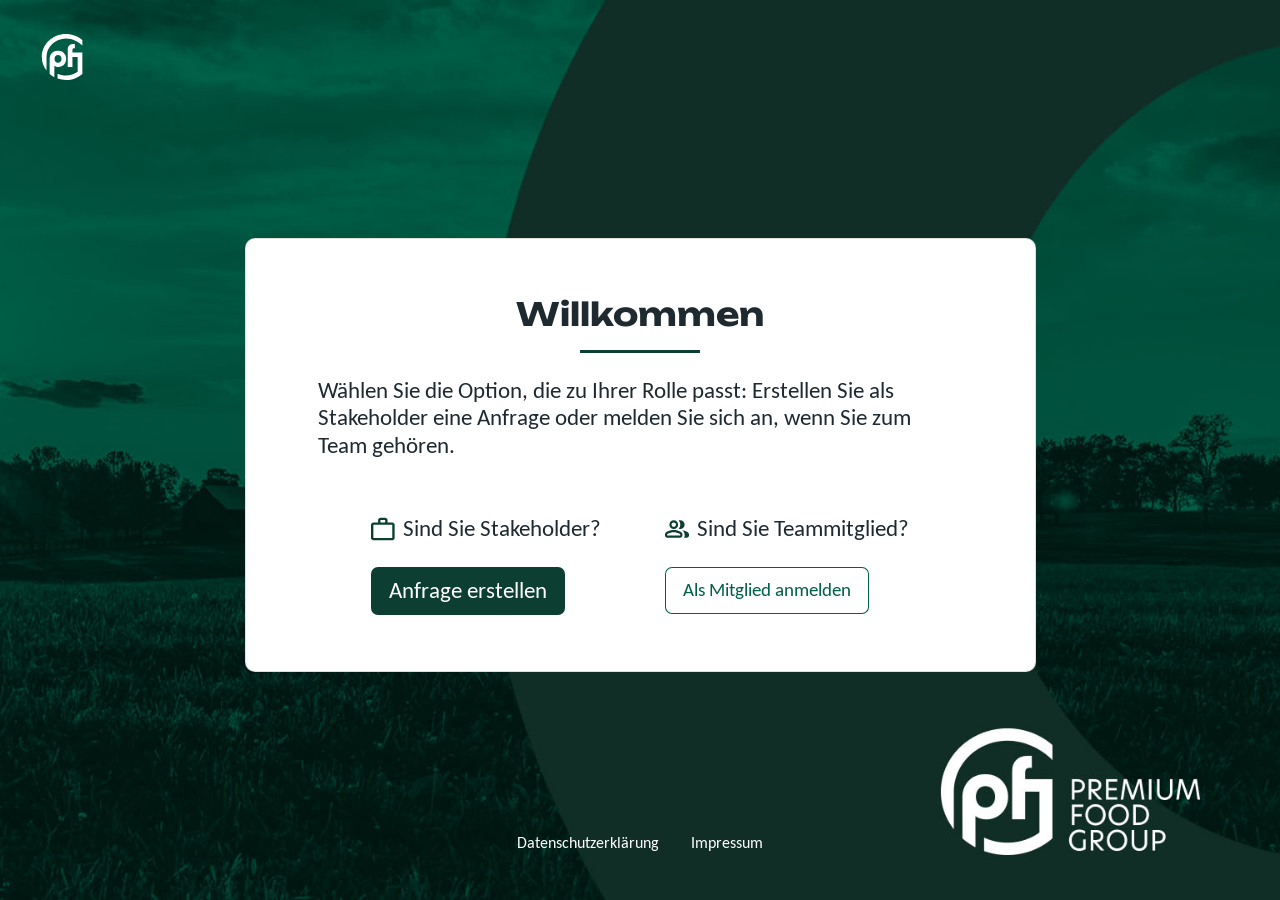
<file: index.html>
<!DOCTYPE html>
<html lang="de">
<head>
  <meta charset="utf-8">
  <meta name="viewport" content="width=device-width, initial-scale=1">
  <title>PFG Issue Collector · Willkommen</title>
  <meta name="description" content="Wählen Sie Ihre Rolle: Stellen Sie als Stakeholder eine Feature-Anfrage oder melden Sie sich als Teammitglied an.">
  <link rel="icon" href="/assets/logos/pfg-favicon.svg" type="image/svg+xml">
  <link rel="stylesheet" href="/assets/fonts/fonts.css">
  <link rel="stylesheet" href="/css/core/tokens.css">
  <link rel="stylesheet" href="/css/landing/base.css">
  <link rel="stylesheet" href="/css/landing/components.css">
  <link rel="stylesheet" href="/css/landing/pages.css">
</head>
<body>
  <main class="welcome-page">
    <div class="welcome-page__splash" aria-hidden="true"></div>
    <img class="welcome-page__logo" src="/assets/logos/join-logo-splash.svg"
         alt="" width="64" height="78">
    <div class="welcome-page__content">
      <p class="welcome-page__signup">
        <span>Noch kein Konto?</span>
        <a href="/html/pages/sign-up.html" class="text-button text-button--on-dark" data-label="Registrieren">Registrieren</a>
      </p>

      <section class="welcome-card" aria-labelledby="welcome-title">
        <div class="welcome-card__intro">
          <h1 class="welcome-card__title" id="welcome-title">
            Willkommen
            <hr class="welcome-card__rule">
          </h1>
          <p class="welcome-card__lead">
            Wählen Sie die Option, die zu Ihrer Rolle passt: Erstellen Sie als Stakeholder
            eine Anfrage oder melden Sie sich an, wenn Sie zum Team gehören.
          </p>
        </div>

        <div class="welcome-card__options">
          <div class="role-option">
            <p class="role-option__prompt">
              <img src="/assets/icons/stakeholder-work.svg" alt="">
              Sind Sie Stakeholder?
            </p>
            <a class="button button--role" href="/html/pages/request.html">Anfrage erstellen</a>
          </div>

          <div class="role-option">
            <p class="role-option__prompt">
              <img src="/assets/icons/team-member.svg" alt="">
              Sind Sie Teammitglied?
            </p>
            <a class="button button--role-secondary" href="/html/pages/login.html">Als Mitglied anmelden</a>
          </div>
        </div>
      </section>
    </div>

    <nav class="welcome-page__footer" aria-label="Rechtliches">
      <a class="text-button text-button--on-dark" href="/html/pages/privacy-policy.html" data-label="Datenschutzerklärung">Datenschutzerklärung</a>
      <a class="text-button text-button--on-dark" href="/html/pages/legal-notice.html" data-label="Impressum">Impressum</a>
    </nav>
  </main>
</body>
</html>
</file>
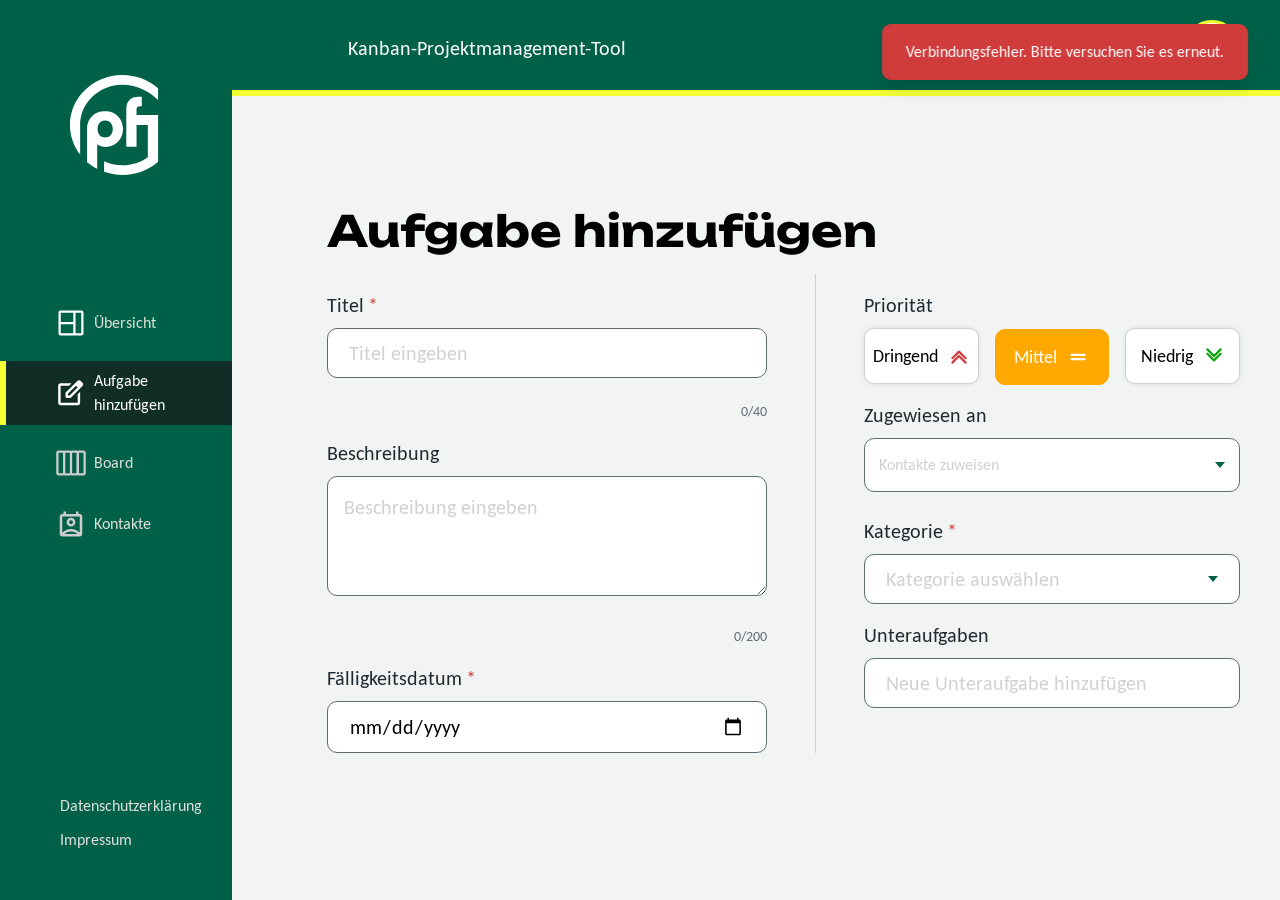
<file: html/pages/add-task.html>
<!DOCTYPE html>
<html lang="de">
  <head>
    <meta charset="UTF-8" />
    <meta name="viewport" content="width=device-width, initial-scale=1.0" />
    <title>PFG Issue Collector · Aufgabe hinzufügen</title>
    <link rel="icon" href="/assets/logos/pfg-favicon.svg" type="image/svg+xml" />
    <link rel="stylesheet" href="/assets/fonts/fonts.css" />
    <link rel="stylesheet" href="/css/core/tokens.css" />
    <link rel="stylesheet" href="/css/core/variables.css" />
    <link rel="stylesheet" href="/css/core/base.css" />
    <link rel="stylesheet" href="/css/components/index.css" />
    <link rel="stylesheet" href="/css/pages/add-task.css" />
  </head>

  <body class="addtask-page">
    <div class="app-shell">
      <aside id="nav-bar-placeholder"></aside>
      <div class="page-column">
        <div id="header-placeholder"></div>
        <!-- content starts here -->
        <main class="content">
        <h1 class="addtask-page-title">Aufgabe hinzufügen</h1>
         <form id="add-task-form" class="addtask-form" novalidate>
  <!-- status preset from board -->
  <input type="hidden" id="task-status-preset" value="triage" />
  <input type="hidden" id="task-category-value" value="" />

  <div class="addtask-grid">
    <div>
      <label>Titel<span class="req">*</span></label>
      <input id="task-title" type="text" placeholder="Titel eingeben" maxlength="40" />
      <div class="field-error" id="task-title-error"></div>
      <div class="field-counter" id="task-title-counter">0/40</div>
      
      <label>Beschreibung</label>
      <textarea id="task-description" placeholder="Beschreibung eingeben" maxlength="200"></textarea>
      <div class="field-error" id="task-description-error"></div>
      <div class="field-counter" id="task-description-counter">0/200</div>

      <label>Fälligkeitsdatum<span class="req">*</span></label>
      <input id="task-due-date" type="date" />
    </div>

    <div>
      <label>Priorität</label>
      <div class="prio-row">
        <button type="button" class="prio-btn" data-prio="urgent">
          <span class="prio-label">Dringend</span>
          <svg class="prio-icon" viewBox="0 0 20 16" aria-hidden="true">
            <path d="M4 10L10 4L16 10" fill="none" stroke="currentColor" stroke-width="2" stroke-linecap="round" stroke-linejoin="round" />
            <path d="M4 14L10 8L16 14" fill="none" stroke="currentColor" stroke-width="2" stroke-linecap="round" stroke-linejoin="round" />
          </svg>
        </button>
        <button type="button" class="prio-btn is-active" data-prio="medium">
          <span class="prio-label">Mittel</span>
          <svg class="prio-icon" viewBox="0 0 20 16" aria-hidden="true">
            <path d="M4 6H16" fill="none" stroke="currentColor" stroke-width="2" stroke-linecap="round" />
            <path d="M4 10H16" fill="none" stroke="currentColor" stroke-width="2" stroke-linecap="round" />
          </svg>
        </button>
        <button type="button" class="prio-btn" data-prio="low">
          <span class="prio-label">Niedrig</span>
          <svg class="prio-icon" viewBox="0 0 20 16" aria-hidden="true">
            <path d="M4 2L10 8L16 2" fill="none" stroke="currentColor" stroke-width="2" stroke-linecap="round" stroke-linejoin="round" />
            <path d="M4 6L10 12L16 6" fill="none" stroke="currentColor" stroke-width="2" stroke-linecap="round" stroke-linejoin="round" />
          </svg>
        </button>
      </div>

      <label>Zugewiesen an</label>
      <div class="dropdown dropdown--select assigned-dropdown" id="assigned-dropdown">
        <div
          class="dropdown-toggle"
          data-assigned-toggle
          role="button"
          tabindex="0"
          aria-haspopup="listbox"
          aria-expanded="false"
        >
          <input
            type="text"
            class="assigned-input"
            data-assigned-input
            placeholder="Kontakte zuweisen"
            aria-label="Kontakte suchen"
            autocomplete="off"
          />
          <span class="dropdown-caret" aria-hidden="true"></span>
        </div>
        <div class="dropdown-menu" data-assigned-menu hidden></div>
      </div>
      <div class="assigned-selected" data-assigned-avatars hidden></div>

      <label>Kategorie<span class="req">*</span></label>
      <div class="dropdown dropdown--select" id="category-dropdown">
        <button
          type="button"
          class="dropdown-toggle"
          data-category-toggle
          aria-haspopup="listbox"
          aria-expanded="false"
        >
          <span class="dropdown-placeholder" data-category-value>Kategorie auswählen</span>
          <span class="dropdown-caret" aria-hidden="true"></span>
        </button>
        <div class="dropdown-menu" data-category-menu hidden>
          <button
            type="button"
            class="dropdown-item"
            data-category-item
            data-value="userstory"
            data-label="User Story"
          >
            User Story
          </button>
          <button
            type="button"
            class="dropdown-item"
            data-category-item
            data-value="technical"
            data-label="Technische Aufgabe"
          >
            Technische Aufgabe
          </button>
        </div>
      </div>

      <label>Unteraufgaben</label>
  <div class="subtask-row">
    <div class="subtask-input-actions">
      <button
        type="button"
        class="subtask-input-action"
        data-subtask-input-action="clear"
        aria-label="Unteraufgabe leeren"
      >
        <img src="/assets/img/icons/delete.svg" alt="" aria-hidden="true" />
      </button>
      <button
        type="button"
        class="subtask-input-action"
        data-subtask-input-action="save"
        aria-label="Unteraufgabe speichern"
      >
        <img src="/assets/img/icons/done.svg" alt="" aria-hidden="true" />
      </button>
    </div>
    <input id="subtask-input" type="text" placeholder="Neue Unteraufgabe hinzufügen" maxlength="30" />
  </div>
      <div class="field-error" id="subtask-error"></div>
      <div id="subtask-list"></div>
    </div>
  </div>

  <div id="add-task-form-msg" class="form-msg" aria-live="polite"></div>

  <div class="addtask-footer">
    <p class="req-note"><span class="req">*</span>Pflichtfeld</p>
    <button type="button" id="clear-btn">
      <span class="btn-label">Zurücksetzen</span>
      <svg class="btn-icon" viewBox="0 0 16 16" aria-hidden="true">
        <path d="M4 4L12 12M12 4L4 12" fill="none" stroke="currentColor" stroke-width="2" stroke-linecap="round" />
      </svg>
    </button>
    <button type="submit" id="create-btn">
      <span class="btn-label">Aufgabe erstellen</span>
      <svg class="btn-icon" viewBox="0 0 16 16" aria-hidden="true">
        <path d="M3 8L6 11L13 4" fill="none" stroke="currentColor" stroke-width="2" stroke-linecap="round" stroke-linejoin="round" />
      </svg>
    </button>
  </div>
</form>



        
                </main>

        <!-- content ends here -->
      </div>
    </div>
    <script src="/js/core/constants.js"></script>
    <script src="/js/core/data-utils.js"></script>
    <script src="/js/core/ui-utils.js"></script>
    <script src="/js/core/confirm-overlay.js"></script>
    <script src="/js/core/toast.js"></script>
    <script src="/js/core/auth-service.js"></script>
    <script src="/js/core/firebase-service.js"></script>
    <script src="/js/templates/components-templates.js"></script>
    <script src="/js/components/components.js"></script>
    <script src="/js/features/board/add-task-form-state.js"></script>
    <script src="/js/features/board/add-task-form-categories.js"></script>
    <script src="/js/features/board/add-task-form-assigned-data.js"></script>
    <script src="/js/features/board/add-task-form-assigned-ui.js"></script>
    <script src="/js/features/board/add-task-form-assigned.js"></script>
    <script src="/js/features/board/add-task-form-subtasks-render.js"></script>
    <script src="/js/features/board/add-task-form-subtasks-edit.js"></script>
    <script src="/js/features/board/add-task-form-subtasks-events.js"></script>
    <script src="/js/features/board/add-task-form-subtasks-normalize.js"></script>
    <script src="/js/features/board/add-task-form-subtasks-main.js"></script>
    <script src="/js/features/board/add-task-form-submit-counters.js"></script>
    <script src="/js/features/board/add-task-form-submit-ui.js"></script>
    <script src="/js/features/board/add-task-form-submit-validation.js"></script>
    <script src="/js/features/board/add-task-form-submit.js"></script>
    <script src="/js/features/add-task/task-utils.js"></script>
    <script src="/js/features/add-task/add-task.js"></script>
  </body>
</html>
</file>
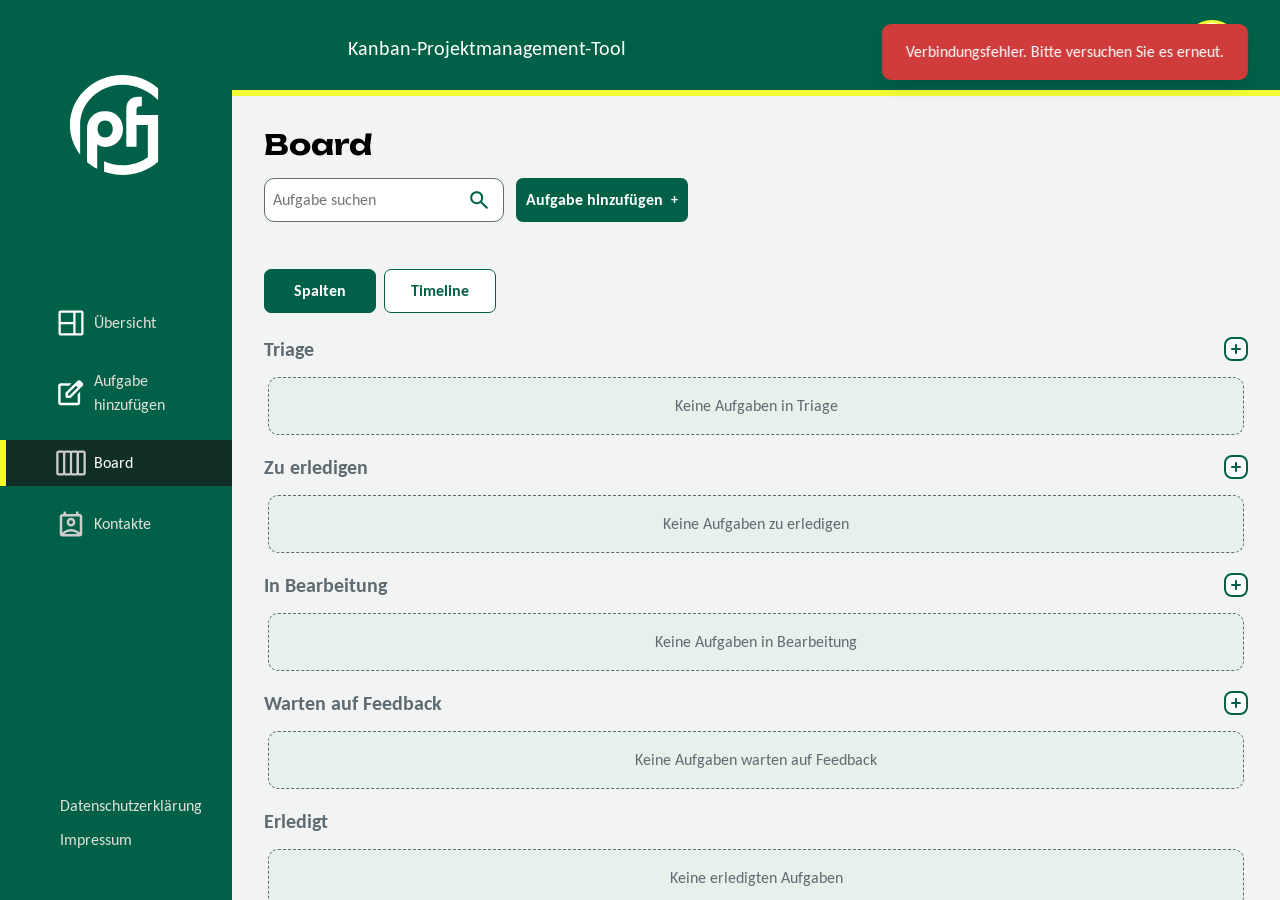
<file: html/pages/board.html>
<!doctype html>
<html lang="de">
  <head>
    <meta charset="UTF-8" />
    <meta name="viewport" content="width=device-width, initial-scale=1.0" />
    <title>PFG Issue Collector · Board</title>
    <link rel="icon" href="/assets/logos/pfg-favicon.svg" type="image/svg+xml" />

    <!-- Global components + page styles -->
    <link rel="stylesheet" href="/assets/fonts/fonts.css" />
    <link rel="stylesheet" href="/css/core/tokens.css" />
    <link rel="stylesheet" href="/css/core/variables.css" />
    <link rel="stylesheet" href="/css/core/base.css" />
    <link rel="stylesheet" href="/css/components/index.css" />
    <link rel="stylesheet" href="/css/pages/board.css" />
    <link rel="stylesheet" href="/css/pages/board-timeline.css" />
    <link rel="stylesheet" href="/css/pages/overlay.css" />
  </head>

  <body>
    <div class="app-shell">
      <aside id="nav-bar-placeholder"></aside>

      <div class="page-column">
        <div id="header-placeholder"></div>

        <main class="content board-content">
          <!-- content starts here -->
          <section class="board-page" data-view="columns">
            <!-- Board header row -->
            <div class="board-head">
              <h1 class="board-title">Board</h1>

              <div class="board-actions">
                <!-- Search -->
                <div class="board-search">
                  <input
                    id="boardSearchInput"
                    class="board-search-input"
                    type="text"
                    placeholder="Aufgabe suchen"
                  />

                  <!-- Search icon button (optional UI-only) -->
                  <button
                    id="boardSearchBtn"
                    class="board-search-btn"
                    type="button"
                    aria-label="Suchen"
                  >
                    <img src="/assets/img/icons/search.svg" alt="" />
                  </button>
                </div>

                <!-- Add Task (opens overlay) -->
                <button
                  id="boardAddTaskBtn"
                  class="board-add-btn"
                  type="button"
                >
                  Aufgabe hinzufügen <span class="board-add-plus">+</span>
                </button>
              </div>
            </div>

            <div class="board-view-bar" role="group" aria-label="Ansicht">
              <button class="board-view-btn" type="button" data-board-view="columns" aria-pressed="true">Spalten</button>
              <button class="board-view-btn" type="button" data-board-view="timeline" aria-pressed="false">Timeline</button>
            </div>

            <!-- No results message (shown only if search has no matches) -->
            <p id="boardNoResults" class="board-no-results" hidden>
              Keine Ergebnisse gefunden
            </p>

            <!-- Board columns -->
            <div class="board-columns">
              <!-- Triage -->
              <section class="board-column" data-status="triage">
                <div class="board-column-head">
                  <h2 class="board-column-title">Triage</h2>
                  <button
                    class="board-column-add"
                    type="button"
                    aria-label="Aufgabe in Spalte Triage hinzufügen"
                  >
                    <img src="/assets/img/icons/plus-button-1.svg" alt="" />
                  </button>
                </div>

                <div class="board-column-body" data-board-body>
                  <div class="board-empty">Keine Aufgaben in Triage</div>
                </div>
              </section>

              <!-- To do -->
              <section class="board-column" data-status="todo">
                <div class="board-column-head">
                  <h2 class="board-column-title">Zu erledigen</h2>
                  <button
                    class="board-column-add"
                    type="button"
                    aria-label="Aufgabe in Spalte Zu erledigen hinzufügen"
                  >
                    <img src="/assets/img/icons/plus-button-1.svg" alt="" />
                  </button>
                </div>

                <!-- IMPORTANT: data-board-body must be on the column body -->
                <div class="board-column-body" data-board-body>
                  <div class="board-empty">Keine Aufgaben zu erledigen</div>
                </div>
              </section>

              <!-- In progress -->
              <section class="board-column" data-status="inprogress">
                <div class="board-column-head">
                  <h2 class="board-column-title">In Bearbeitung</h2>
                  <button
                    class="board-column-add"
                    type="button"
                    aria-label="Aufgabe in Spalte In Bearbeitung hinzufügen"
                  >
                    <img src="/assets/img/icons/plus-button-1.svg" alt="" />
                  </button>
                </div>

                <div class="board-column-body" data-board-body>
                  <div class="board-empty">Keine Aufgaben in Bearbeitung</div>
                </div>
              </section>

              <!-- Await feedback -->
              <section class="board-column" data-status="awaitfeedback">
                <div class="board-column-head">
                  <h2 class="board-column-title">Warten auf Feedback</h2>
                  <button
                    class="board-column-add"
                    type="button"
                    aria-label="Aufgabe in Spalte Warten auf Feedback hinzufügen"
                  >
                    <img src="/assets/img/icons/plus-button-1.svg" alt="" />
                  </button>
                </div>

                <div class="board-column-body" data-board-body>
                  <div class="board-empty">Keine Aufgaben warten auf Feedback</div>
                </div>
              </section>

              <!-- Done (NO plus button allowed here) -->
              <section class="board-column" data-status="done">
                <div class="board-column-head">
                  <h2 class="board-column-title">Erledigt</h2>
                  <!-- no add button in done -->
                </div>

                <div class="board-column-body" data-board-body>
                  <div class="board-empty">Keine erledigten Aufgaben</div>
                </div>
              </section>
            </div>

            <section class="board-timeline" aria-label="Timeline">
              <ul class="board-timeline-legend">
                <li class="board-timeline-key board-timeline-key--urgent">Dringend</li>
                <li class="board-timeline-key board-timeline-key--medium">Mittel</li>
                <li class="board-timeline-key board-timeline-key--low">Niedrig</li>
                <li class="board-timeline-key board-timeline-key--today">Heute</li>
              </ul>
              <div id="boardTimeline" class="board-timeline-scroller"></div>
            </section>
          </section>
          <!-- content ends here -->
        </main>
      </div>
    </div>

    <div id="overlayRoot" class="overlay-root hidden" aria-hidden="true"></div>

    <!-- Scripts (order matters!) -->
    <script src="/js/core/constants.js"></script>
    <script src="/js/core/data-utils.js"></script>
    <script src="/js/core/ui-utils.js"></script>
    <script src="/js/core/confirm-overlay.js"></script>
    <script src="/js/core/toast.js"></script>
    <script src="/js/core/auth-service.js"></script>
    <script src="/js/core/firebase-service.js"></script>
    <script src="/js/templates/board-templates.js"></script>
    <script src="/js/templates/add-task-templates.js"></script>
    <script src="/js/templates/components-templates.js"></script>
    <script src="/js/components/components.js"></script>
    <script src="/js/features/board/add-task-form-state.js"></script>
    <script src="/js/features/board/add-task-form-categories.js"></script>
    <script src="/js/features/board/add-task-form-assigned-data.js"></script>
    <script src="/js/features/board/add-task-form-assigned-ui.js"></script>
    <script src="/js/features/board/add-task-form-assigned.js"></script>
    <script src="/js/features/board/add-task-form-subtasks-render.js"></script>
    <script src="/js/features/board/add-task-form-subtasks-edit.js"></script>
    <script src="/js/features/board/add-task-form-subtasks-events.js"></script>
    <script src="/js/features/board/add-task-form-subtasks-normalize.js"></script>
    <script src="/js/features/board/add-task-form-subtasks-main.js"></script>
    <script src="/js/features/board/add-task-form-submit-ui.js"></script>
    <script src="/js/features/board/add-task-form-submit-validation.js"></script>
    <script src="/js/features/board/add-task-form-submit-counters.js"></script>
    <script src="/js/features/board/add-task-form-submit.js"></script>
    <script src="/js/features/board/add-task-overlay.js"></script>
    <script src="/js/features/board/notify-status.js"></script>
    <script src="/js/features/board/draganddrop.js"></script>
    <script src="/js/features/board/create-task-overlay.js"></script>
    <script src="/js/features/board/create-task-actions.js"></script>
    <script src="/js/features/board/create-task-detail-creator.js"></script>
    <script src="/js/features/board/create-task-detail.js"></script>
    <script src="/js/features/board/create-task.js"></script>
    <script src="/js/features/board/render-cards-meta.js"></script>
    <script src="/js/features/board/render-cards-progress.js"></script>
    <script src="/js/features/board/render-cards-assigned.js"></script>
    <script src="/js/features/board/render-cards-prio.js"></script>
    <script src="/js/features/board/render-cards.js"></script>
    <script src="/js/features/board/board-timeline-scale.js"></script>
    <script src="/js/features/board/board-timeline.js"></script>
    <script src="/js/features/board/board.js"></script>
  </body>
</html>
</file>
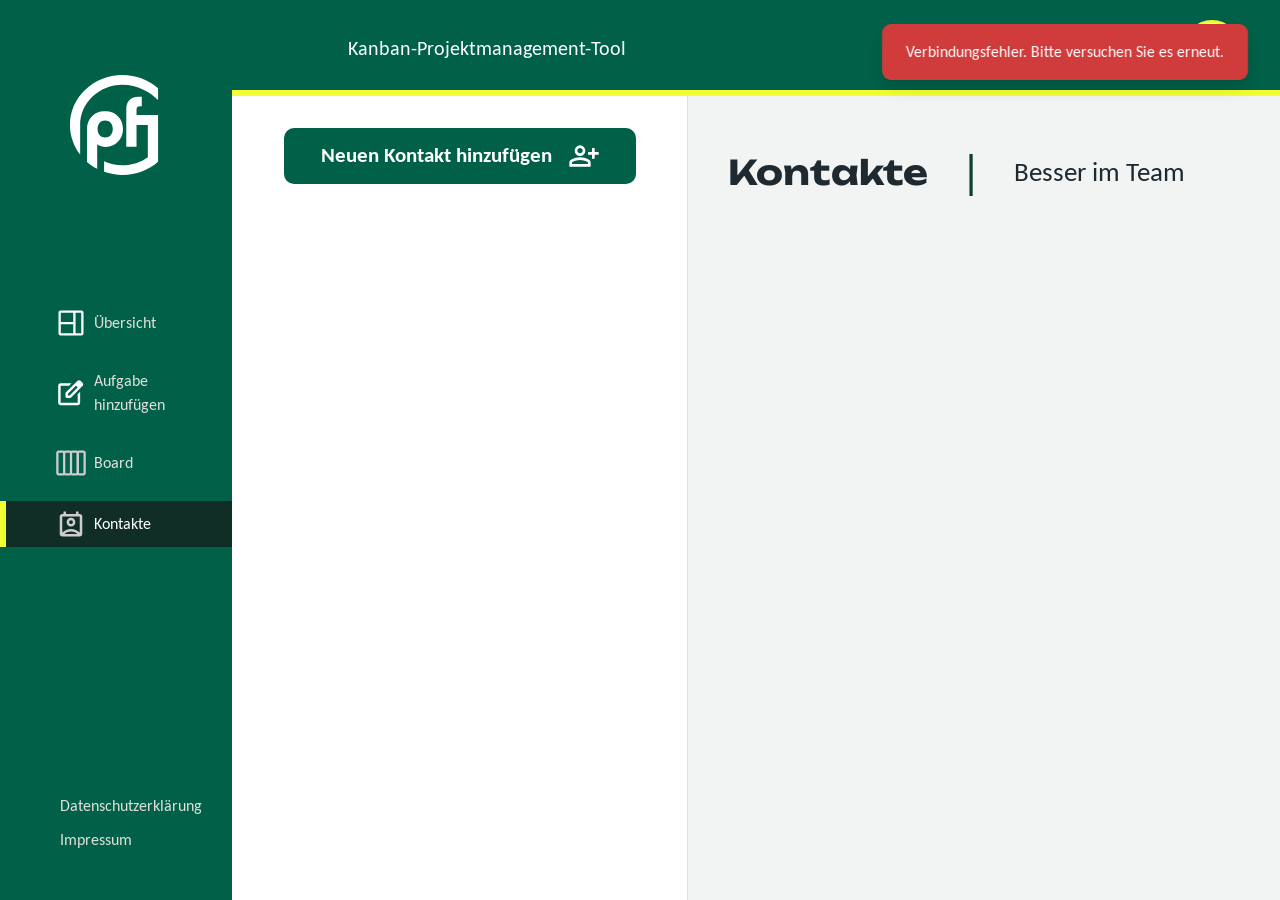
<file: html/pages/contacts.html>
<!doctype html>
<html lang="de">
  <head>
    <meta charset="UTF-8" />
    <meta name="viewport" content="width=device-width, initial-scale=1.0" />
    <title>PFG Issue Collector · Kontakte</title>
    <link rel="icon" href="/assets/logos/pfg-favicon.svg" type="image/svg+xml" />
    <link rel="stylesheet" href="/assets/fonts/fonts.css" />
    <link rel="stylesheet" href="/css/core/tokens.css" />
    <link rel="stylesheet" href="/css/core/variables.css" />
    <link rel="stylesheet" href="/css/core/base.css" />
    <link rel="stylesheet" href="/css/components/index.css" />
    <link rel="stylesheet" href="/css/pages/contacts.css" />
  </head>

  <body>
    <div class="app-shell">
      <aside id="nav-bar-placeholder"></aside>
      <div class="page-column">
        <div id="header-placeholder"></div>

        <!-- content starts here -->
        <main class="content contacts-page">
          <div class="contacts-main">
            <section class="contact-list-panel">
              <button
                class="list-add-button"
                type="button"
                aria-controls="contact-overlay"
              >
                <span>Neuen Kontakt hinzufügen</span>
                <img class="button-icon" src="/assets/icons/material/person-add.svg" alt="">
              </button>
              <div class="contact-list" aria-live="polite"></div>
            </section>

            <section class="contact-detail-panel">
              <section class="contacts-header">
                <div class="contacts-title-row">
                  <h1>Kontakte</h1>
                  <button
                    type="button"
                    class="contact-back-button"
                    aria-label="Zurück zu den Kontakten"
                  >
                    <img
                      src="/assets/img/icons/property-1-default.svg"
                      alt=""
                      aria-hidden="true"
                    />
                  </button>
                </div>
                <p class="content-border">|</p>
                <p class="contacts-tagline">Besser im Team</p>
              </section>

              <section id="contact-detail-injection"></section>
            </section>
          </div>
        </main>

        <!-- Edit Contact Overlay or Add New Contact Overlay -->
        <section
          id="contact-overlay"
          class="contact-overlay"
          aria-hidden="true"
        >
          <div
            class="contact-overlay-dialog"
            role="dialog"
            aria-modal="true"
            aria-labelledby="contact-overlay-title"
          >
            <button
              type="button"
              class="overlay-close-button"
              data-overlay-close
              aria-label="Dialog schließen"
            >
              X
            </button>
            <div class="overlay-panel overlay-panel-top">
              <div class="overlay-brand">
                <div class="overlay-logo">
                  <img src="/assets/img/capa-1.svg" alt="Logo PFG Issue Collector" />
                </div>
                <h2 id="contact-overlay-title">Kontakt hinzufügen</h2>
                <p class="overlay-tagline">Aufgaben gelingen besser im Team.</p>
                <span class="overlay-underline"></span>
              </div>
            </div>

            <div class="overlay-panel overlay-panel-bottom">
              <div class="overlay-form-row">
                <div class="overlay-avatar">
                  <div class="avatar-circle">
                    <img
                      src="/assets/img/icons/group-13.svg"
                      alt="Benutzer-Avatar"
                    />
                  </div>
                </div>
                <form id="contact-form" class="overlay-form" novalidate>
                  <div class="field-group">
                    <label class="sr-only" for="contact-name">Name</label>
                    <div class="input-with-icon">
                      <!-- <span class="input-prefix">ddddd</span> -->
                      <input
                        class="overlay-input"
                        id="contact-name"
                        name="name"
                        type="text"
                        placeholder="Name"
                        autocomplete="name"
                      maxlength="30" />
                      <span class="input-icon" aria-hidden="true">
                        <img src="/assets/img/icons/person.svg" alt="" />
                      </span>
                    </div>
                    <div class="field-error" id="contact-name-error"></div>
                    <div class="field-counter" id="contact-name-counter">
                      0/30
                    </div>
                  </div>

                  <div class="field-group">
                    <label class="sr-only" for="contact-email">E-Mail</label>
                    <div class="input-with-icon">
                      <!-- <span class="input-prefix">email=</span> -->
                      <input
                        class="overlay-input"
                        id="contact-email"
                        name="email"
                        type="email"
                        placeholder="E-Mail"
                        autocomplete="email"
                      maxlength="50" />
                      <span class="input-icon" aria-hidden="true">
                        <img src="/assets/img/icons/mail.svg" alt="" />
                      </span>
                    </div>
                    <div class="field-error" id="contact-email-error"></div>
                    <div class="field-counter" id="contact-email-counter">
                      0/30
                    </div>
                  </div>

                  <div class="field-group">
                    <label class="sr-only" for="contact-phone">Telefon</label>
                    <div class="input-with-icon">
                      <!-- <span class="input-prefix">phone=</span> -->
                      <input
                        class="overlay-input"
                        id="contact-phone"
                        name="phone"
                        type="tel"
                        placeholder="Telefon"
                        autocomplete="tel" />
                      <span class="input-icon" aria-hidden="true">
                        <img src="/assets/img/icons/call.svg" alt="" />
                      </span>
                    </div>
                    <div class="field-error" id="contact-phone-error"></div>
                    <div class="field-counter" id="contact-phone-counter">
                      0/30
                    </div>
                  </div>

                  <!-- Error message -->
                  <div id="contactFormMsg" class="form-msg"></div>

                  <div class="overlay-actions">
                    <button
                      type="button"
                      id="contact-cancel"
                      class="overlay-btn overlay-btn-secondary"
                      data-overlay-close
                    >
                      <span>Abbrechen</span>
                    </button>
                    <button
                      type="button"
                      id="contact-delete"
                      class="overlay-btn overlay-btn-secondary"
                    >
                      <span>Löschen</span>
                    </button>
                    <button
                      type="submit"
                      class="overlay-btn overlay-btn-primary"
                    >
                      <span>Kontakt erstellen</span>
                    </button>
                  </div>
                </form>
              </div>
            </div>
          </div>
        </section>

        <!-- content ends here -->
      </div>
    </div>
    <script src="/js/core/constants.js"></script>
    <script src="/js/core/data-utils.js"></script>
    <script src="/js/core/ui-utils.js"></script>
    <script src="/js/core/confirm-overlay.js"></script>
    <script src="/js/core/toast.js"></script>
    <script src="/js/core/auth-service.js"></script>
    <script src="/js/core/firebase-service.js"></script>
    <script src="/js/templates/contacts-templates.js"></script>
    <script src="/js/templates/components-templates.js"></script>
    <script src="/js/components/components.js"></script>
    <script src="/js/features/contacts/contacts-data.js"></script>
    <script src="/js/features/contacts/contacts-list.js"></script>
    <script src="/js/features/contacts/contacts-detail.js"></script>
    <script src="/js/features/contacts/contacts-overlay-ui.js"></script>
    <script src="/js/features/contacts/contacts-overlay.js"></script>
    <script src="/js/features/contacts/contacts-persistence.js"></script>
    <script src="/js/features/contacts/contacts-init.js"></script>
  </body>
</html>
</file>
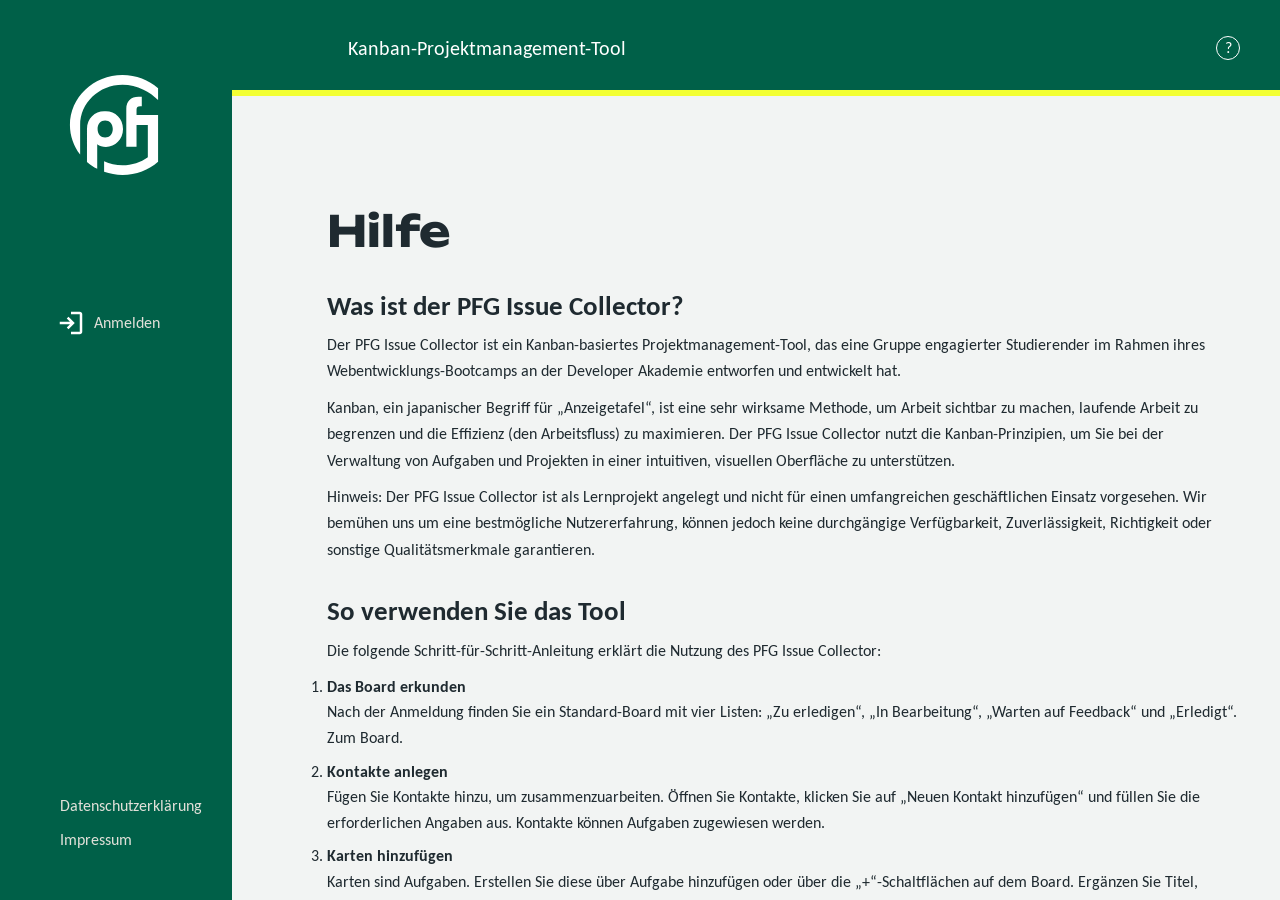
<file: html/pages/help.html>
<!DOCTYPE html>
<html lang="de">
  <head>
    <meta charset="UTF-8" />
    <meta name="viewport" content="width=device-width, initial-scale=1.0" />
    <title>PFG Issue Collector · Hilfe</title>
    <link rel="icon" href="/assets/logos/pfg-favicon.svg" type="image/svg+xml" />
    <link rel="stylesheet" href="/assets/fonts/fonts.css" />
    <link rel="stylesheet" href="/css/core/tokens.css" />
    <link rel="stylesheet" href="/css/core/variables.css" />
    <link rel="stylesheet" href="/css/core/base.css" />
    <link rel="stylesheet" href="/css/components/index.css" />
    <link rel="stylesheet" href="/css/pages/policy.css" />
  </head>

  <body>
    <div class="app-shell">
      <aside id="nav-bar-placeholder"></aside>

      <div class="page-column">
        <div id="header-placeholder"></div>
        <!-- content starts here -->

        <main class="page-body policy-page">
          <article class="policy policy--paper">
            <header class="policy-header">
              <div>
                <h1 class="policy-title">Hilfe</h1>
              </div>

            </header>

            <section id="what-is-join" class="policy-section">
              <h2>Was ist der PFG Issue Collector?</h2>

              <p>
                Der <a href="./summary.html">PFG Issue Collector</a> ist ein
                Kanban-basiertes Projektmanagement-Tool, das eine Gruppe
                engagierter Studierender im Rahmen ihres
                Webentwicklungs-Bootcamps an der
                <a
                  href="https://developerakademie.com/"
                  target="_blank"
                  rel="noopener noreferrer"
                  >Developer Akademie</a
                >
                entworfen und entwickelt hat.
              </p>

              <p>
                Kanban, ein japanischer Begriff für „Anzeigetafel“, ist eine
                sehr wirksame Methode, um Arbeit sichtbar zu machen, laufende
                Arbeit zu begrenzen und die Effizienz (den Arbeitsfluss) zu
                maximieren. Der PFG Issue Collector nutzt die Kanban-Prinzipien,
                um Sie bei der Verwaltung von Aufgaben und Projekten in einer
                intuitiven, visuellen Oberfläche zu unterstützen.
              </p>

              <p>
                Hinweis: Der PFG Issue Collector ist als Lernprojekt angelegt
                und nicht für einen umfangreichen geschäftlichen Einsatz
                vorgesehen. Wir bemühen uns um eine bestmögliche
                Nutzererfahrung, können jedoch keine durchgängige
                Verfügbarkeit, Zuverlässigkeit, Richtigkeit oder sonstige
                Qualitätsmerkmale garantieren.
              </p>
            </section>

            <section id="how-to-use" class="policy-section">
              <h2>So verwenden Sie das Tool</h2>
              <p>Die folgende Schritt-für-Schritt-Anleitung erklärt die Nutzung des PFG Issue Collector:</p>

              <ol>
                <li>
                  <strong>Das Board erkunden</strong><br />
                  Nach der Anmeldung finden Sie ein Standard-Board mit vier
                  Listen: „Zu erledigen“, „In Bearbeitung“, „Warten auf
                  Feedback“ und „Erledigt“. Zum
                  <a href="./board.html">Board</a>.
                </li>

                <li>
                  <strong>Kontakte anlegen</strong><br />
                  Fügen Sie Kontakte hinzu, um zusammenzuarbeiten. Öffnen Sie
                  <a href="./contacts.html">Kontakte</a>, klicken Sie auf
                  „Neuen Kontakt hinzufügen“ und füllen Sie die erforderlichen
                  Angaben aus. Kontakte können Aufgaben zugewiesen werden.
                </li>

                <li>
                  <strong>Karten hinzufügen</strong><br />
                  Karten sind Aufgaben. Erstellen Sie diese über
                  <a href="./add-task.html">Aufgabe hinzufügen</a> oder über
                  die „+“-Schaltflächen auf dem Board. Ergänzen Sie Titel,
                  Beschreibung, Fälligkeitsdatum, Priorität, Kategorie,
                  zugewiesene Personen und Unteraufgaben.
                </li>

                <li>
                  <strong>Karten verschieben</strong><br />
                  Verschieben Sie Aufgaben mit dem Arbeitsfortschritt zwischen
                  den Spalten (z. B. „Zu erledigen“ → „In Bearbeitung“ →
                  „Warten auf Feedback“ → „Erledigt“). So bleibt Ihr
                  Arbeitsablauf transparent.
                </li>

                <li>
                  <strong>Die Übersicht nutzen</strong><br />
                  Die <a href="./summary.html">Übersicht</a> zeigt die
                  wichtigsten Kennzahlen (Aufgaben je Status, dringende
                  Aufgaben, nächste Frist). Nutzen Sie sie als kompaktes
                  Dashboard.
                </li>
              </ol>
            </section>
          </article>
        </main>
      </div>
    </div>
    <script src="/js/core/constants.js"></script>
    <script src="/js/core/data-utils.js"></script>
    <script src="/js/core/ui-utils.js"></script>
    <script src="/js/core/confirm-overlay.js"></script>
    <script src="/js/core/toast.js"></script>
    <script src="/js/core/auth-service.js"></script>
    <script src="/js/core/firebase-service.js"></script>
    <script src="/js/templates/components-templates.js"></script>
    <script src="/js/components/components.js"></script>
  </body>
</html>
</file>
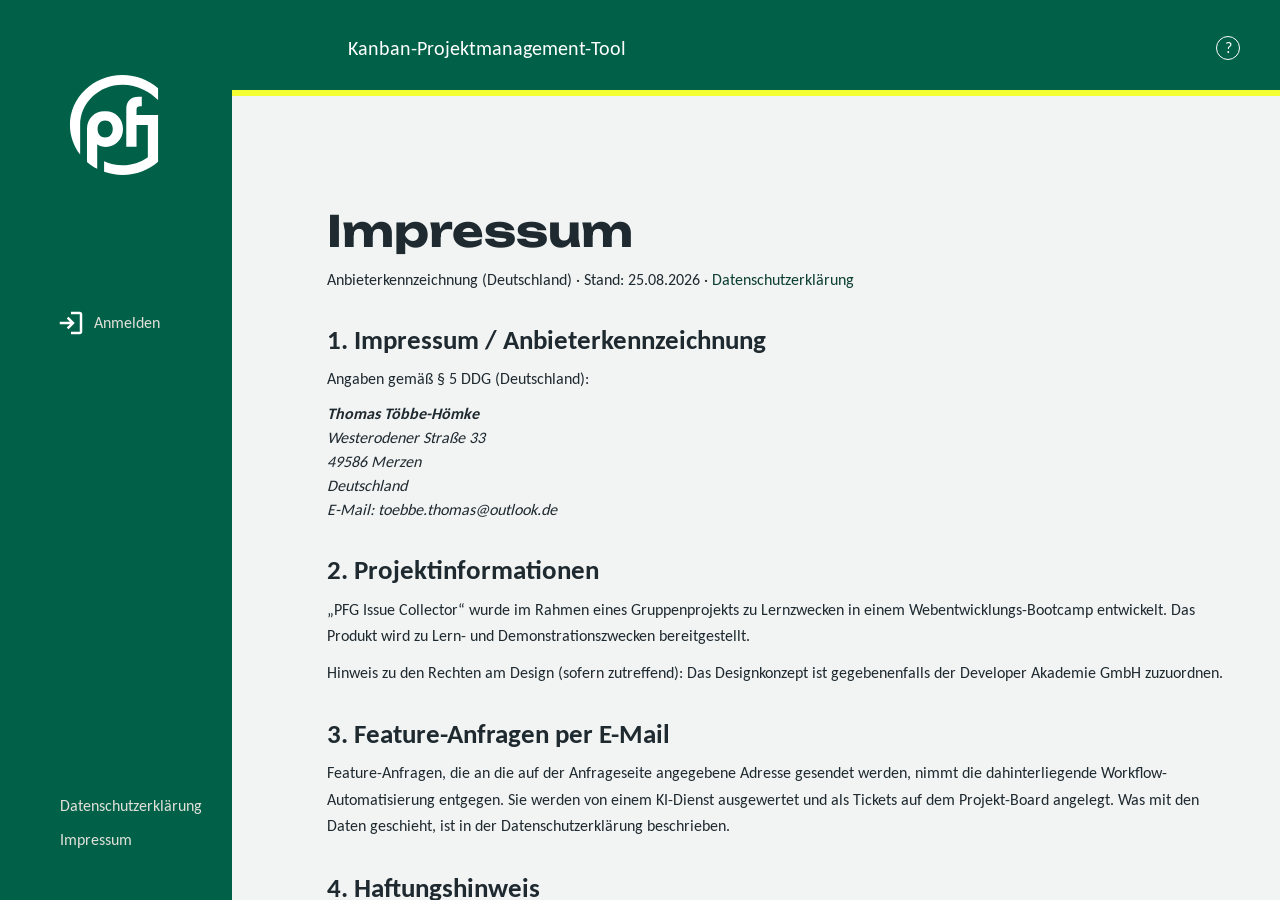
<file: html/pages/legal-notice.html>
<!DOCTYPE html>
<html lang="de">
  <head>
    <meta charset="UTF-8" />
    <meta name="viewport" content="width=device-width, initial-scale=1.0" />
    <title>PFG Issue Collector · Impressum</title>

    <link rel="icon" href="/assets/logos/pfg-favicon.svg" type="image/svg+xml" />
    <link rel="stylesheet" href="/assets/fonts/fonts.css" />
    <link rel="stylesheet" href="/css/core/tokens.css" />
    <link rel="stylesheet" href="/css/core/variables.css" />
    <link rel="stylesheet" href="/css/core/base.css" />
    <link rel="stylesheet" href="/css/components/index.css" />
    <link rel="stylesheet" href="/css/pages/policy.css" />
  </head>

  <body>
    <div class="app-shell">
      <aside id="nav-bar-placeholder"></aside>

      <div class="page-column">
        <div id="header-placeholder"></div>

        <main class="page-body policy-page">
          <article class="policy policy--paper">
            <header class="policy-header">
              <div>
                <h1 class="policy-title">Impressum</h1>
                <p class="policy-meta">
                  Anbieterkennzeichnung (Deutschland) · Stand:
                  <time datetime="2026-08-25">25.08.2026</time>
                  <span aria-hidden="true"> · </span>
                  <a href="./privacy-policy.html">Datenschutzerklärung</a>
                </p>
              </div>

            </header>

            <nav class="policy-toc" aria-label="Inhaltsverzeichnis">
              <h2>Inhaltsverzeichnis</h2>
              <ul>
                <li><a href="#imprint">1. Impressum / Anbieterkennzeichnung</a></li>
                <li><a href="#project">2. Projektinformationen</a></li>
                <li><a href="#requests">3. Feature-Anfragen per E-Mail</a></li>
                <li><a href="#liability">4. Haftungshinweis</a></li>
                <li><a href="#copyright">5. Urheberrecht</a></li>
                <li><a href="#disputes">6. Streitbeilegung</a></li>
              </ul>
            </nav>

            <section id="imprint" class="policy-section">
              <h2>1. Impressum / Anbieterkennzeichnung</h2>
              <p>Angaben gemäß § 5 DDG (Deutschland):</p>

              <address class="policy-address">
                <strong>Thomas Többe-Hömke</strong><br />

                Westerodener Straße 33<br />
                49586 Merzen<br />
                Deutschland<br />

                E-Mail: <a href="mailto:toebbe.thomas@outlook.de">toebbe.thomas@outlook.de</a><br />
              </address>
            </section>

            <section id="project" class="policy-section">
              <h2>2. Projektinformationen</h2>
              <p>
                „PFG Issue Collector“ wurde im Rahmen eines Gruppenprojekts zu Lernzwecken in einem Webentwicklungs-Bootcamp entwickelt.
                Das Produkt wird zu Lern- und Demonstrationszwecken bereitgestellt.
              </p>
              <p>
                Hinweis zu den Rechten am Design (sofern zutreffend): Das Designkonzept ist gegebenenfalls der
                <a href="https://developerakademie.com/" target="_blank" rel="noopener noreferrer">Developer Akademie GmbH</a> zuzuordnen.
              </p>
            </section>

            <section id="requests" class="policy-section">
              <h2>3. Feature-Anfragen per E-Mail</h2>
              <p>
                Feature-Anfragen, die an die auf der Anfrageseite angegebene Adresse gesendet werden, nimmt die
                dahinterliegende Workflow-Automatisierung entgegen. Sie werden von einem KI-Dienst ausgewertet und
                als Tickets auf dem Projekt-Board angelegt. Was mit den Daten geschieht, ist in der
                <a href="./privacy-policy.html#requests">Datenschutzerklärung</a> beschrieben.
              </p>
            </section>

            <section id="liability" class="policy-section">
              <h2>4. Haftungshinweis</h2>
              <p>
                Ich bemühe mich in angemessenem Umfang, die Informationen auf dieser Website richtig und aktuell zu halten.
                Ich übernehme jedoch keine Gewähr für Vollständigkeit, Richtigkeit oder jederzeitige Verfügbarkeit.
              </p>
              <p>
                Für die Inhalte externer Websites, die von dieser Website aus verlinkt sind, bin ich nicht verantwortlich.
                Für deren Inhalte sind die jeweiligen Anbieter verantwortlich.
              </p>
            </section>

            <section id="copyright" class="policy-section">
              <h2>5. Urheberrecht</h2>
              <p>
                Sofern nicht anders angegeben, sind alle Inhalte dieser Website (Texte, Bilder, Code und Gestaltungselemente) urheberrechtlich geschützt.
                Jede Nutzung über das gesetzlich Zulässige hinaus bedarf der vorherigen Zustimmung.
              </p>
            </section>

            <section id="disputes" class="policy-section">
              <h2>6. Streitbeilegung</h2>
              <p>
                Ich bin nicht verpflichtet und grundsätzlich nicht bereit, an Streitbeilegungsverfahren vor einer Verbraucherschlichtungsstelle teilzunehmen.
              </p>
              <p>
                Hinweis: Die Plattform der EU zur Online-Streitbeilegung (OS-Plattform) wurde zum 20. Juli 2025 eingestellt.
                Ich stelle daher keinen Link zur OS-Plattform bereit.
              </p>
            </section>
          </article>
        </main>
      </div>
    </div>

    <script src="/js/core/constants.js"></script>
    <script src="/js/core/data-utils.js"></script>
    <script src="/js/core/ui-utils.js"></script>
    <script src="/js/core/confirm-overlay.js"></script>
    <script src="/js/core/toast.js"></script>
    <script src="/js/core/auth-service.js"></script>
    <script src="/js/core/firebase-service.js"></script>
    <script src="/js/templates/components-templates.js"></script>
    <script src="/js/components/components.js"></script>
  </body>
</html>
</file>
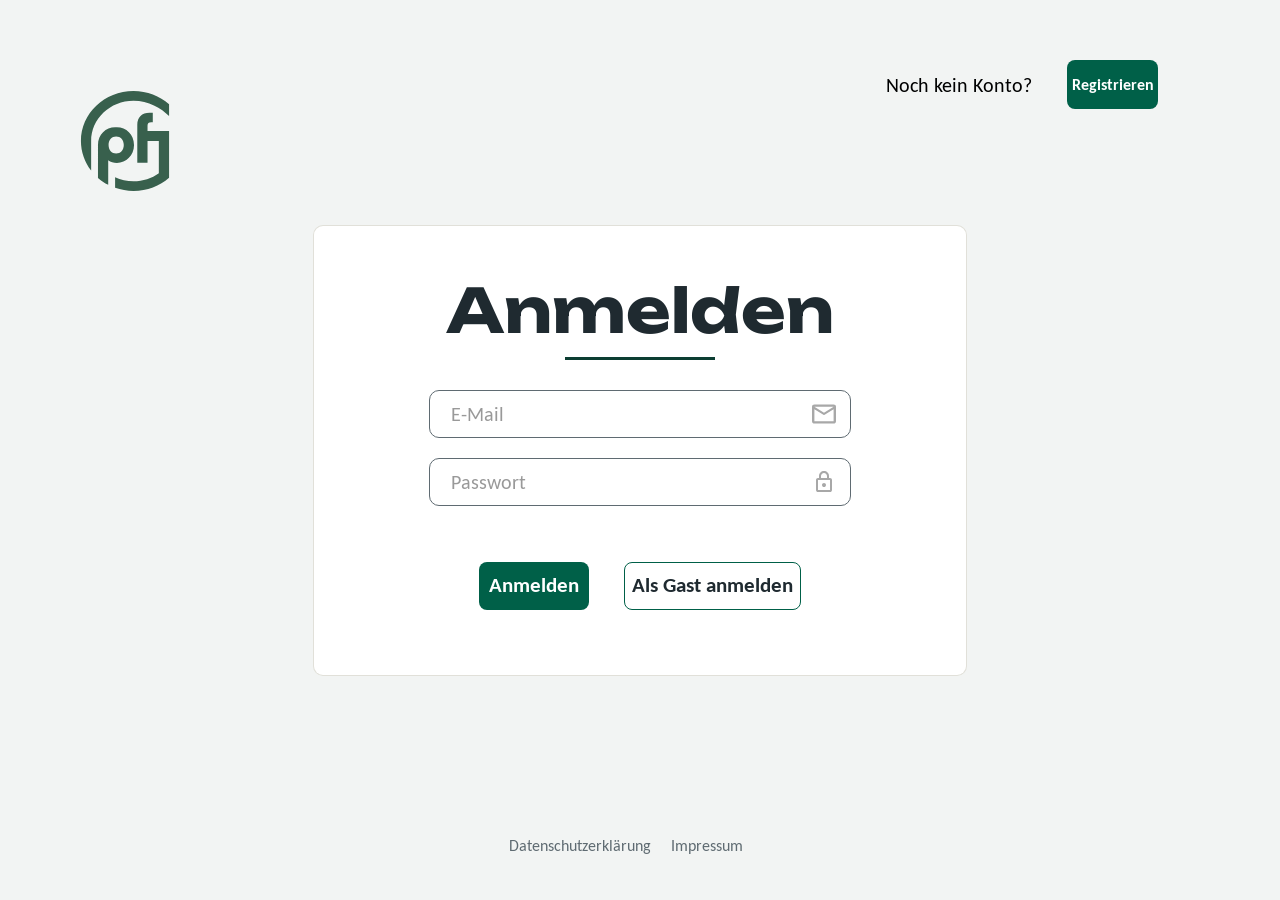
<file: html/pages/login.html>
<!DOCTYPE html>
<html lang="de">

<head>
    <meta charset="UTF-8">
    <meta name="viewport" content="width=device-width, initial-scale=1.0">
    <title>PFG Issue Collector · Anmelden</title>

    <link rel="icon" href="/assets/logos/pfg-favicon.svg" type="image/svg+xml">
    <link rel="stylesheet" href="/assets/fonts/fonts.css">
    <link rel="stylesheet" href="/css/core/tokens.css">
    <link rel="stylesheet" href="/css/core/variables.css">
    <link rel="stylesheet" href="/css/core/base.css">
    <link rel="stylesheet" href="/css/pages/login.css">
    <link rel="stylesheet" href="/css/pages/auth-common.css">
    <script src="/js/core/constants.js"></script>
    <script src="/js/core/data-utils.js"></script>
    <script src="/js/core/ui-utils.js"></script>
    <script src="/js/core/confirm-overlay.js"></script>
    <script src="/js/core/toast.js"></script>
    <script src="/js/core/auth-service.js"></script>
    <script src="/js/core/firebase-service.js"></script>
    <script src="/js/templates/auth-templates.js"></script>
    <script src="/js/features/auth/auth-validation.js"></script>
    <script src="/js/features/auth/auth-users.js"></script>
    <script src="/js/features/auth/auth-password.js"></script>
    <script src="/js/features/auth/auth-login.js"></script>
    <script src="/js/features/auth/auth-signup.js"></script>
    <script src="/js/features/auth/auth.js"></script>
</head>

<body class="login-page auth-page">
    <div class="wrapper max-width-1440">
        <div class="background-overlay" id="bg"></div>
        <a href="/html/pages/login.html"><img src="/assets/img/homepage-join.svg" alt="" class="homepage-image" id="img-animation">
        </a>
        <header>
            <p>Noch kein Konto? </p>
            <a href="/html/pages/sign-up.html" class="btn-signup">Registrieren</a>
        </header>

        <main>
            <section>
                <div class="form-header">
                    <h1>Anmelden</h1>
                    <div class="underline-div"></div>
                </div>
                <form id="login-form" novalidate>
                    <div class="input-fields">
                        <div class="input-field-wrapper">
                            <div class="input-control">
                                <input type="email" id="email" name="email" placeholder="E-Mail" autocomplete="email">
                                <img src="/assets/img/icons/mail.svg" class="input-icon-email" alt="">
                            </div>
                            <div class="field-error" id="email-error"></div>
                        </div>

                        <div class="input-field-wrapper">
                            <div class="input-control">
                                <input type="password" id="password" name="password" placeholder="Passwort" autocomplete="current-password">
                                <!-- Lock icon, always visible -->
                                <img src="/assets/img/icons/lock.svg" class="input-icon-password" id="password-lock-icon" alt="">
                                <!-- Eye icon toggles visibility -->
                                <img src="/assets/img/icons/visibility_off.svg" class="input-icon-password d-none"
                                    id="password-visibility-toggle" alt="Passwort anzeigen oder verbergen">
                            </div>
                            <div class="field-error" id="password-error"></div>
                        </div>
                    </div>

                    <div class="form-buttons">
                        <button type="submit" class="btn-left" id="login-button">Anmelden</button>
                        <button class="btn-right" id="guest-login-button">Als Gast anmelden</button>
                    </div>
                </form>
            </section>
        </main>
        <footer>
            <a href="/html/pages/privacy-policy.html" class="footer-left">Datenschutzerklärung</a>
            <a href="/html/pages/legal-notice.html" class="footer-right">Impressum</a>
        </footer>
    </div>
</body>

</html>
</file>
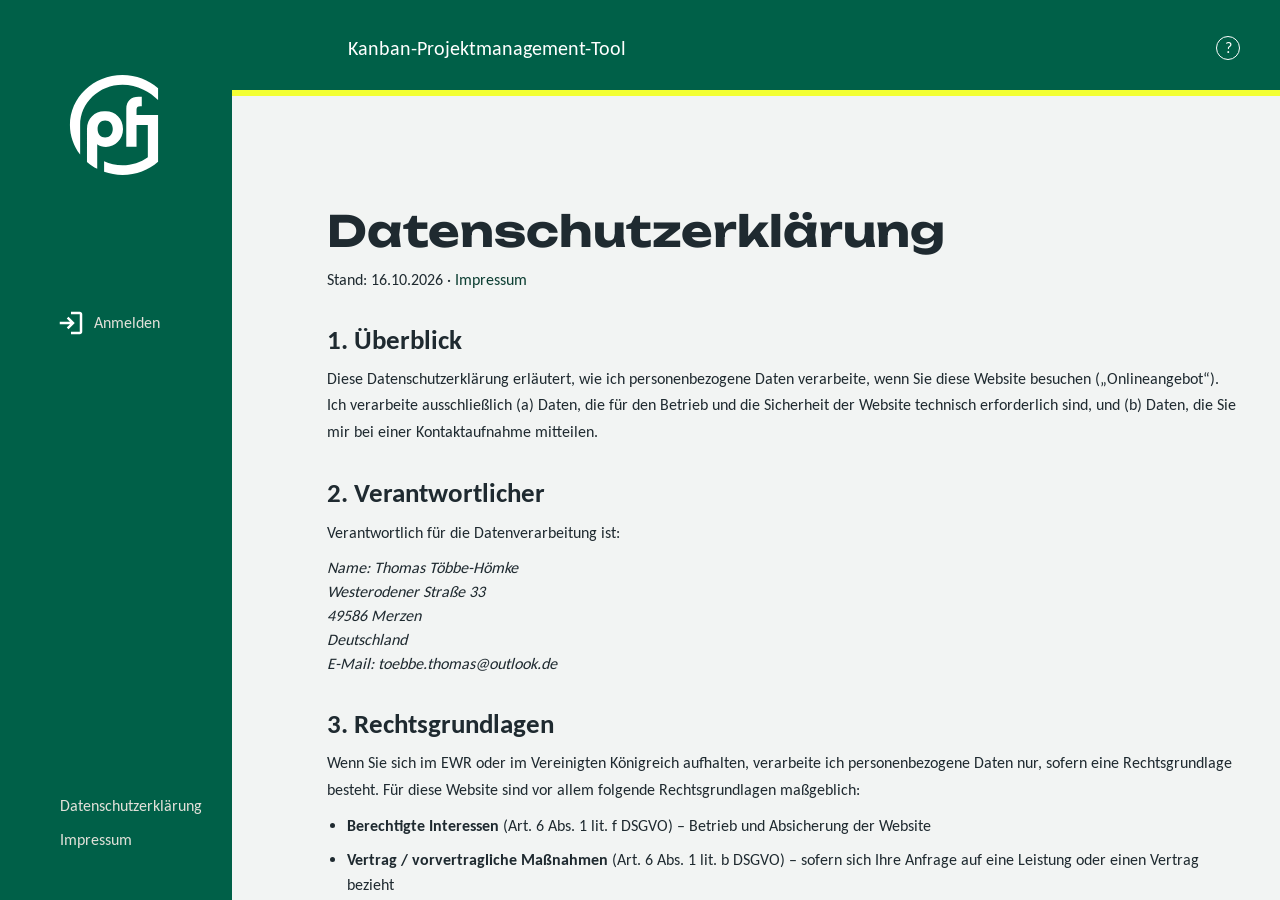
<file: html/pages/privacy-policy.html>
<!DOCTYPE html>
<html lang="de">
  <head>
    <meta charset="UTF-8" />
    <meta name="viewport" content="width=device-width, initial-scale=1.0" />
    <title>PFG Issue Collector · Datenschutzerklärung</title>

    <link rel="icon" href="/assets/logos/pfg-favicon.svg" type="image/svg+xml" />
    <link rel="stylesheet" href="/assets/fonts/fonts.css" />
    <link rel="stylesheet" href="/css/core/tokens.css" />
    <link rel="stylesheet" href="/css/core/variables.css" />
    <link rel="stylesheet" href="/css/core/base.css" />
    <link rel="stylesheet" href="/css/components/index.css" />
    <link rel="stylesheet" href="/css/pages/policy.css" />
  </head>

  <body>
    <div class="app-shell">
      <aside id="nav-bar-placeholder"></aside>

      <div class="page-column">
        <div id="header-placeholder"></div>

        <main class="page-body policy-page">
          <article class="policy policy--paper">
            <header class="policy-header">
              <div>
                <h1 class="policy-title">Datenschutzerklärung</h1>

                <p class="policy-meta">
                  Stand:
                  <time datetime="2026-10-16">16.10.2026</time>
                  <span aria-hidden="true"> · </span>
                  <a href="./legal-notice.html">Impressum</a>
                </p>
              </div>

            </header>

            <section id="preamble" class="policy-section">
              <h2>1. Überblick</h2>
              <p>
                Diese Datenschutzerklärung erläutert, wie ich personenbezogene Daten verarbeite, wenn Sie diese Website besuchen („Onlineangebot“).
                Ich verarbeite ausschließlich (a) Daten, die für den Betrieb und die Sicherheit der Website technisch erforderlich sind, und
                (b) Daten, die Sie mir bei einer Kontaktaufnahme mitteilen.
              </p>
            </section>

            <nav class="policy-toc" aria-label="Inhaltsverzeichnis">
              <h2>Inhaltsverzeichnis</h2>
              <ul>
                <li><a href="#preamble">1. Überblick</a></li>
                <li><a href="#controller">2. Verantwortlicher</a></li>
                <li><a href="#legal-bases">3. Rechtsgrundlagen</a></li>
                <li><a href="#hosting">4. Hosting &amp; Server-Logdateien</a></li>
                <li><a href="#cookies">5. Cookies &amp; lokaler Speicher</a></li>
                <li><a href="#contact">6. Kontaktaufnahme</a></li>
                <li><a href="#requests">7. Feature-Anfragen per E-Mail</a></li>
                <li><a href="#ai-processing">8. Übermittlung an einen KI-Dienst</a></li>
                <li><a href="#rights">9. Ihre Rechte</a></li>
                <li><a href="#complaints">10. Aufsichtsbehörde</a></li>
                <li><a href="#changes">11. Änderungen dieser Datenschutzerklärung</a></li>
              </ul>
            </nav>

            <section id="controller" class="policy-section">
              <h2>2. Verantwortlicher</h2>
              <p>Verantwortlich für die Datenverarbeitung ist:</p>

              <address class="policy-address">
                Name: Thomas Többe-Hömke<br />

                Westerodener Straße 33<br />
                49586 Merzen<br />
                Deutschland<br />

                E-Mail: <a href="mailto:toebbe.thomas@outlook.de">toebbe.thomas@outlook.de</a><br />
              </address>
            </section>

            <section id="legal-bases" class="policy-section">
              <h2>3. Rechtsgrundlagen</h2>
              <p>
                Wenn Sie sich im EWR oder im Vereinigten Königreich aufhalten, verarbeite ich personenbezogene Daten nur, sofern eine Rechtsgrundlage besteht. Für diese Website sind vor allem folgende Rechtsgrundlagen maßgeblich:
              </p>
              <ul>
                <li><strong>Berechtigte Interessen</strong> (Art. 6 Abs. 1 lit. f DSGVO) – Betrieb und Absicherung der Website</li>
                <li><strong>Vertrag / vorvertragliche Maßnahmen</strong> (Art. 6 Abs. 1 lit. b DSGVO) – sofern sich Ihre Anfrage auf eine Leistung oder einen Vertrag bezieht</li>
                <li><strong>Einwilligung</strong> (Art. 6 Abs. 1 lit. a DSGVO) – nur, wenn ich ausdrücklich darum bitte</li>
              </ul>
            </section>

            <section id="hosting" class="policy-section">
              <h2>4. Hosting &amp; Server-Logdateien</h2>
              <p>
                Wenn Sie diese Website aufrufen, verarbeitet der Hosting-Anbieter technische Daten, um die Inhalte auszuliefern und die Sicherheit zu gewährleisten.
                Dazu können IP-Adresse, Datum und Uhrzeit des Zugriffs, aufgerufene Seite bzw. Datei, Referrer-URL, Angaben zu Browser und Betriebssystem sowie Statuscodes gehören.
              </p>

              <h3>Zweck</h3>
              <ul>
                <li>Auslieferung der Inhalte</li>
                <li>Stabilität und Fehlerbehebung</li>
                <li>Sicherheit und Missbrauchsabwehr</li>
              </ul>

              <h3>Rechtsgrundlage</h3>
              <p>Berechtigte Interessen (Art. 6 Abs. 1 lit. f DSGVO).</p>

              <h3>Speicherdauer</h3>
              <p>Server-Logdateien werden höchstens <strong>30 Tage</strong> aufbewahrt und anschließend gelöscht oder anonymisiert.</p>

              <h3>Hosting-Anbieter</h3>
              <p>
                Gehostet bei: <strong>Hetzner Online GmbH</strong><br />
                Land: Deutschland
              </p>
            </section>

            <section id="cookies" class="policy-section">
              <h2>5. Cookies &amp; lokaler Speicher</h2>
              <p>
                Ich setze keine Cookies zu Werbe- oder Trackingzwecken ein.
                Die Website kann unbedingt erforderlichen Browserspeicher (z. B. localStorage/sessionStorage) nutzen, um grundlegende Einstellungen der Oberfläche zu speichern.
                Diese Daten verbleiben auf Ihrem Gerät und können in den Einstellungen Ihres Browsers gelöscht werden.
              </p>
              <p>
                Sollte ich künftig nicht erforderliche Cookies einsetzen, werde ich vorher Ihre Einwilligung einholen.
              </p>
            </section>

            <section id="contact" class="policy-section">
              <h2>6. Kontaktaufnahme</h2>
              <p>
                Wenn Sie mich kontaktieren (z. B. per E-Mail), verarbeite ich die von Ihnen mitgeteilten Angaben (etwa Ihre E-Mail-Adresse und den Inhalt Ihrer Nachricht),
                um Ihre Anfrage zu beantworten.
              </p>

              <h3>Verarbeitete Daten</h3>
              <ul>
                <li>Kontaktdaten (z. B. E-Mail-Adresse, Name, sofern angegeben)</li>
                <li>Inhalt der Nachricht</li>
                <li>Metadaten (z. B. Zeitpunkt der Kontaktaufnahme)</li>
              </ul>

              <h3>Rechtsgrundlage</h3>
              <p>
                Art. 6 Abs. 1 lit. b DSGVO (vertragsbezogen) oder Art. 6 Abs. 1 lit. f DSGVO (allgemeine Kommunikation).
              </p>

              <h3>Speicherdauer</h3>
              <p>
                Bis zur Erledigung der Anfrage zuzüglich eines angemessenen Zeitraums für Rückfragen; länger, sofern gesetzlich vorgeschrieben.
              </p>
            </section>

            <section id="requests" class="policy-section">
              <h2>7. Feature-Anfragen per E-Mail</h2>
              <p>
                Sie können eine Feature-Anfrage einreichen, indem Sie eine E-Mail an die auf der Anfrageseite
                angegebene Adresse senden. Die E-Mail wird von der Workflow-Automatisierung (n8n) abgerufen
                und als Ticket auf dem Projekt-Board angelegt.
              </p>

              <h3>Verarbeitete Daten</h3>
              <ul>
                <li>E-Mail-Adresse des Absenders</li>
                <li>Betreffzeile</li>
                <li>Inhalt der Nachricht</li>
                <li>Metadaten (z. B. Zeitpunkt des Eingangs)</li>
              </ul>

              <h3>Zweck</h3>
              <ul>
                <li>Anlegen eines Tickets aus Ihrer Anfrage</li>
                <li>Versand einer Bestätigungs-E-Mail, sobald das Ticket angelegt wurde</li>
                <li>Benachrichtigung per E-Mail, wenn das Ticket in eine andere Spalte des Boards verschoben wird</li>
                <li>Durchsetzung des täglichen Anfragelimits</li>
              </ul>

              <h3>Wer Ihre Anfrage sehen kann</h3>
              <p>
                Das Ticket ist einschließlich Ihrer E-Mail-Adresse als Ersteller für alle Personen sichtbar,
                die Zugriff auf das Projekt-Board haben.
              </p>

              <h3>Rechtsgrundlage</h3>
              <p>
                Art. 6 Abs. 1 lit. b DSGVO (vertragsbezogen) oder Art. 6 Abs. 1 lit. f DSGVO (allgemeine Kommunikation).
              </p>

              <h3>Verarbeitung in meinem Auftrag</h3>
              <p>
                Das Postfach hinter der Anfrageadresse wird von der Hetzner Online GmbH
                (Deutschland) gehostet und per IMAP abgerufen. Anschließend werden die E-Mails von einer
                n8n-Instanz verarbeitet, die ich selbst auf meinem eigenen Server in Deutschland betreibe.
                Die daraus entstehenden Tickets werden in der Google Firebase Realtime Database in der
                Region europe-west1 (Belgien) gespeichert.
              </p>

              <h3>Speicherdauer</h3>
              <p>
                Tickets auf dem Projekt-Board sowie die E-Mails, aus denen sie erstellt wurden und die bis dahin
                im Anfragepostfach verbleiben, werden spätestens <strong>30 Tage</strong> nach Abschluss der
                Projektbewertung gelöscht.
              </p>
            </section>

            <section id="ai-processing" class="policy-section">
              <h2>8. Übermittlung an einen KI-Dienst</h2>
              <p>
                Um aus Ihrer Anfrage ein Ticket zu erstellen, werden die Betreffzeile und der Inhalt der Nachricht an
                Google Gemini übermittelt. Der Dienst erzeugt aus diesem Text einen Titel, eine Kategorie, eine
                Prioritätsstufe und eine Zusammenfassung.
              </p>

              <h3>Übermittelte Daten</h3>
              <ul>
                <li>Betreffzeile</li>
                <li>Inhalt der Nachricht</li>
              </ul>
              <p>
                Ihre E-Mail-Adresse wird nicht gesondert übermittelt. Alles, was Sie in die Nachricht selbst
                schreiben, ist Teil der Übermittlung.
              </p>

              <h3>Anbieter</h3>
              <p>
                Der Dienst ist Google Gemini, bereitgestellt von Google. Angesprochen wird das Modell
                <strong>gemini-3.5-flash</strong> über den allgemeinen API-Endpunkt von Google; ein regionaler
                Endpunkt ist nicht konfiguriert. Eine Verarbeitung außerhalb der EU kann daher nicht
                ausgeschlossen werden. Die Übermittlung stützt sich auf die EU-Standardvertragsklauseln.
              </p>

              <h3>Keine automatisierte Entscheidungsfindung</h3>
              <p>
                Das Ergebnis ist ein Ticketentwurf, den ich prüfe und gegebenenfalls ändere.
                Es findet keine automatisierte Entscheidung statt, die Ihnen gegenüber rechtliche Wirkung entfaltet oder
                Sie in ähnlicher Weise erheblich beeinträchtigt (Art. 22 DSGVO).
              </p>

              <h3>Rechtsgrundlage</h3>
              <p>Berechtigte Interessen (Art. 6 Abs. 1 lit. f DSGVO) &ndash; effiziente Bearbeitung von Anfragen.</p>
            </section>

            <section id="rights" class="policy-section">
              <h2>9. Ihre Rechte</h2>
              <p>
                Wenn Sie sich im EWR oder im Vereinigten Königreich aufhalten, stehen Ihnen (je nach anwendbarem Recht) gegebenenfalls folgende Rechte zu:
              </p>
              <ul>
                <li>Recht auf Auskunft (Art. 15 DSGVO)</li>
                <li>Recht auf Berichtigung (Art. 16 DSGVO)</li>
                <li>Recht auf Löschung (Art. 17 DSGVO)</li>
                <li>Recht auf Einschränkung der Verarbeitung (Art. 18 DSGVO)</li>
                <li>Recht auf Datenübertragbarkeit (Art. 20 DSGVO)</li>
                <li>Widerspruchsrecht (Art. 21 DSGVO)</li>
                <li>Recht, eine Einwilligung jederzeit zu widerrufen (Art. 7 Abs. 3 DSGVO), sofern die Verarbeitung auf einer Einwilligung beruht</li>
              </ul>

              <p>
                Zur Ausübung Ihrer Rechte wenden Sie sich bitte an die im Abschnitt „Verantwortlicher“ genannten Kontaktdaten.
              </p>
            </section>

            <section id="complaints" class="policy-section">
              <h2>10. Aufsichtsbehörde</h2>
              <p>
                Sie haben das Recht, sich bei einer Datenschutz-Aufsichtsbehörde zu beschweren, insbesondere in dem EU-Mitgliedstaat
                Ihres gewöhnlichen Aufenthalts, Ihres Arbeitsplatzes oder des Orts des mutmaßlichen Verstoßes.
              </p>
            </section>

            <section id="changes" class="policy-section">
              <h2>11. Änderungen dieser Datenschutzerklärung</h2>
              <p>
                Ich kann diese Datenschutzerklärung von Zeit zu Zeit aktualisieren. Das Datum „Stand“ oben gibt die aktuelle Fassung an.
              </p>
            </section>

            <p class="policy-footnote">
              Erstellt mit dem kostenlosen
              <a href="https://datenschutz-generator.de/" target="_blank" rel="noopener noreferrer">Datenschutz-Generator.de von Dr. Thomas Schwenke</a>.
            </p>
          </article>
        </main>
      </div>
    </div>

    <script src="/js/core/constants.js"></script>
    <script src="/js/core/data-utils.js"></script>
    <script src="/js/core/ui-utils.js"></script>
    <script src="/js/core/confirm-overlay.js"></script>
    <script src="/js/core/toast.js"></script>
    <script src="/js/core/auth-service.js"></script>
    <script src="/js/core/firebase-service.js"></script>
    <script src="/js/templates/components-templates.js"></script>
    <script src="/js/components/components.js"></script>
  </body>
</html>
</file>
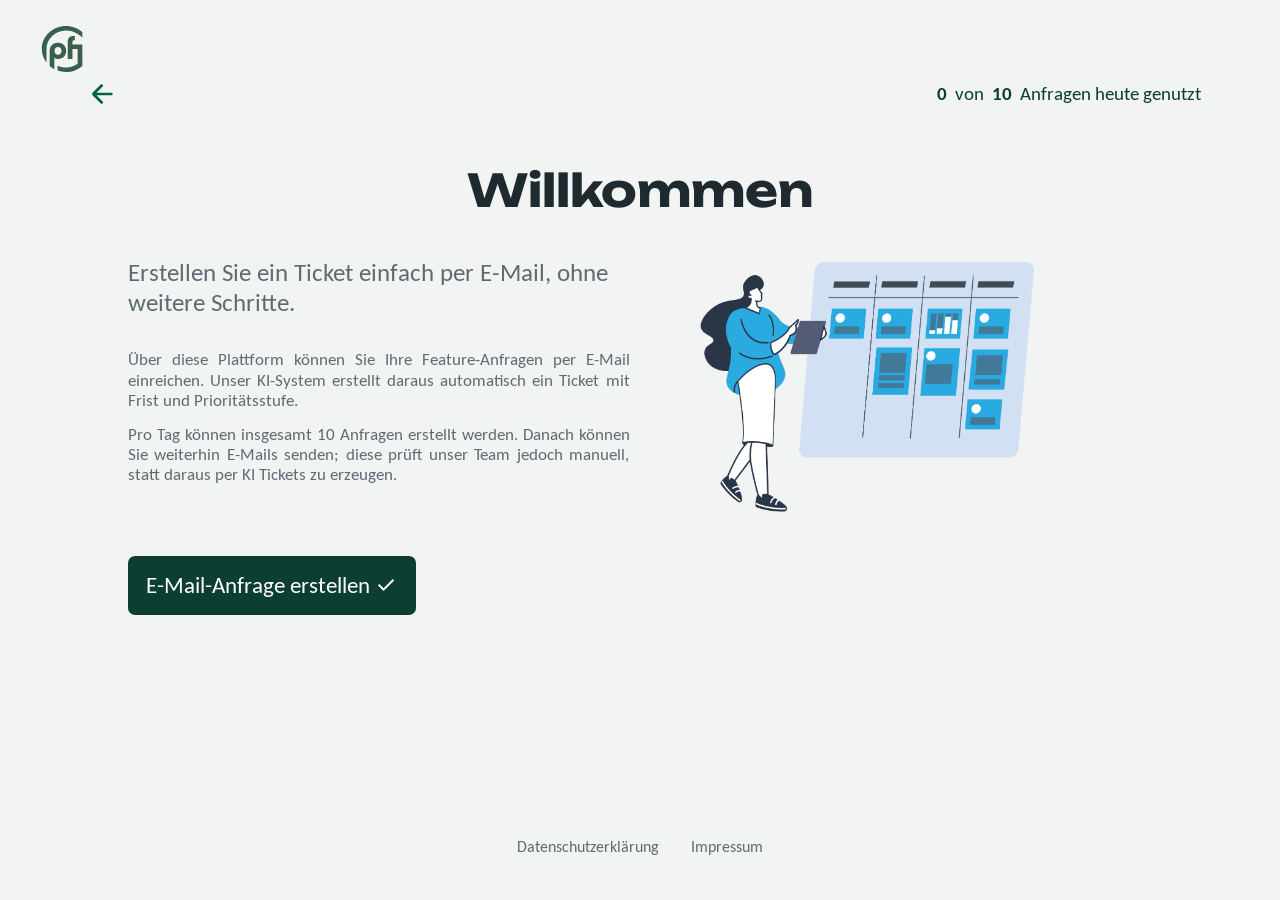
<file: html/pages/request.html>
<!DOCTYPE html>
<html lang="de">
<head>
  <meta charset="utf-8">
  <meta name="viewport" content="width=device-width, initial-scale=1">
  <title>PFG Issue Collector · Anfrage erstellen</title>
  <meta name="description" content="Senden Sie eine Feature-Anfrage per E-Mail. Unser KI-System erstellt daraus ein Ticket mit Frist und Prioritätsstufe.">
  <link rel="icon" href="/assets/logos/pfg-favicon.svg" type="image/svg+xml">
  <link rel="stylesheet" href="/assets/fonts/fonts.css">
  <link rel="stylesheet" href="/css/core/tokens.css">
  <link rel="stylesheet" href="/css/landing/base.css">
  <link rel="stylesheet" href="/css/landing/components.css">
  <link rel="stylesheet" href="/css/landing/pages.css">
</head>
<body>
  <div class="request-page" data-limit-reached="false" data-request-limit="10">
    <a href="/index.html" class="request-page__brand" aria-label="Zurück zur Startseite">
      <img src="/assets/logos/join-logo-dark.svg" alt="PFG Issue Collector">
    </a>

    <main class="request-page__main">
      <div class="request-page__heading">
        <a href="/index.html" class="icon-button request-page__back" aria-label="Zurück zur Startseite">
          <span class="icon-button__glyph icon-button__glyph--arrow-left"></span>
        </a>
        <h1 class="request-page__title">Willkommen</h1>
        <p class="request-counter" data-request-counter>
          <span class="request-counter__value" data-counter-used>0</span>
          <span class="request-counter__separator">von</span>
          <span class="request-counter__value" data-counter-limit>10</span>
          <span class="request-counter__label">Anfragen<span class="request-counter__today"> heute</span> genutzt</span>
        </p>
      </div>

      <div class="request-page__body">
        <div class="request-page__text">
          <p class="request-page__lead" data-state="available">
            Erstellen Sie ein Ticket einfach per E-Mail, ohne weitere Schritte.
          </p>

          <p class="alert" data-state="limit-reached" role="status">
            Das Tageslimit von 10 Anfragen ist erreicht.
          </p>

          <div class="request-page__prose" data-state="available">
            <p>
              Über diese Plattform können Sie Ihre Feature-Anfragen per E-Mail einreichen. Unser
              KI-System erstellt daraus automatisch ein Ticket mit Frist und Prioritätsstufe.
            </p>
            <p>
              Pro Tag können insgesamt 10 Anfragen erstellt werden. Danach können Sie weiterhin
              E-Mails senden; diese prüft unser Team jedoch manuell, statt daraus per KI
              Tickets zu erzeugen.
            </p>
          </div>

          <div class="request-page__prose" data-state="limit-reached">
            <p>
              Sie benötigen weitere Anfragen? Sie können weiterhin E-Mails senden. Unser Team
              prüft diese dann manuell, statt daraus per KI Tickets zu erstellen.
            </p>
          </div>
        </div>

        <figure class="request-page__figure" data-state="available">
          <img src="/assets/images/stakeholder-intro.png" width="1111" height="836"
               alt="Eine Person fügt Karten zu einem Kanban-Board mit mehreren Spalten hinzu.">
        </figure>

        <figure class="request-page__figure" data-state="limit-reached">
          <img src="/assets/images/stakeholder-limit-reached.png" width="1090" height="845"
               alt="Eine Person wartet vor einem Kanban-Board, auf dem keine weitere Karte Platz findet.">
        </figure>
      </div>

      <p class="request-page__action">
        <a class="button button--request" data-state="available" data-request-mail
           href="#">
          <span class="button__label button__label--desktop">E-Mail-Anfrage erstellen</span>
          <span class="button__label button__label--mobile">Anfrage erstellen</span>
          <span class="button__icon button__icon--check"></span>
        </a>
        <a class="button button--request" data-state="limit-reached" data-request-mail
           href="#">
          <span class="button__label button__label--desktop">E-Mail senden</span>
          <span class="button__label button__label--mobile">Anfrage erstellen</span>
          <span class="button__icon button__icon--check"></span>
        </a>
      </p>

      <noscript>
        <p class="request-page__noscript">
          JavaScript ist deaktiviert. Senden Sie Ihre Anfrage an
          <strong>issues [at] thomas-toebbe.de</strong> und beginnen Sie den Betreff mit
          <strong>[JOIN]</strong>.
        </p>
      </noscript>
    </main>

    <nav class="request-page__footer" aria-label="Rechtliches">
      <a class="text-button" href="/html/pages/privacy-policy.html" data-label="Datenschutzerklärung">Datenschutzerklärung</a>
      <a class="text-button" href="/html/pages/legal-notice.html" data-label="Impressum">Impressum</a>
    </nav>
  </div>

  <script type="module" src="/js/features/landing/request-limit.js"></script>
</body>
</html>
</file>
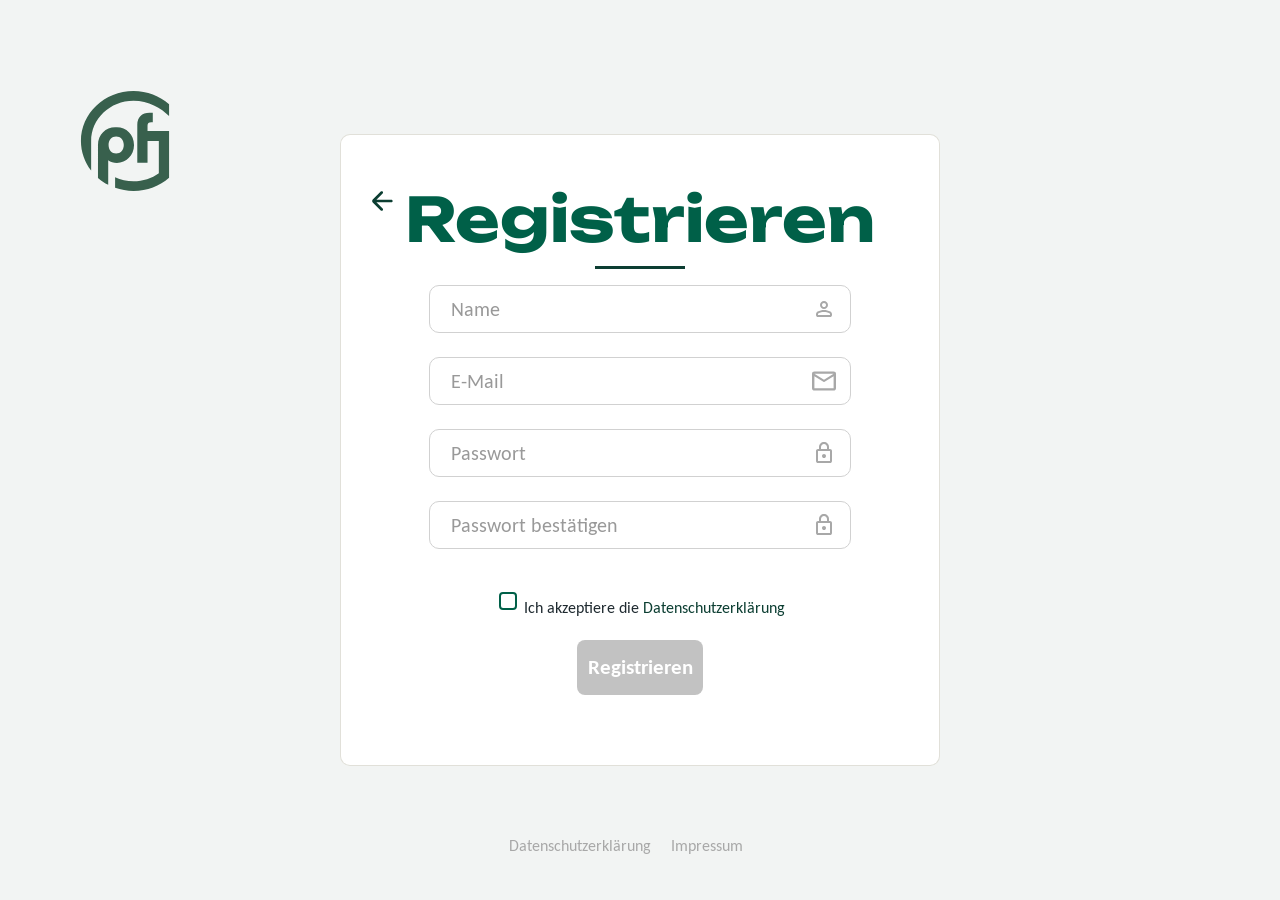
<file: html/pages/sign-up.html>
<!doctype html>
<html lang="de">
  <head>
    <meta charset="UTF-8" />
    <meta name="viewport" content="width=device-width, initial-scale=1.0" />
    <title>PFG Issue Collector · Registrieren</title>
    <link rel="icon" href="/assets/logos/pfg-favicon.svg" type="image/svg+xml" />
    <link rel="stylesheet" href="/assets/fonts/fonts.css" />
    <link rel="stylesheet" href="/css/core/tokens.css" />
    <link rel="stylesheet" href="/css/core/variables.css" />
    <link rel="stylesheet" href="/css/core/base.css" />
    <link rel="stylesheet" href="/css/pages/sign.css" />
    <link rel="stylesheet" href="/css/pages/auth-common.css" />
    <script src="/js/core/constants.js"></script>
    <script src="/js/core/data-utils.js"></script>
    <script src="/js/core/ui-utils.js"></script>
    <script src="/js/core/confirm-overlay.js"></script>
    <script src="/js/core/toast.js"></script>
    <script src="/js/core/auth-service.js"></script>
    <script src="/js/core/firebase-service.js"></script>
    <script src="/js/templates/auth-templates.js"></script>
    <script src="/js/features/auth/auth-validation.js"></script>
    <script src="/js/features/auth/auth-users.js"></script>
    <script src="/js/features/auth/auth-password.js"></script>
    <script src="/js/features/auth/auth-login.js"></script>
    <script src="/js/features/auth/auth-signup.js"></script>
    <script src="/js/features/auth/auth.js"></script>
  </head>

  <body class="auth-page">
    <div class="wrapper max-width-1440">
      <img
        src="/assets/img/homepage-join.svg"
        alt=""
        class="homepage-image"
        id="img-animation"
      />
      <main>
        <section>
          <a href="/html/pages/login.html">
            <img
              src="/assets/icons/arrow-left.svg"
              alt=""
              class="form-decoration-top-left"
            />
          </a>
          <div class="form-header">
            <h1>Registrieren</h1>
            <div class="underline-div"></div>
          </div>
          <form id="sign-up-form" novalidate>
            <div class="input-fields" id="sign-up-fields"></div>
            <label>
              <input type="checkbox" id="sign-up-policy" name="terms" />
              Ich akzeptiere die
              <a href="privacy-policy.html" class="footer-left label-link"
                >Datenschutzerklärung</a
              >
            </label>
            <div class="field-error" id="sign-up-policy-error"></div>
            <div class="form-buttons">
              <button disabled type="submit" class="btn-left" id="sign-up-button">
                Registrieren
              </button>
            </div>
          </form>
        </section>
      </main>
      <footer>
        <a href="privacy-policy.html" class="footer-left">Datenschutzerklärung</a>
        <a href="legal-notice.html" class="footer-right">Impressum</a>
      </footer>
    </div>
    <div id="success-overlay" class="overlay">
      <div class="overlay-content">
        <h2>Ihre Registrierung war erfolgreich.</h2>
      </div>
    </div>
  </body>
</html>
</file>
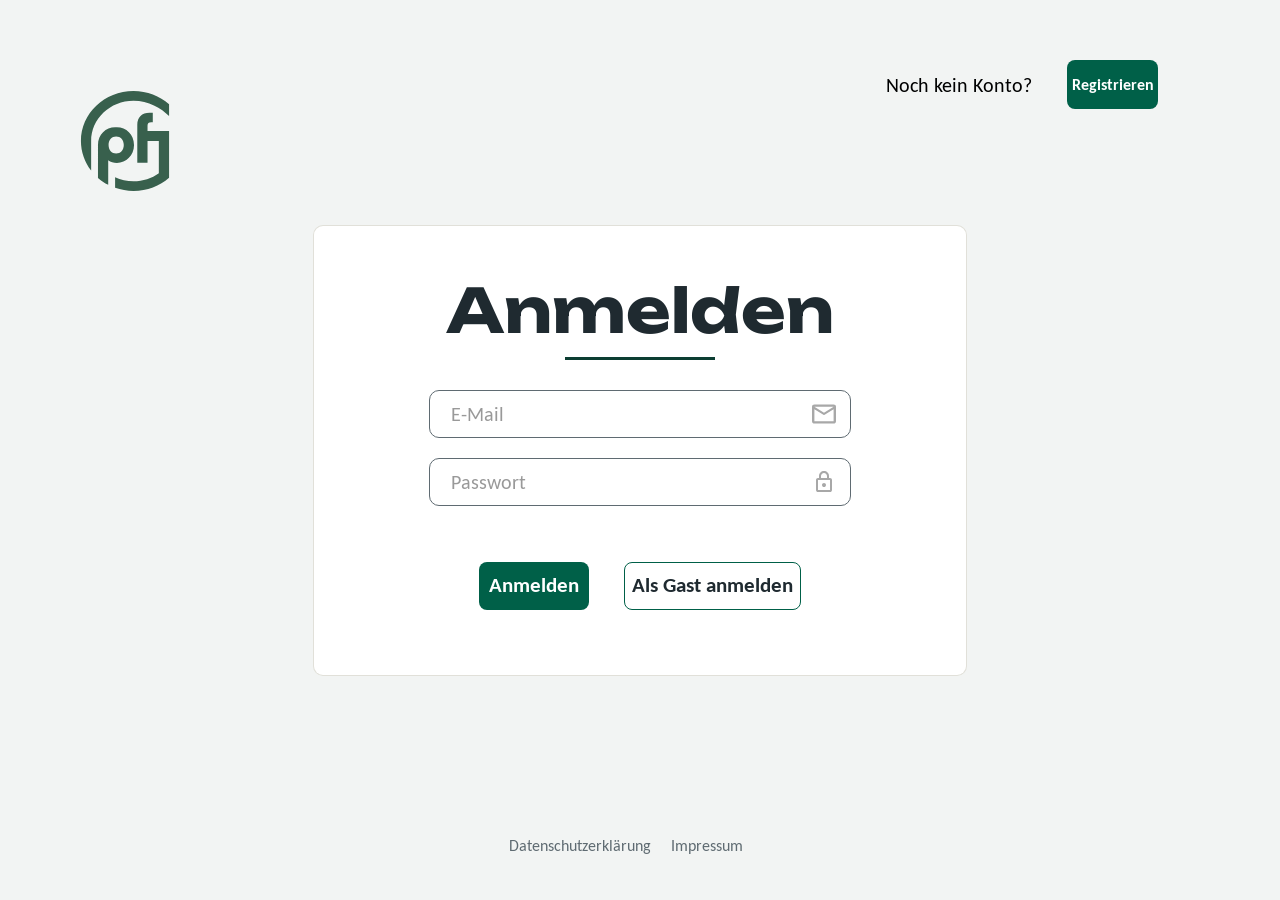
<file: html/pages/summary.html>
<!DOCTYPE html>
<html lang="de">
  <head>
    <meta charset="UTF-8" />
    <meta name="viewport" content="width=device-width, initial-scale=1.0" />
    <title>PFG Issue Collector · Übersicht</title>

    <link rel="stylesheet" href="/assets/fonts/fonts.css" />
    <link rel="stylesheet" href="/css/core/tokens.css" />
    <link rel="stylesheet" href="/css/core/variables.css" />
    <link rel="stylesheet" href="/css/core/base.css" />
    <link rel="stylesheet" href="/css/components/index.css" />
    <link rel="icon" href="/assets/logos/pfg-favicon.svg" type="image/svg+xml" />
        <link rel="stylesheet" href="/css/pages/summary.css" />
  </head>

  <body>
    <div class="app-shell">
      <aside id="nav-bar-placeholder"></aside>

      <div class="page-column">
        <div id="header-placeholder"></div>

        <main class="content">
          <div class="summary-body">
            <div class="summary-left">
              <div class="summary-headline">
                <h1 class="summary-h1">PFG Issue Collector</h1>
                <div class="summary-line"></div>
                <p class="summary-sub">Kennzahlen auf einen Blick</p>
              </div>

              <section class="summary-kpis" id="summary-kpis"></section>
            </div>

            <section class="greeting">
              <p id="greeting-text">Guten Morgen,</p>
              <h2 id="user-name">Gast</h2>
            </section>
          </div>
        </main>
      </div>
    </div>

    <script src="/js/core/constants.js"></script>
    <script src="/js/core/data-utils.js"></script>
    <script src="/js/core/ui-utils.js"></script>
    <script src="/js/core/confirm-overlay.js"></script>
    <script src="/js/core/toast.js"></script>
    <script src="/js/core/auth-service.js"></script>
    <script src="/js/core/firebase-service.js"></script>
    <script src="/js/templates/components-templates.js"></script>
    <script src="/js/templates/summary-templates.js"></script>
    <script src="/js/components/components.js"></script>
    <script src="/js/features/summary/summary.js"></script>
  </body>
</html>
</file>
<file: assets/fonts/fonts.css>
/* Self-hosted web fonts for the PFG Issue Collector.
   PFG design system: Unbounded for titles, Calibri for text with Carlito
   as its metric-compatible web substitute. Sources: Fontsource (Google Fonts),
   SIL Open Font License 1.1. latin + latin-ext subsets only. */

@font-face {
  font-family: 'Unbounded';
  font-style: normal;
  font-weight: 400 500;
  font-display: swap;
  src: url('/assets/fonts/unbounded-latin-ext-400-normal.woff2') format('woff2');
  unicode-range: U+0100-02BA, U+02BD-02C5, U+02C7-02CC, U+02CE-02D7, U+02DD-02FF, U+0304, U+0308, U+0329, U+1D00-1DBF, U+1E00-1E9F, U+1EF2-1EFF, U+2020, U+20A0-20AB, U+20AD-20C0, U+2113, U+2C60-2C7F, U+A720-A7FF;
}

@font-face {
  font-family: 'Unbounded';
  font-style: normal;
  font-weight: 400 500;
  font-display: swap;
  src: url('/assets/fonts/unbounded-latin-400-normal.woff2') format('woff2');
  unicode-range: U+0000-00FF, U+0131, U+0152-0153, U+02BB-02BC, U+02C6, U+02DA, U+02DC, U+0304, U+0308, U+0329, U+2000-206F, U+20AC, U+2122, U+2191, U+2193, U+2212, U+2215, U+FEFF, U+FFFD;
}

@font-face {
  font-family: 'Unbounded';
  font-style: normal;
  font-weight: 600 800;
  font-display: swap;
  src: url('/assets/fonts/unbounded-latin-ext-700-normal.woff2') format('woff2');
  unicode-range: U+0100-02BA, U+02BD-02C5, U+02C7-02CC, U+02CE-02D7, U+02DD-02FF, U+0304, U+0308, U+0329, U+1D00-1DBF, U+1E00-1E9F, U+1EF2-1EFF, U+2020, U+20A0-20AB, U+20AD-20C0, U+2113, U+2C60-2C7F, U+A720-A7FF;
}

@font-face {
  font-family: 'Unbounded';
  font-style: normal;
  font-weight: 600 800;
  font-display: swap;
  src: url('/assets/fonts/unbounded-latin-700-normal.woff2') format('woff2');
  unicode-range: U+0000-00FF, U+0131, U+0152-0153, U+02BB-02BC, U+02C6, U+02DA, U+02DC, U+0304, U+0308, U+0329, U+2000-206F, U+20AC, U+2122, U+2191, U+2193, U+2212, U+2215, U+FEFF, U+FFFD;
}

@font-face {
  font-family: 'Carlito';
  font-style: normal;
  font-weight: 400 500;
  font-display: swap;
  src: url('/assets/fonts/carlito-latin-ext-400-normal.woff2') format('woff2');
  unicode-range: U+0100-02BA, U+02BD-02C5, U+02C7-02CC, U+02CE-02D7, U+02DD-02FF, U+0304, U+0308, U+0329, U+1D00-1DBF, U+1E00-1E9F, U+1EF2-1EFF, U+2020, U+20A0-20AB, U+20AD-20C0, U+2113, U+2C60-2C7F, U+A720-A7FF;
}

@font-face {
  font-family: 'Carlito';
  font-style: normal;
  font-weight: 400 500;
  font-display: swap;
  src: url('/assets/fonts/carlito-latin-400-normal.woff2') format('woff2');
  unicode-range: U+0000-00FF, U+0131, U+0152-0153, U+02BB-02BC, U+02C6, U+02DA, U+02DC, U+0304, U+0308, U+0329, U+2000-206F, U+20AC, U+2122, U+2191, U+2193, U+2212, U+2215, U+FEFF, U+FFFD;
}

@font-face {
  font-family: 'Carlito';
  font-style: normal;
  font-weight: 600 800;
  font-display: swap;
  src: url('/assets/fonts/carlito-latin-ext-700-normal.woff2') format('woff2');
  unicode-range: U+0100-02BA, U+02BD-02C5, U+02C7-02CC, U+02CE-02D7, U+02DD-02FF, U+0304, U+0308, U+0329, U+1D00-1DBF, U+1E00-1E9F, U+1EF2-1EFF, U+2020, U+20A0-20AB, U+20AD-20C0, U+2113, U+2C60-2C7F, U+A720-A7FF;
}

@font-face {
  font-family: 'Carlito';
  font-style: normal;
  font-weight: 600 800;
  font-display: swap;
  src: url('/assets/fonts/carlito-latin-700-normal.woff2') format('woff2');
  unicode-range: U+0000-00FF, U+0131, U+0152-0153, U+02BB-02BC, U+02C6, U+02DA, U+02DC, U+0304, U+0308, U+0329, U+2000-206F, U+20AC, U+2122, U+2191, U+2193, U+2212, U+2215, U+FEFF, U+FFFD;
}
</file>
<file: css/core/tokens.css>
:root {
  /* ---------- Brand and surface colours ---------- */
  --color-primary: #006048;
  --color-primary-hover: #0c3e32;
  --color-primary-active: #102e26;
  --color-accent: #0c3e32;
  --color-accent-on-dark: #f3ff33;
  --color-surface: #ffffff;
  --color-background: #f2f4f3;
  --color-background-inverse: #102e26;

  /* ---------- Text colours ---------- */
  --color-text: #1f2a30;
  --color-text-strong: #1f2a30;
  --color-text-muted: #5f6b72;
  --color-text-subtle: #5f6b72;
  --color-text-on-dark: #ffffff;

  /* ---------- Status colours ---------- */
  --color-urgent: #d03b3b;
  --color-medium: #ffa800;
  --color-low: #0ca30c;
  --color-limit-desktop: #d03b3b;
  --color-limit-mobile: #d03b3b;
  --color-alert-surface: #fbe9e9;

  /* ---------- Issue Collector specifics ---------- */
  --color-creator-member: #e6f1ec;
  --color-creator-extern: #f3ff33;
  --color-creator-text: #006048;
  --color-ai-gradient-from: #006048;
  --color-ai-gradient-to: #2e8b57;
  --gradient-ai: linear-gradient(90deg, var(--color-ai-gradient-from), var(--color-ai-gradient-to));
  --color-label-user-story: #006048;
  --color-label-technical: #0c3e32;

  /* ---------- Borders ---------- */
  --color-border-field: #d1d1d1;
  --color-border-field-hover: #5f6b72;
  --color-border-field-focus: #006048;
  --color-link-email: #006048;
  --color-divider: #e1e0d9;

  /* ---------- Overlay and interaction tints ---------- */
  --color-scrim: rgba(0, 0, 0, 0.35);
  --color-primary-hover-tint: rgba(0, 96, 72, 0.12);
  --color-hover-on-dark: rgba(255, 255, 255, 0.1);
  --color-active-on-dark: rgba(255, 255, 255, 0.14);

  /* ---------- Type families ---------- */
  --font-ui: Calibri, 'Carlito', 'Segoe UI', system-ui, sans-serif;
  --font-prose: Calibri, 'Carlito', 'Segoe UI', system-ui, sans-serif;
  --font-display: 'Unbounded', 'Segoe UI', system-ui, sans-serif;

  /* ---------- Type scale ---------- */
  --font-size-t1: 61px;
  --font-size-t2: 47px;
  --font-size-t4: 28px;
  --font-size-t5: 27px;
  --font-size-t6: 20px;
  --font-size-body: 16px;

  --font-size-display-desktop: 45px;
  --font-size-display-mobile: 28px;
  --font-size-card-title: 32px;
  --font-size-lead-desktop: 28px;
  --font-size-lead-mobile: 22px;
  --font-size-23: 23px;
  --font-size-19: 19px;
  --font-size-18: 18px;

  --line-height-ratio: 1.2;

  --font-weight-regular: 400;
  --font-weight-medium: 500;
  --font-weight-semibold: 600;
  --font-weight-bold: 700;

  /* ---------- Radii ---------- */
  --radius-checkbox: 3px;
  --radius-badge: 4px;
  --radius-button: 7px;
  --radius-image: 7px;
  --radius-field: 7px;
  --radius-panel: 9px;
  --radius-card: 9px;
  --radius-dialog: 9px;
  --radius-round: 50%;

  /* ---------- Shadows ---------- */
  --shadow-card: 0 0 0 1px #e1e0d9;
  --shadow-panel: 0 0 0 1px #e1e0d9;
  --shadow-button: none;
  --shadow-header: none;
  --shadow-dropdown: 0 12px 28px rgba(0, 0, 0, 0.18);
  --shadow-overlay: 0 24px 80px rgba(0, 0, 0, 0.16);

  /* ---------- Spacing ---------- */
  --space-4: 4px;
  --space-8: 8px;
  --space-16: 16px;
  --space-24: 24px;
  --space-32: 32px;
  --space-40: 40px;
  --space-48: 48px;
  --space-56: 56px;
  --space-64: 64px;
  --space-70: 70px;

  /* ---------- Layout ---------- */
  --layout-sidebar-width: 232px;
  --layout-header-height: 96px;
  --layout-desktop-content: 1121px;
  --layout-desktop-gutter: 160px;
  --layout-mobile-content: 390px;
  --layout-card-max: 789px;

  /* ---------- Focus ---------- */
  --focus-ring: 0 0 0 3px rgba(0, 96, 72, 0.45);
}
</file>
<file: css/landing/base.css>
*,
*::before,
*::after {
  box-sizing: border-box;
}

html {
  -webkit-text-size-adjust: 100%;
}

body {
  margin: 0;
  min-height: 100vh;
  font-family: var(--font-ui);
  font-size: var(--font-size-body);
  line-height: var(--line-height-ratio);
  color: var(--color-text-strong);
  background-color: var(--color-background);
  -webkit-font-smoothing: antialiased;
}

h1,
h2,
h3,
p,
figure {
  margin: 0;
}

h1 {
  font-family: var(--font-display);
}

ul {
  margin: 0;
  padding: 0;
  list-style: none;
}

img,
svg {
  display: block;
  max-width: 100%;
}

a {
  color: inherit;
}

button {
  font: inherit;
  cursor: pointer;
}

:focus-visible {
  outline: none;
  box-shadow: var(--focus-ring);
  border-radius: var(--radius-badge);
}

.visually-hidden {
  position: absolute;
  width: 1px;
  height: 1px;
  margin: -1px;
  padding: 0;
  overflow: hidden;
  clip-path: inset(50%);
  white-space: nowrap;
}

.form-error {
  font-family: var(--font-prose);
  font-size: var(--font-size-body);
  color: var(--color-urgent);
}

@media (prefers-reduced-motion: reduce) {
  *,
  *::before,
  *::after {
    animation-duration: 0.01ms !important;
    animation-iteration-count: 1 !important;
    animation-delay: -1ms !important;
    transition-duration: 0.01ms !important;
    transition-delay: 0ms !important;
    scroll-behavior: auto !important;
  }
}
</file>
<file: css/landing/components.css>
.button {
  display: inline-flex;
  align-items: center;
  justify-content: center;
  gap: var(--space-8);
  padding: 15px 24px;
  border: 0;
  border-radius: var(--radius-button);
  font-family: var(--font-ui);
  font-size: var(--font-size-body);
  font-weight: var(--font-weight-regular);
  line-height: var(--line-height-ratio);
  text-decoration: none;
  min-height: 44px;
  transition: background-color 120ms ease, box-shadow 120ms ease, color 120ms ease;
}

.button--primary {
  background-color: var(--color-primary);
  color: var(--color-text-on-dark);
}

.button--primary:hover {
  background-color: var(--color-primary-hover);
  box-shadow: var(--shadow-button);
}

.button--primary:active {
  background-color: var(--color-primary-active);
  box-shadow: var(--shadow-button);
}

.button--secondary {
  background-color: transparent;
  color: var(--color-primary);
  box-shadow: inset 0 0 0 1px var(--color-primary);
}

.button--secondary:hover {
  color: var(--color-primary-hover);
  box-shadow: inset 0 0 0 2px var(--color-primary-hover), var(--shadow-button);
}

.button--secondary:active {
  color: var(--color-primary-active);
  box-shadow: inset 0 0 0 1px var(--color-primary-active), var(--shadow-button);
}

.button--accent {
  background-color: var(--color-primary-hover);
  color: var(--color-text-on-dark);
}

.button--accent:hover {
  background-color: var(--color-primary);
  box-shadow: var(--shadow-button);
}

.button--accent:active {
  background-color: var(--color-primary-active);
  box-shadow: var(--shadow-button);
}

.button--lg {
  padding: 16px 18px;
  border-radius: var(--radius-field);
  font-family: var(--font-prose);
  font-size: var(--font-size-23);
}

.button--md {
  padding: 10px 18px;
  font-family: var(--font-prose);
  font-size: var(--font-size-23);
}

.button--request {
  padding: 15px 24px;
  background-color: var(--color-primary);
  color: var(--color-text-on-dark);
}

.button--request:hover {
  background-color: var(--color-primary-hover);
  box-shadow: var(--shadow-button);
}

.button--request:active {
  background-color: var(--color-primary-active);
  box-shadow: var(--shadow-button);
}

.button__label--desktop,
.button--request .button__icon {
  display: none;
}

@media (min-width: 768px) {
  .button--request {
    padding: 16px 18px;
    border-radius: var(--radius-field);
    background-color: var(--color-primary-hover);
    font-family: var(--font-prose);
    font-size: var(--font-size-23);
    gap: var(--space-4);
  }

  .button--request:hover {
    background-color: var(--color-primary);
  }

  .button__label--mobile {
    display: none;
  }

  .button__label--desktop,
  .button--request .button__icon {
    display: block;
  }
}

.button--role {
  padding: 15px 24px;
  background-color: var(--color-primary);
  color: var(--color-text-on-dark);
}

.button--role:hover {
  background-color: var(--color-primary-hover);
  box-shadow: var(--shadow-button);
}

.button--role:active {
  background-color: var(--color-primary-active);
  box-shadow: var(--shadow-button);
}

.button--role-secondary {
  padding: 15px 24px;
  background-color: var(--color-surface);
  color: var(--color-primary);
  box-shadow: inset 0 0 0 1px var(--color-primary);
}

.button--role-secondary:hover {
  color: var(--color-primary-hover);
  box-shadow: inset 0 0 0 2px var(--color-primary-hover), var(--shadow-button);
}

.button--role-secondary:active {
  color: var(--color-primary-active);
  box-shadow: inset 0 0 0 1px var(--color-primary-active), var(--shadow-button);
}

@media (min-width: 768px) {
  .button--role {
    padding: 10px 18px;
    background-color: var(--color-primary-hover);
    font-family: var(--font-prose);
    font-size: var(--font-size-23);
  }

  .button--role:hover {
    background-color: var(--color-primary);
  }

  .button--role-secondary {
    padding: 12px 18px;
    font-family: var(--font-prose);
    font-size: var(--font-size-19);
  }
}

.button__icon {
  display: block;
  width: 24px;
  height: 24px;
  background-color: currentColor;
  mask: var(--icon) center / contain no-repeat;
  -webkit-mask: var(--icon) center / contain no-repeat;
}

.button__icon--check {
  --icon: url('/assets/icons/material/check.svg');
}

.text-button {
  display: inline-flex;
  align-items: center;
  gap: var(--space-8);
  padding: 8px;
  color: var(--color-text-subtle);
  font-family: var(--font-ui);
  font-size: var(--font-size-body);
  text-decoration: none;
}

.text-button:hover,
.text-button:focus-visible {
  text-shadow: 0.03em 0 0 currentColor, -0.03em 0 0 currentColor;
}

.text-button--on-dark {
  color: var(--color-text-on-dark);
}

.icon-button {
  display: inline-flex;
  align-items: center;
  justify-content: center;
  width: 44px;
  height: 44px;
  padding: 0;
  border: 0;
  border-radius: var(--radius-round);
  background-color: transparent;
  color: var(--color-primary);
  transition: background-color 120ms ease;
}

.icon-button:hover {
  background-color: var(--color-primary-hover-tint);
}

.icon-button__glyph {
  display: block;
  width: 32px;
  height: 32px;
  background-color: currentColor;
  mask: var(--icon) center / contain no-repeat;
  -webkit-mask: var(--icon) center / contain no-repeat;
}

.icon-button__glyph--arrow-left {
  --icon: url('/assets/icons/arrow-left.svg');
}

.alert {
  display: flex;
  align-items: center;
  gap: var(--space-16);
  padding: 16px 24px;
  border-radius: var(--radius-button);
  background-color: var(--color-alert-surface);
  color: var(--color-text-strong);
  font-family: var(--font-ui);
  font-size: var(--font-size-t6);
  font-weight: var(--font-weight-medium);
}

@media (max-width: 767px) {
  .alert {
    padding: 16px;
    font-family: var(--font-prose);
    font-size: var(--font-size-body);
    font-weight: var(--font-weight-semibold);
  }
}

.request-counter {
  display: flex;
  align-items: baseline;
  gap: var(--space-8);
  font-family: var(--font-prose);
  font-size: var(--font-size-19);
  color: var(--color-primary-hover);
}

.request-counter__value {
  font-weight: var(--font-weight-bold);
}

.request-counter__separator {
  font-weight: var(--font-weight-regular);
}

.request-counter__label {
  font-size: var(--font-size-19);
}

.request-counter--exhausted {
  color: var(--color-limit-desktop);
}

@media (max-width: 767px) {
  .request-counter__label {
    font-size: var(--font-size-body);
  }

  .request-counter__today {
    display: none;
  }

  .request-counter--exhausted {
    color: var(--color-limit-mobile);
  }
}

.role-option {
  display: flex;
  flex-direction: column;
  gap: var(--space-24);
  align-items: flex-start;
}

.role-option__prompt {
  display: flex;
  align-items: center;
  gap: var(--space-8);
  font-family: var(--font-prose);
  font-size: var(--font-size-23);
  color: var(--color-text-strong);
}

.role-option__prompt img {
  width: 24px;
  height: 24px;
}

@media (max-width: 767px) {
  .role-option {
    align-items: center;
    gap: var(--space-16);
  }

  .role-option__prompt {
    font-size: var(--font-size-18);
  }

  .role-option__prompt img {
    width: 18px;
    height: 18px;
  }
}
</file>
<file: css/landing/pages.css>
.welcome-page {
  --welcome-logo-top: clamp(24px, 4.86vh, 45px);
  --welcome-logo-left: 41px;
  --welcome-logo-width: clamp(48px, 6.91vh, 64px);
  --welcome-logo-height: calc(var(--welcome-logo-width) * 78 / 64);
  --welcome-page-inline: var(--space-16);

  position: relative;
  display: flex;
  flex-direction: column;
  min-height: 100vh;
  padding: var(--welcome-logo-top) var(--welcome-page-inline) var(--space-40);
  background: var(--color-background-inverse) url('/assets/images/pfg-title-background.jpg') right bottom / cover no-repeat;
}

.welcome-page__logo {
  position: relative;
  z-index: 2;
  align-self: flex-start;
  width: var(--welcome-logo-width);
  height: var(--welcome-logo-height);
  margin-left: calc(var(--welcome-logo-left) - var(--welcome-page-inline));
  animation: welcome-logo-in 900ms ease-in-out 400ms backwards;
}

.welcome-page__splash {
  position: fixed;
  inset: 0;
  z-index: 1;
  background-color: var(--color-background-inverse);
  pointer-events: none;
  animation: welcome-splash-out 500ms ease-in-out 800ms forwards;
}

@keyframes welcome-logo-in {
  from {
    transform: translate(
        calc(50vw - var(--welcome-logo-left) - var(--welcome-logo-width) / 2),
        calc(50vh - var(--welcome-logo-top) - var(--welcome-logo-height) / 2)
      )
      scale(1.5625);
  }
}

@keyframes welcome-splash-out {
  to {
    opacity: 0;
    visibility: hidden;
  }
}

.welcome-page__content {
  display: flex;
  flex: 1;
  flex-direction: column;
  align-items: center;
  justify-content: center;
  gap: var(--space-16);
}

.welcome-page__signup {
  display: flex;
  align-items: baseline;
  gap: var(--space-16);
  font-family: var(--font-prose);
  color: var(--color-text-on-dark);
}

.welcome-page__signup a {
  font-size: var(--font-size-19);
}

.welcome-card {
  display: flex;
  flex-direction: column;
  gap: clamp(var(--space-24), calc(12.36vh - 58.4px), var(--space-56));
  width: 100%;
  max-width: var(--layout-card-max);
  padding: clamp(var(--space-24), calc(15.44vh - 79px), var(--space-64)) 28px;
  border-radius: var(--radius-dialog);
  background-color: var(--color-surface);
  box-shadow: var(--shadow-panel);
  text-align: center;
}

.welcome-card__intro {
  display: flex;
  flex-direction: column;
  gap: clamp(var(--space-16), calc(3.09vh - 4.6px), var(--space-24));
  align-items: center;
}

.welcome-card__title {
  display: flex;
  flex-direction: column;
  gap: var(--space-16);
  align-items: center;
  font-family: var(--font-display);
  font-size: var(--font-size-display-mobile);
  font-weight: var(--font-weight-bold);
  color: var(--color-text-strong);
}

.welcome-card__rule {
  width: 120px;
  height: 3px;
  border: 0;
  margin: 0;
  background-color: var(--color-primary-hover);
}

.welcome-card__lead {
  font-family: var(--font-prose);
  font-size: var(--font-size-body);
  color: var(--color-text-muted);
  text-align: left;
}

.welcome-card__options {
  display: flex;
  flex-direction: column;
  gap: clamp(var(--space-32), calc(14.67vh - 65.9px), var(--space-70));
  align-items: center;
}

.welcome-page__footer {
  display: flex;
  flex-shrink: 0;
  gap: var(--space-16);
  justify-content: center;
}

@media (min-width: 768px) {
  .welcome-page {
    --welcome-logo-top: 29px;
    --welcome-logo-left: 40px;
    --welcome-logo-width: 46px;
    --welcome-page-inline: var(--space-56);
  }

  .welcome-page__signup {
    display: none;
  }

  .welcome-card {
    gap: var(--space-56);
    padding: var(--space-56) 72px;
  }

  .welcome-card__intro {
    gap: var(--space-24);
  }

  .welcome-card__title {
    font-size: var(--font-size-card-title);
  }

  .welcome-card__lead {
    font-size: var(--font-size-23);
    color: var(--color-text-strong);
  }

  .welcome-card__options {
    flex-direction: row;
    gap: 64px;
    justify-content: center;
    align-items: flex-start;
  }
}

.request-page {
  display: flex;
  flex-direction: column;
  gap: var(--space-64);
  min-height: 100vh;
  padding: 37px 19px;
  background-color: var(--color-background);
}

.request-page__brand {
  width: 64px;
}

.request-page__main {
  display: flex;
  flex-direction: column;
  flex: 1;
  width: 100%;
  max-width: var(--layout-mobile-content);
  margin: 0 auto;
}

.request-page__heading {
  display: grid;
  grid-template-columns: auto 1fr;
  grid-template-areas:
    'back counter'
    'title title';
  align-items: center;
  column-gap: var(--space-32);
  row-gap: var(--space-8);
}

.request-page__back {
  grid-area: back;
}

.request-page__title {
  grid-area: title;
  text-align: center;
  font-family: var(--font-display);
  font-size: var(--font-size-display-mobile);
  font-weight: var(--font-weight-bold);
  color: var(--color-text-strong);
}

.request-page__heading .request-counter {
  grid-area: counter;
}

.request-page__body {
  display: flex;
  flex-direction: column;
  gap: var(--space-24);
  margin-top: var(--space-24);
}

.request-page__text {
  display: contents;
}

.request-page__lead,
.request-page__body > .request-page__text > .alert {
  order: 1;
}

.request-page__figure {
  order: 2;
}

.request-page__prose {
  order: 3;
}

.request-page__lead {
  font-family: var(--font-ui);
  font-size: var(--font-size-lead-mobile);
  font-weight: var(--font-weight-medium);
  color: var(--color-text-muted);
}

.request-page__figure {
  align-self: center;
  width: 292px;
  max-width: 100%;
  height: auto;
  min-height: 0;
}

.request-page__figure[data-state='available'] {
  aspect-ratio: 292 / 201;
}

.request-page__figure[data-state='limit-reached'] {
  aspect-ratio: 292 / 215;
}

.request-page__figure img {
  width: 100%;
  height: 100%;
  object-fit: contain;
  border-radius: var(--radius-image);
}

.request-page__prose {
  display: flex;
  flex-direction: column;
  gap: var(--space-8);
  font-family: var(--font-prose);
  font-size: var(--font-size-body);
  color: var(--color-text-muted);
  text-align: justify;
}

.request-page__action {
  align-self: center;
  margin-top: var(--space-48);
}

.request-page__noscript {
  margin-top: var(--space-16);
  font-family: var(--font-prose);
  font-size: var(--font-size-body);
  color: var(--color-text-muted);
}

.request-page__footer {
  display: flex;
  gap: var(--space-16);
  justify-content: center;
}

@media (min-width: 768px) {
  .request-page {
    --request-figure-height: clamp(200px, calc(18.87vh + 86.8px), 280px);
    --request-row-gap: clamp(var(--space-24), calc(7.55vh - 21.3px), var(--space-56));
    --request-block-gap: clamp(var(--space-24), calc(5.66vh - 10px), var(--space-48));

    gap: 0;
    padding: clamp(20px, calc(2.12vh + 7.3px), 29px) var(--space-40)
      clamp(var(--space-24), calc(3.77vh + 1.4px), var(--space-40));
  }

  .request-page__brand {
    width: 46px;
  }

  .request-page__main {
    max-width: var(--layout-desktop-content);
  }

  .request-page__heading {
    grid-template-columns: auto 1fr;
    grid-template-areas:
      'back counter'
      'title title';
    row-gap: var(--request-row-gap);
  }

  .request-page__heading .request-counter {
    justify-self: end;
  }

  .request-page__title {
    font-size: clamp(
      var(--font-size-display-mobile),
      4.44vw,
      var(--font-size-display-desktop)
    );
  }

  .request-page__title,
  .request-page__body,
  .request-page__action {
    padding-inline: clamp(0px, calc((100vw - 1024px) * 0.1875), 78px);
  }

  .request-page__body {
    flex-direction: row;
    align-items: flex-start;
    gap: var(--space-48);
    margin-top: var(--request-block-gap);
  }

  .request-page__text {
    display: flex;
    flex-direction: column;
    gap: clamp(var(--space-16), calc(5.66vh - 18px), var(--space-40));
    flex: 1 1 502px;
    max-width: 502px;
    min-width: 0;
  }

  .request-page__lead {
    font-family: var(--font-prose);
    font-size: clamp(
      var(--font-size-lead-mobile),
      1.94vw,
      var(--font-size-lead-desktop)
    );
    font-weight: var(--font-weight-regular);
  }

  .request-page__prose {
    gap: clamp(var(--space-8), calc(1.89vh - 3.3px), var(--space-16));
    font-size: clamp(var(--font-size-body), 1.32vw, var(--font-size-19));
  }

  .request-page__figure {
    align-self: flex-start;
    flex: 0 2 416px;
    width: auto;
    min-width: 0;
  }

  .request-page__figure[data-state='available'] {
    aspect-ratio: 416 / 280;
    max-width: calc(var(--request-figure-height) * 416 / 280);
  }

  .request-page__figure[data-state='limit-reached'] {
    aspect-ratio: 416 / 283;
    max-width: calc(var(--request-figure-height) * 416 / 283);
  }

  .request-page__action {
    align-self: flex-start;
    margin-top: var(--request-block-gap);
  }
}

@media (min-width: 1440px) {
  .request-page {
    max-width: 1440px;
    margin-inline: auto;
  }

  .welcome-page {
    --welcome-logo-left: calc((100vw - 1440px) / 2 + 40px);
  }
}

.request-page[data-limit-reached='false'] [data-state='limit-reached'],
.request-page[data-limit-reached='true'] [data-state='available'] {
  display: none;
}
</file>
<file: css/core/variables.css>
:root {
  /* === TYPOGRAPHY === */
  --font-family-primary: var(--font-ui);
  --font-size-xs: 12px;
  --font-size-sm: 14px;
  --font-size-md: 16px;
  --font-size-lg: 18px;
  --font-size-xl: 24px;
  --font-size-2xl: 32px;
  --font-weight-normal: var(--font-weight-regular);

  /* === COLORS === */
  /* Primary Colors — defined in tokens.css */
  /* Accent Colors */
  --color-accent-deep: #006048;
  --color-accent-secondary: #006048;
  --color-accent-tertiary: #F3971F;
  --color-accent-warning: #FFC107;

  /* Status Colors */
  --color-success: #0ca30c;
  --color-warning: #FFC107;
  --color-danger: #d03b3b;
  --color-info: #006048;

  /* Text Colors */
  --color-text-primary: #1f2a30;
  --color-text-secondary: #5f6b72;
  --color-text-white: #FFFFFF;

  /* Background Colors */
  --color-bg-primary: #f2f4f3;
  --color-bg-secondary: #f2f4f3;
  --color-bg-surface: #FFFFFF;
  --color-bg-surface-muted: #f2f4f3;
  --color-bg-overlay: rgba(0, 0, 0, 0.5);

  /* Border Colors */
  --color-border-light: #D1D1D1;
  --color-border-medium: #e1e0d9;
  --color-border-dark: #5f6b72;
  --color-border-contacts: #e1e0d9;
  --color-border-dark-alt: #1f2a30;

  /* === ADDITIONAL COLORS === */
  /* Focus & Interactive */
  --color-focus: #006048;
  --color-overlay-dark: #000000;
  --color-gray-light: #999;
  --color-gray-disabled: #66666666;

  /* Avatar Colors */
  --color-avatar-orange: #2e8b57;
  --color-avatar-purple: #0c3e32;
  --color-avatar-blue: #006048;

  /* Priority Colors */
  --color-priority-urgent: var(--color-urgent);
  --color-priority-medium: var(--color-medium);
  --color-priority-low: var(--color-low);

  /* Label Colors */
  --color-label-userstory: var(--color-label-user-story);

  /* Additional Backgrounds */
  --color-bg-hover: #e6f1ec;
  --color-bg-selected: #e6f1ec;
  --color-bg-contacts: #f2f4f3;
  --color-bg-contacts-light: #e6f1ec;
  --color-bg-contacts-alt: #f2f4f3;
  --color-bg-contacts-modal: #f2f4f3;

  /* Additional Text Colors */
  --color-text-blue: #5f6b72;
  --color-text-gray: #5f6b72;
  --color-text-gray-dark: #5f6b72;
  --color-text-gray-medium: #5f6b72;
  --color-text-gray-light: #8a959b;
  --color-text-gray-lighter: #8a959b;
  --color-text-blue-alt: #006048;

  /* === LEGACY COMPATIBILITY === */

  --bg: var(--color-bg-primary);
  --card: var(--color-bg-surface);
  --text: var(--color-text-primary);
  --accent: var(--color-accent);
  --line: var(--color-border-light);
  --muted: var(--color-text-muted);
  --nav: var(--color-primary);
  --nav-hover: var(--color-primary-hover);
  --nav-active: var(--color-primary-active);

  /* Contacts page specific variables */
  --contacts-accent: var(--color-primary);
  --contacts-primary: var(--color-accent-secondary);
  --contacts-text: var(--color-text-primary);
  --contacts-bg: var(--color-bg-secondary);
  --contact-list-panel-color: var(--color-bg-surface);
  --contacts-detail-panel: var(--color-bg-primary);

  /* === SPACING === */
  --spacing-xs: 4px;
  --spacing-sm: 8px;
  --spacing-md: 16px;
  --spacing-lg: 24px;
  --spacing-xl: 32px;
  --spacing-2xl: 48px;
  --spacing-3xl: 64px;

  /* === SIZING === */
  --size-xs: 16px;
  --size-sm: 24px;
  --size-md: 32px;
  --size-lg: 48px;
  --size-xl: 64px;
  --size-2xl: 96px;
  --size-3xl: 128px;

  /* === BORDERS === */
  --border-radius-sm: 7px;
  --border-radius-md: 9px;
  --border-radius-lg: 9px;
  --border-radius-xl: 9px;
  --border-radius-full: 50%;
  --border-width-thin: 1px;
  --border-width-medium: 2px;
  --border-width-thick: 4px;

  /* === SHADOWS === */
  --shadow-xs: 0 1px 2px rgba(0, 0, 0, 0.05);
  --shadow-sm: 0 2px 4px rgba(0, 0, 0, 0.1);
  --shadow-md: 0 4px 6px rgba(0, 0, 0, 0.1);
  --shadow-lg: 0 10px 15px rgba(0, 0, 0, 0.1);
  --shadow-xl: 0 20px 25px rgba(0, 0, 0, 0.1);

  /* === TRANSITIONS === */
  --transition-fast: 75ms ease-in-out;
  --transition-normal: 100ms ease-in-out;
  --transition-slow: 125ms ease-in-out;

  /* === LAYOUT === */
  --container-max-width: 1440px;
  --sidebar-width: 280px;
  --header-height: 72px;
  --nav-width: 232px;

  /* === Z-INDEX === */
  --z-dropdown: 1000;
  --z-sticky: 1010;
  --z-fixed: 1020;
  --z-modal-backdrop: 1030;
  --z-modal: 1040;
  --z-popover: 1050;
  --z-tooltip: 1060;
}
</file>
<file: css/core/base.css>
@import './variables.css';

* {
  box-sizing: border-box;
  margin: 0;
  padding: 0;
  scroll-behavior: smooth;
}

body {
  min-height: 100vh;
  display: flex;
  flex-direction: column;
  margin: 0;
  font-family: var(--font-family-primary);
  font-size: var(--font-size-md);
  line-height: 1.5;
  color: var(--color-text-primary);
  background-color: var(--color-bg-primary);
}

h1, h2, h3, h4, h5, h6 {
  color: var(--color-primary);
  font-weight: var(--font-weight-semibold);
  line-height: 1.2;
  margin-bottom: var(--spacing-md);
}

h1,
.overlay-panel h2,
.overlay-brand h2 {
  font-family: var(--font-display);
  font-weight: var(--font-weight-bold);
}

h1 { font-size: var(--font-size-2xl); }
h2 { font-size: var(--font-size-xl); }
h3 { font-size: var(--font-size-lg); }

p {
  margin-bottom: var(--spacing-md);
}

a {
  color: var(--color-accent);
  text-decoration: none;
  transition: var(--transition-fast);
}

a:hover {
  color: var(--color-accent-secondary);
}

input,
button,
textarea,
select {
  border: unset;
  font: inherit;
}

input[type="checkbox"] {
  appearance: none;
  position: relative;
  flex-shrink: 0;
  width: 24px;
  height: 24px;
  margin: 0;
  background: url("/assets/icons/checkbox-default.svg") center / 24px 24px no-repeat;
  cursor: pointer;
}

input[type="checkbox"]:hover {
  background-image: url("/assets/icons/checkbox-hover.svg");
}

input[type="checkbox"]:checked {
  background-image: url("/assets/icons/checkbox-checked.svg");
}

input[type="checkbox"]:checked:hover {
  background-image: url("/assets/icons/checkbox-checked-hover.svg");
}

input[type="checkbox"]::after {
  content: "";
  position: absolute;
  inset: -10px;
}

input[type="checkbox"]:focus-visible {
  outline: none;
  border-radius: var(--radius-checkbox);
  box-shadow: var(--focus-ring);
}

button.page-busy,
[role="button"].page-busy {
  opacity: 0.6;
  cursor: not-allowed;
}

:focus {
  outline: 2px solid var(--color-accent);
  outline-offset: 2px;
}

.sr-only {
  position: absolute;
  width: 1px;
  height: 1px;
  padding: 0;
  margin: -1px;
  overflow: hidden;
  clip: rect(0, 0, 0, 0);
  white-space: nowrap;
  border: 0;
}

.text-center {
  text-align: center;
}

.text-muted {
  color: var(--color-text-muted);
}

.d-none {
  display: none !important;
}

.d-block {
  display: block !important;
}

.d-flex {
  display: flex !important;
}

.spinner {
  width: 40px;
  height: 40px;
  border: 4px solid var(--color-border-light);
  border-top: 4px solid var(--color-accent);
  border-radius: var(--border-radius-full);
  animation: spin 1s linear infinite;
  margin: 0 auto;
}

@keyframes spin {
  0% { transform: rotate(0deg); }
  100% { transform: rotate(360deg); }
}

.loading-spinner {
  display: flex;
  flex-direction: column;
  align-items: center;
  justify-content: center;
  gap: var(--spacing-md);
  padding: var(--spacing-2xl);
}

.error-message {
  color: var(--color-danger);
  background-color: rgba(220, 53, 69, 0.1);
  border: 1px solid rgba(220, 53, 69, 0.3);
  border-radius: var(--border-radius-md);
  padding: var(--spacing-md);
  text-align: center;
}

.toast-container {
  position: fixed;
  top: var(--spacing-lg);
  left: 50%;
  right: auto;
  z-index: var(--z-tooltip);
  pointer-events: none;
  width: calc(100% - 64px);
  max-width: 1440px;
  transform: translateX(-50%);
}

.toast {
  position: absolute;
  top: 0;
  right: 0;
  background-color: var(--color-primary);
  color: var(--color-text-white);
  padding: var(--spacing-md) var(--spacing-lg);
  border-radius: var(--border-radius-md);
  box-shadow: var(--shadow-lg);
  transform: translateX(120%) translateY(var(--toast-offset, 0px));
  transition: transform var(--transition-normal);
  will-change: transform;
  min-width: 250px;
  max-width: 400px;
  white-space: nowrap;
}

.toast-container--image {
  top: 72px;
  left: 50%;
  right: auto;
  width: calc(100% - 64px);
  max-width: 1440px;
  transform: translateX(-50%);
}

.toast.toast-image {
  padding: 0;
  background: transparent;
  box-shadow: none;
  min-width: 0;
  max-width: none;
  transform: translateY(20px);
}

.toast.toast-image img {
  display: block;
  width: 240px;
  max-width: 80vw;
  height: auto;
}

.toast.toast-image.show {
  transform: translateY(0);
}

.toast.toast-error {
  background-color: var(--color-danger);
}

.toast.show {
  transform: translateX(0) translateY(var(--toast-offset, 0px));
}

@media (max-width: 800px) {
  .toast-container--image {
    top: auto;
    right: auto;
    bottom: 140px;
    left: calc(50% + 24px);
    transform: translateX(-50%);
  }

  .toast.toast-image img {
    width: 200px;
    max-width: 90vw;
  }
}

.container {
  max-width: var(--container-max-width);
  padding: 0 var(--spacing-lg);
}

@media (prefers-reduced-motion: reduce) {
  *,
  *::before,
  *::after {
    animation-duration: 0.01ms !important;
    animation-iteration-count: 1 !important;
    animation-delay: -1ms !important;
    transition-duration: 0.01ms !important;
    transition-delay: 0ms !important;
    scroll-behavior: auto !important;
  }
}
</file>
<file: css/components/index.css>
@import './layout.css';
@import './confirm-overlay.css';
@import './topbar.css';
@import './nav.css';
@import './user-dropdown.css';
@import './responsive.css';
</file>
<file: css/pages/add-task.css>
.addtask-form {
  display: block;
}

.addtask-page .page-column {
  background: var(--color-bg-primary);
}

.addtask-page .content {
  padding: 110px 40px 32px 95px;
}

.addtask-page-title {
  font-size: 43px;
  font-weight: 700;
  color: var(--color-overlay-dark);
}

.addtask-page .addtask-form {
  max-width: 976px;
  margin: 0;
  background: transparent;
  border-radius: 0;
  box-shadow: none;
  padding: 0;
}

.addtask-form h2 {
  margin: 0 0 24px;
}

.addtask-form label {
  display: block;
  font-size: 20px;
  font-weight: 400;
  color: var(--color-text-primary);
  margin: 16px 0 8px;
}

.addtask-grid {
  display: grid;
  grid-template-columns: 440px 1fr;
  column-gap: 48px;
}

.addtask-grid > div:last-child {
  border-left: 1px solid var(--color-border-light);
  padding-left: 48px;
}

.addtask-grid input,
.addtask-grid textarea,
.dropdown-toggle,
.subtask-row input {
  width: 100%;
  border: 1px solid var(--color-border-field-hover);
  border-radius: 10px;
  padding: 12px 21px;
  font-size: 20px;
  line-height: 24px;
  font-weight: 400;
  background: var(--color-bg-surface);
  box-sizing: border-box;
}

.subtask-row {
  position: relative;
}

.subtask-input-actions {
  position: absolute;
  right: 12px;
  top: 50%;
  transform: translateY(-50%);
  display: flex;
  gap: 8px;
  opacity: 0;
  pointer-events: none;
}

.subtask-row.has-actions .subtask-input-actions {
  opacity: 1;
  pointer-events: auto;
}

.subtask-input-action {
  border: none;
  background: transparent;
  cursor: pointer;
  padding: 0;
  width: 24px;
  height: 24px;
  display: grid;
  place-items: center;
}

.subtask-input-action img {
  width: 18px;
  height: 18px;
  display: block;
}

.subtask-row input {
  padding-right: 64px;
}

.addtask-grid textarea {
  min-height: 120px;
  padding: 18px 16px;
  resize: vertical;
}

.addtask-grid input::placeholder,
.addtask-grid textarea::placeholder {
  color: #d1d1d1;
  font-weight: 400;
}

.req {
  color: var(--color-priority-urgent);
  margin-left: 4px;
}

.prio-row {
  display: grid;
  grid-template-columns: repeat(3, minmax(0, 1fr));
  gap: 16px;
  margin-top: 8px;
}

.prio-btn {
  border: 1px solid #d1d1d1;
  border-radius: 10px;
  padding: 16px 10px;
  min-height: 56px;
  background: #fff;
  font-weight: 500;
  font-size: 18px;
  line-height: 1;
  cursor: pointer;
  display: inline-flex;
  align-items: center;
  justify-content: center;
  gap: 10px;
  box-shadow: 0 0 4px rgba(0, 0, 0, 0.1);
  transition: transform 0.08s ease, box-shadow 0.12s ease;
}

.prio-btn .prio-label {
  font-size: 18px;
  font-weight: 500;
}

.prio-btn.is-active {
  color: var(--color-text-white);
  box-shadow: none;
  transform: translateY(1px);
}

.prio-btn .prio-icon {
  width: 22px;
  height: 22px;
  display: block;
  flex-shrink: 0;
}

.prio-btn[data-prio="urgent"] .prio-icon {
  color: var(--color-priority-urgent);
}

.prio-btn[data-prio="medium"] .prio-icon {
  color: var(--color-priority-medium);
}

.prio-btn[data-prio="low"] .prio-icon {
  color: var(--color-priority-low);
}

.prio-btn.is-active .prio-icon {
  color: var(--color-text-white);
}

.prio-btn.is-active[data-prio="urgent"] {
  background: var(--color-priority-urgent);
  border-color: var(--color-priority-urgent);
}

.prio-btn.is-active[data-prio="medium"] {
  background: var(--color-priority-medium);
  border-color: var(--color-priority-medium);
}

.prio-btn.is-active[data-prio="low"] {
  background: var(--color-priority-low);
  border-color: var(--color-priority-low);
}

.dropdown--select {
  position: relative;
  border: none;
  padding: 0;
}

.dropdown-toggle {
  display: flex;
  align-items: center;
  justify-content: space-between;
  cursor: pointer;
  background: #fff;
}

.assigned-dropdown .dropdown-toggle {
  gap: 8px;
  padding: 12px 14px;
}

.assigned-dropdown .assigned-input {
  border: none;
  outline: none;
  background: transparent;
  width: 100%;
  flex: 1;
  min-width: 0;
  padding: 0;
  box-shadow: none;
  appearance: none;
  -webkit-appearance: none;
  font-size: 16px;
  line-height: 28px;
  height: 28px;
  display: block;
  caret-color: var(--color-primary);
  color: var(--color-text-primary);
}

.assigned-dropdown .assigned-input::placeholder {
  color: #d1d1d1;
}

.assigned-dropdown .dropdown-caret {
  transition: transform 0.12s ease;
}

.assigned-dropdown.is-open .dropdown-caret {
  transform: rotate(180deg);
}

.dropdown-toggle:focus {
  outline: 2px solid var(--color-accent);
  outline-offset: 2px;
}

.dropdown-placeholder {
  color: #d1d1d1;
}

.dropdown--select.has-value .dropdown-placeholder {
  color: var(--color-text-primary);
}

.dropdown-caret {
  width: 0;
  height: 0;
  border-left: 5px solid transparent;
  border-right: 5px solid transparent;
  border-top: 6px solid var(--color-primary);
  margin-left: 8px;
  flex-shrink: 0;
}

.field-error {
  color: var(--color-urgent);
  font-size: 14px;
  margin-top: 4px;
  min-height: 17px;
  visibility: hidden;
}

.field-error.is-visible {
  visibility: visible;
}

.field-counter {
  color: #5f6b72;
  font-size: 14px;
  margin-top: 2px;
  text-align: right;
}

.dropdown-menu {
  position: absolute;
  top: calc(100% + 6px);
  left: 0;
  right: 0;
  background: #fff;
  border: 1px solid #d1d1d1;
  border-radius: 10px;
  box-shadow: 0 4px 14px rgba(0, 0, 0, 0.08);
  padding: 10px 6px;
  z-index: 2;
  max-height: 240px;
  overflow-y: auto;
  box-sizing: border-box;
  scroll-padding-top: 10px;
}

.dropdown-item {
  width: 100%;
  border: none;
  background: #fff;
  padding: 10px 12px;
  text-align: left;
  border-radius: 8px;
  cursor: pointer;
  font-size: 16px;
}

.dropdown-item:focus {
  outline: none;
  box-shadow: none;
}

.dropdown-item:focus-visible {
  outline: none;
  box-shadow: none;
}

.dropdown-item:hover {
  background: var(--color-background);
}

.dropdown-item--assigned {
  display: flex;
  align-items: center;
  justify-content: space-between;
  gap: 12px;
}

.assigned-label {
  display: inline-flex;
  align-items: center;
  gap: 12px;
}

.assigned-avatar {
  width: 32px;
  height: 32px;
  border-radius: 50%;
  color: #fff;
  font-size: 14px;
  font-weight: 700;
  display: flex;
  align-items: center;
  justify-content: center;
  line-height: 1;
  flex-shrink: 0;
}

.assigned-selected {
  display: flex;
  gap: 8px;
  flex-wrap: wrap;
  margin: 8px 0 4px;
}

.assigned-avatar--more {
  background: var(--color-text-muted);
  color: #fff;
}

.assigned-check {
  width: 18px;
  height: 18px;
  border: 2px solid #d1d1d1;
  border-radius: 4px;
  display: grid;
  place-items: center;
  font-size: 16px;
  color: #fff;
  position: relative;
  background: transparent;
}

.dropdown-item.is-selected {
  background: var(--color-primary);
  color: #fff;
}

.dropdown-item.is-selected .assigned-check {
  border: none;
  background-color: #fff;
  -webkit-mask: url("/assets/img/icons/check-button.svg") center / contain no-repeat;
  mask: url("/assets/img/icons/check-button.svg") center / contain no-repeat;
}

.subtask-row {
  display: flex;
  gap: 8px;
}

.subtask-row input {
  flex: 1;
}

#subtask-list {
  display: grid;
  gap: 6px;
  margin-top: 8px;
  max-height: 132px;
  overflow-y: auto;
  padding-right: 4px;
}

.subtask-item {
  display: flex;
  align-items: center;
  justify-content: space-between;
  padding: 4px 6px;
  border: 1px solid transparent;
  border-radius: 8px;
  background: transparent;
  font-size: 16px;
  color: var(--color-text-primary);
  gap: 8px;
  width: 100%;
  box-sizing: border-box;
}

.subtask-item:hover {
  background: #f2f4f3;
  border-color: #f2f4f3;
}

.subtask-bullet {
  width: 16px;
  display: inline-flex;
  justify-content: center;
  font-size: 18px;
  line-height: 1;
  color: var(--color-text-primary);
  flex-shrink: 0;
}

.subtask-text {
  outline: none;
  flex: 1;
  margin-right: 4px;
}

.subtask-actions {
  display: flex;
  gap: 8px;
  opacity: 0;
  pointer-events: none;
}

.subtask-item:hover .subtask-actions {
  opacity: 1;
  pointer-events: auto;
}

.subtask-item.is-editing .subtask-actions {
  opacity: 1;
  pointer-events: auto;
}

.subtask-action {
  border: none;
  background: transparent;
  cursor: pointer;
  padding: 0;
  width: 24px;
  height: 24px;
  display: grid;
  place-items: center;
}

.subtask-action img {
  width: 18px;
  height: 18px;
  display: block;
}

.subtask-edit-input {
  flex: 1;
  border: 1px solid #d1d1d1;
  border-radius: 8px;
  padding: 6px 8px;
  font-size: 16px;
  color: var(--color-text-primary);
}

.subtask-item.is-editing .subtask-bullet {
  visibility: hidden;
  width: 0;
  margin-right: -6px;
}

.form-msg {
  min-height: 20px;
  margin-top: 8px;
  margin-bottom: 8px;
  color: var(--color-urgent);
  font-size: 16px;
}

.addtask-form .input-error {
  border: 1px solid var(--color-urgent) !important;
}

.req-note {
  margin: 0 auto 0 0;
  color: var(--color-text);
  font-size: 20px;
}

.addtask-footer {
  display: flex;
  flex-wrap: wrap;
  align-items: center;
  justify-content: flex-end;
  gap: 16px;
  margin-top: 138px;
}

.addtask-footer button {
  display: inline-flex;
  align-items: center;
  justify-content: center;
  gap: 8px;
}

.addtask-footer .btn-icon {
  width: 16px;
  height: 16px;
  display: block;
  flex-shrink: 0;
}

#clear-btn {
  border: 1px solid var(--color-primary);
  background: #fff;
  border-radius: 10px;
  padding: 12px 18px;
  font-weight: 700;
  color: var(--color-text-primary);
  cursor: pointer;
}

#create-btn {
  border: none;
  background: #d1d1d1;
  color: #fff;
  border-radius: 10px;
  padding: 12px 18px;
  font-weight: 700;
  cursor: pointer;
}

#create-btn:disabled {
  cursor: not-allowed;
}

#create-btn.is-active {
  background: var(--color-primary);
}

.overlay-panel h2 {
  font-size: 34px;
  font-weight: 700;
  margin: 0 0 8px;
}

@media (max-width: 1150px) {
  .addtask-page .content {
    padding: 32px 24px;
  }

  .addtask-page-title {
    font-size: 28px;
  }

  .addtask-grid {
    grid-template-columns: 1fr;
    row-gap: 24px;
  }

  .addtask-grid > div:last-child {
    border-left: none;
    padding-left: 0;
  }

  .overlay-panel {
    padding: 24px;
  }
}

@media (max-width: 800px) {
  .addtask-page .content {
    padding: 24px 16px;
  }

  .addtask-grid {
    grid-template-columns: 1fr;
  }
}

@media (max-width: 480px) {
  .prio-row {
    grid-template-columns: 1fr;
  }

  .prio-btn {
    width: 100%;
  }
}
</file>
<file: css/pages/board.css>
.page-column {
  flex: 1;
  min-width: 0;
}

.board-page {
  width: 100%;
  padding: 0;
  padding-top: 80px;
  padding-left: 24px;
  padding-right: 32px;
  background: var(--color-bg-primary);
  height: calc(100vh - 96px);
  box-sizing: border-box;
  display: flex;
  flex-direction: column;
  overflow: auto;
}

.board-content {
  overflow: auto;
}

@media (max-width: 1340px) {
  .board-page {
    height: auto;
    overflow: visible;
  }

  .board-content {
    overflow: auto;
  }
}

.board-head {
  padding-left: 40px;
  display: flex;
  align-items: center;
  justify-content: space-between;
  gap: 24px;
  margin-bottom: 47px;
  width: 100%;
  max-width: calc(var(--container-max-width) - var(--nav-width) - 80px);
}

.board-title {
  margin: 0;
  font-size: 43px;
  font-weight: 700;
  color: var(--color-overlay-dark);
}

.board-actions {
  display: flex;
  align-items: center;
  gap: 16px;
}

.board-search {
  display: flex;
  align-items: center;
  gap: 8px;
  flex-wrap: nowrap;
  padding: 8px 16px;
  height: 48px;
  width: 312px;
  border: 1px solid var(--color-border-field-hover);
  background: var(--color-bg-surface);
  border-radius: 10px;
  max-width: 420px;
}

.board-search-input {
  border: none;
  outline: none;
  width: 240px;
  flex: 1 1 auto;
  min-width: 0;
  font-size: 16px;
  background: transparent;
}

.board-search-btn {
   transition: 100ms ease-in-out;
  position: relative;
  display: flex;
  border: none;
  background: transparent;
  cursor: pointer;
  padding: 0;
}

.board-search-btn::after {
  content: "";
  position: absolute;
  inset: -6px;
}

.board-add-btn {
   transition: 100ms ease-in-out;
  border: none;
  border-radius: var(--radius-button);
  padding: 12px 16px;
  width: auto;
  white-space: nowrap;
  justify-content: center;
  font-size: 21px;
  font-weight: 700;
  cursor: pointer;
  display: inline-flex;
  align-items: center;
  gap: 8px;
  background: var(--color-primary);
  color: var(--color-text-white);
  height: 48px;
}

.board-add-btn:hover {
  background: var(--color-border-dark-alt);
}

.board-add-plus {
  font-weight: 900;
}

.board-no-results{
  margin: 0 0 16px 0;
  color: var(--color-text-muted);
  font-size: 16px;
}

.board-columns {
  display: flex;
  gap: 16px;
  align-items: flex-start;
  overflow-x: auto;
  padding-bottom: 12px;
  flex: 1;
  min-height: 0;
}

.board-column {
  flex: 1 1 0;
  min-width: 208px;
  max-width: 252px;
  display: flex;
  flex-direction: column;
  height: 100%;
}

.board-column-head {
  display: flex;
  align-items: center;
  justify-content: space-between;
  margin-bottom: 12px;
}

.board-column-title {
  margin: 0;
  font-size: 20px;
  font-weight: 700;
  color: var(--color-text-blue);
}

.board-column-add {
   transition: 100ms ease-in-out;
  width: 24px;
  height: 24px;
  border-radius: 6px;
  border: 2px solid var(--color-primary);
  background: var(--color-bg-surface);
  cursor: pointer;
  display: grid;
  place-items: center;
}

.board-column-body {
  display: flex;
  flex-direction: column;
  gap: 16px;
  overflow-y: auto;
  max-height: calc(100vh - 188px);
  min-height: 0;
  padding: 4px;
  scrollbar-gutter: stable;
  scrollbar-width: thin;
  scrollbar-color: var(--color-divider) transparent;
}

.board-column-body::-webkit-scrollbar {
  width: 8px;
}

.board-column-body::-webkit-scrollbar-track {
  background: transparent;
}

.board-column-body::-webkit-scrollbar-thumb {
  border-radius: 4px;
  background: var(--color-divider);
}

.board-empty {
  border: 1px dashed var(--color-text-muted);
  border-radius: 10px;
  padding: 16px;
  color: var(--color-text-muted);
  background: var(--color-bg-hover);
  text-align: center;
}

.board-card {
   transition: 100ms ease-in-out;
  background: var(--color-bg-surface);
  border-radius: var(--radius-card);
  padding: 16px;
  box-shadow: 0 0 10px 3px rgba(0,0,0,0.08);
  cursor: pointer;
  position: relative;
  display: flex;
  flex-direction: column;
}

.board-card-meta {
  display: flex;
  align-items: center;
  justify-content: space-between;
  gap: 12px;
  margin-bottom: 10px;
}

.board-card-label {
  display: inline-flex;
  padding: 4px 16px;
  border-radius: 8px;
  font-size: 16px;
  line-height: 1.2;
  color: var(--color-text-white);
}

.board-move {
  position: relative;
  display: none;
}

.board-move-btn {
  border: none;
  background: var(--color-bg-surface);
  border-radius: 8px;
  width: 32px;
  height: 32px;
  display: grid;
  place-items: center;
  cursor: pointer;
  padding: 0;
  position: relative;
}

.board-move-btn img {
  width: 18px;
  height: 18px;
}

.board-move-btn::after {
  content: "";
  position: absolute;
  top: 50%;
  left: 50%;
  width: 44px;
  height: 44px;
  transform: translate(-50%, -50%);
}

.board-move-menu {
  position: absolute;
  right: 0;
  top: 38px;
  min-width: 140px;
  background: var(--color-primary);
  border-radius: var(--radius-card);
  padding: 10px;
  display: none;
  gap: 8px;
  flex-direction: column;
  box-shadow: 0 6px 18px rgba(0,0,0,0.2);
  z-index: 2;
}

.board-move-menu.is-open {
  display: flex;
}

.board-move-menu::before {
  content: "";
  position: absolute;
  top: -6px;
  right: 12px;
  width: 12px;
  height: 12px;
  background: var(--color-primary);
  transform: rotate(45deg);
}

.board-move-item {
  border: none;
  background: transparent;
  color: var(--color-text-white);
  text-align: left;
  font-size: 16px;
  padding: 6px 8px;
  border-radius: 10px;
  display: flex;
  align-items: center;
  min-height: 44px;
  cursor: pointer;
}

.board-move-item:hover {
  background: rgba(255,255,255,0.12);
}

.board-card-label--userstory { background: var(--color-label-userstory); }
.board-card-label--technical { background: var(--color-label-technical); }

.board-card-title {
  margin: 0 0 8px;
  font-size: 16px;
  font-weight: 700;
  color: var(--color-overlay-dark);
  display: -webkit-box;
  line-clamp: 2;
  -webkit-line-clamp: 2;
  -webkit-box-orient: vertical;
  overflow: hidden;
  word-break: break-word;
}

.board-card-desc {
  display: -webkit-box;
  -webkit-box-orient: vertical;
  -webkit-line-clamp: 3;
  line-clamp: 3;
  overflow: hidden;
  margin: 0 0 12px;
  color: var(--color-text-muted);
  font-size: 16px;
  overflow-wrap: break-word;
  word-break: break-word;
}

.board-progress {
  display: flex;
  align-items: center;
  gap: 10px;
  margin: 8px 0 14px;
}

.board-progress-text {
  font-size: 16px;
  color: var(--color-text-primary);
  line-height: 1.2;
  white-space: nowrap;
}

.board-progress-bar {
  flex: 1;
  height: 8px;
  background: var(--color-bg-selected);
  border-radius: 8px;
  overflow: hidden;
}

.board-progress-fill {
  height: 100%;
  background: var(--color-accent);
}

.board-card-footer {
  display: flex;
  align-items: center;
  justify-content: space-between;
  margin-top: auto;
}

.board-prio {
  margin-left: auto;
  display: flex;
  align-items: center;
}

.board-prio img {
  display: block;
}

.board-prio img[data-prio="urgent"],
.board-prio img[data-prio="low"],
.board-prio img[data-prio="medium"] {
  width: auto;
  height: auto;
}

.board-avatars {
  display: flex;
  align-items: center;
}

.board-avatar {
  width: 32px;
  height: 32px;
  border-radius: 50%;
  color: var(--color-text-white);
  font-weight: 700;
  font-size: 16px;
  display: grid;
  place-items: center;
  border: 2px solid var(--color-bg-surface);
  margin-left: -8px;
}
.board-column.is-drop-target .board-column-body {
  border: 2px dashed var(--color-accent);
  outline-offset: 4px;
  padding: 8px;
}

.board-card.is-dragging {
  transform: rotate(1.5deg);
  opacity: 0.9;
}

.board-column-head {
  display: flex;
  align-items: center;
  justify-content: space-between;
}

.board-column-add {
  position: relative;
  width: 24px;
  height: 24px;
  padding: 0;
  margin: 0;
  border: none;
  border-radius: 6px;
  background: var(--color-bg-surface);
  cursor: pointer;

  display: flex;
  align-items: center;
  justify-content: center;

  line-height: 0;
  box-sizing: border-box;
}

.board-column-add::after {
  content: "";
  position: absolute;
  inset: -10px;
}

.board-column-add-icon {
  width: 14px;
  height: 14px;
  display: block;
}

.board-card.is-selected,
.board-card:hover {
  outline: 2px solid var(--color-accent);
}

.board-column-add img { pointer-events: none; }

.board-avatar:first-child { margin-left: 0; }
.board-avatar--orange { background: var(--color-avatar-orange); }
.board-avatar--purple { background: var(--color-avatar-purple); }
.board-avatar--blue { background: var(--color-avatar-blue); }

@media (max-width: 1340px) {
  .board-page {
    padding: 0;
    padding-top: 32px;
    padding-left: 32px;
    padding-right: 32px;
  }

  .board-title {
    font-size: 28px;
  }

  .board-head {
    padding-left: 0;
    align-items: flex-start;
    gap: 16px;
  }

  .board-actions {
    width: 100%;
    flex-direction: row;
    align-items: stretch;
    gap: 12px;
  }

  .board-search {
    flex: 1 1 0;
    min-width: 0;
    max-width: 340px;
    height: 44px;
    box-sizing: border-box;
  }

  .board-search-input {
    flex: 1 1 auto;
    font-size: 16px;
  }

  .board-add-btn {
    height: 44px;
    white-space: nowrap;
  }

  .board-move {
    display: block;
  }
}

@media (max-width: 1340px) {
  .board-columns {
    flex-direction: column;
    overflow-x: visible;
    flex: initial;
  }

  .board-column {
    width: 100%;
    max-width: none;
    flex: 0 0 auto;
    height: auto;
  }

  .board-head {
    flex-direction: column;
  }

  .board-actions {
    width: 100%;
    flex-direction: row;
    align-items: stretch;
    gap: 12px;
  }

  .board-search {
    flex: 1 1 0;
    min-width: 0;
    max-width: 240px;
    padding: 4px 8px;
    height: 44px;
    box-sizing: border-box;
  }

  .board-search-input {
    font-size: 16px;
  }

  .board-add-btn {
    flex: 0 0 auto;
    padding: 8px 10px;
    font-size: 16px;
    justify-content: center;
    background: var(--color-primary);
    white-space: nowrap;
    height: 44px;
  }

  .board-add-plus {
    font-size: 14px;
  }

  .board-page {
    min-height: auto;
  }

  .board-column-body {
    flex-direction: column;
    overflow-x: visible;
    overflow-y: visible;
    max-height: none;
    padding: 4px;
  }

  .board-card {
    flex: initial;
    width: 100%;
  }
}

@media (max-width: 520px) {
  .board-head {
    display: grid;
    grid-template-columns: 1fr auto;
    grid-template-rows: auto auto;
    align-items: center;
    gap: 12px;
  }

  .board-actions {
    display: contents;
  }

  .board-title {
    grid-column: 1 / 2;
    grid-row: 1 / 2;
  }

  .board-add-btn {
    grid-column: 2 / 3;
    grid-row: 1 / 2;
    width: 40px;
    height: 40px;
    padding: 0;
    border-radius: 10px;
    font-size: 0;
    justify-content: center;
  }

  .board-add-plus {
    display: flex;
    align-items: center;
    justify-content: center;
    width: 100%;
    height: 100%;
    font-size: 24px;
    line-height: 1;
    transform: translateX(-4px);
  }

  .board-search {
    grid-column: 1 / -1;
    grid-row: 2 / 3;
    width: 100%;
    max-width: none;
  }
}

.addtask-form {
  display: block;
  margin-left: 14px !important;
}

.addtask-page .page-column {
  background: var(--color-bg-primary);
}

.addtask-page .content {
  padding: 56px 64px;
}

.addtask-page-title {
  margin-left: 14px;
  font-size: 34px;
  font-weight: 700;
  color: var(--color-overlay-dark);
}

.addtask-page .addtask-form {
  max-width: 980px;
  margin: 0;
  background: transparent;
  border-radius: 0;
  box-shadow: none;
  padding: 0 12px 0 0;
}

.addtask-form h2 {
  margin: 0 0 24px;
}

.addtask-form label {
  display: block;
  font-weight: 400;
  color: var(--color-text-primary);
  margin: 16px 0 6px;
}

.addtask-grid {
  display: grid;
  grid-template-columns: 1fr 1fr;
  column-gap: 48px;
}

.addtask-grid > div:last-child {
  border-left: 1px solid var(--color-border-light);
  padding-left: 48px;
}

.addtask-grid input,
.addtask-grid textarea,
.dropdown-toggle,
.subtask-row input {
  width: 100%;
  border: 1px solid var(--color-border-light);
  border-radius: 10px;
  padding: 12px 14px;
  font-size: 16px;
  font-weight: 400;
  background: var(--color-bg-surface);
  box-sizing: border-box;
}

.subtask-row {
  position: relative;
}

.subtask-input-actions {
  position: absolute;
  right: 12px;
  top: 50%;
  transform: translateY(-50%);
  display: flex;
  gap: 8px;
  opacity: 0;
  pointer-events: none;
}

.subtask-row.has-actions .subtask-input-actions {
  opacity: 1;
  pointer-events: auto;
}

.subtask-input-action {
  border: none;
  background: transparent;
  cursor: pointer;
  padding: 0;
  width: 24px;
  height: 24px;
  display: grid;
  place-items: center;
}

.subtask-input-action img {
  width: 18px;
  height: 18px;
  display: block;
}

.subtask-row input {
  padding-right: 64px;
}

.addtask-grid textarea {
  min-height: 110px;
  resize: vertical;
}

.addtask-grid input::placeholder,
.addtask-grid textarea::placeholder {
  color: #d1d1d1;
  font-weight: 400;
}

.req {
  color: var(--color-priority-urgent);
  margin-left: 4px;
}

.prio-row {
  display: grid;
  grid-template-columns: repeat(3, minmax(0, 1fr));
  gap: 10px;
  margin-top: 8px;
}

.prio-btn {
  border: 1px solid #d1d1d1;
  border-radius: 10px;
  padding: 12px 18px;
  min-height: 44px;
  background: #fff;
  font-weight: 700;
  font-size: 17px;
  line-height: 1;
  cursor: pointer;
  display: inline-flex;
  align-items: center;
  justify-content: center;
  gap: 10px;
  box-shadow: 0 2px 6px rgba(0, 0, 0, 0.08);
  transition: transform 0.08s ease, box-shadow 0.12s ease;
}

.prio-btn.is-active {
  color: var(--color-text-white);
  box-shadow: none;
  transform: translateY(1px);
}

.prio-btn .prio-icon {
  width: 20px;
  height: 20px;
  display: block;
  flex-shrink: 0;
}

.prio-btn .prio-label {
  font-size: 17px;
}

.prio-btn[data-prio="urgent"] .prio-icon {
  color: var(--color-priority-urgent);
}

.prio-btn[data-prio="medium"] .prio-icon {
  color: var(--color-priority-medium);
}

.prio-btn[data-prio="low"] .prio-icon {
  color: var(--color-priority-low);
}

.prio-btn.is-active .prio-icon {
  color: var(--color-text-white);
}

.prio-btn.is-active[data-prio="urgent"] {
  background: var(--color-priority-urgent);
  border-color: var(--color-priority-urgent);
}

.prio-btn.is-active[data-prio="medium"] {
  background: var(--color-priority-medium);
  border-color: var(--color-priority-medium);
}

.prio-btn.is-active[data-prio="low"] {
  background: var(--color-priority-low);
  border-color: var(--color-priority-low);
}

.dropdown--select {
  position: relative;
  border: none;
  padding: 0;
}

.dropdown-toggle {
  display: flex;
  align-items: center;
  justify-content: space-between;
  cursor: pointer;
  background: #fff;
}

.assigned-dropdown .dropdown-toggle {
  gap: 8px;
  padding: 12px 14px;
}

.assigned-dropdown .assigned-input {
  border: none;
  outline: none;
  background: transparent;
  width: 100%;
  flex: 1;
  min-width: 0;
  padding: 0;
  box-shadow: none;
  appearance: none;
  -webkit-appearance: none;
  font-size: 16px;
  line-height: 28px;
  height: 28px;
  display: block;
  caret-color: var(--color-primary);
  color: var(--color-text-primary);
}

.assigned-dropdown .assigned-input::placeholder {
  color: #d1d1d1;
}

.assigned-dropdown .dropdown-caret {
  transition: transform 0.12s ease;
}

.assigned-dropdown.is-open .dropdown-caret {
  transform: rotate(180deg);
}

.dropdown-toggle:focus {
  outline: 2px solid var(--color-accent);
  outline-offset: 2px;
}

.dropdown-placeholder {
  color: #d1d1d1;
}

.dropdown--select.has-value .dropdown-placeholder {
  color: var(--color-text-primary);
}

.dropdown-caret {
  width: 0;
  height: 0;
  border-left: 5px solid transparent;
  border-right: 5px solid transparent;
  border-top: 6px solid var(--color-primary);
  margin-left: 8px;
  flex-shrink: 0;
}

.dropdown-menu {
  position: absolute;
  top: calc(100% + 6px);
  left: 0;
  right: 0;
  background: #fff;
  border: 1px solid #d1d1d1;
  border-radius: 10px;
  box-shadow: 0 4px 14px rgba(0, 0, 0, 0.08);
  padding: 10px 6px;
  z-index: 2;
  max-height: 240px;
  overflow-y: auto;
  box-sizing: border-box;
  scroll-padding-top: 10px;
}

.dropdown-item {
  width: 100%;
  border: none;
  background: #fff;
  padding: 10px 12px;
  text-align: left;
  border-radius: 8px;
  cursor: pointer;
  font-size: 16px;
}

.dropdown-item:focus {
  outline: none;
  box-shadow: none;
}

.dropdown-item:focus-visible {
  outline: none;
  box-shadow: none;
}

.dropdown-item:hover {
  background: var(--color-background);
}

.dropdown-item--assigned {
  display: flex;
  align-items: center;
  justify-content: space-between;
  gap: 12px;
}

.assigned-label {
  display: inline-flex;
  align-items: center;
  gap: 12px;
}

.assigned-avatar {
  width: 32px;
  height: 32px;
  border-radius: 50%;
  color: #fff;
  font-size: 14px;
  font-weight: 700;
  display: flex;
  align-items: center;
  justify-content: center;
  line-height: 1;
  flex-shrink: 0;
}

.assigned-selected {
  display: flex;
  gap: 8px;
  flex-wrap: wrap;
  margin: 8px 0 4px;
}

.assigned-avatar--more {
  background: var(--color-text-muted);
  color: #fff;
}

.assigned-check {
  width: 18px;
  height: 18px;
  border: 2px solid #d1d1d1;
  border-radius: 4px;
  display: grid;
  place-items: center;
  font-size: 16px;
  color: #fff;
  position: relative;
  background: transparent;
}

.dropdown-item.is-selected {
  background: var(--color-primary);
  color: #fff;
}

.dropdown-item.is-selected .assigned-check {
  border: none;
  background-color: #fff;
  -webkit-mask: url("/assets/img/icons/check-button.svg") center / contain no-repeat;
  mask: url("/assets/img/icons/check-button.svg") center / contain no-repeat;
}

.subtask-row {
  display: flex;
  gap: 8px;
}

.subtask-row input {
  flex: 1;
}

#subtask-list {
  display: grid;
  gap: 6px;
  margin-top: 8px;
  max-height: 132px;
  overflow-y: auto;
  padding-right: 4px;
}

.subtask-item {
  display: flex;
  align-items: center;
  justify-content: space-between;
  padding: 4px 6px;
  border: 1px solid transparent;
  border-radius: 8px;
  background: transparent;
  font-size: 16px;
  color: var(--color-text-primary);
  gap: 8px;
  width: 100%;
  box-sizing: border-box;
}

.subtask-item:hover {
  background: #f2f4f3;
  border-color: #f2f4f3;
}

.subtask-bullet {
  width: 16px;
  display: inline-flex;
  justify-content: center;
  font-size: 18px;
  line-height: 1;
  color: var(--color-text-primary);
  flex-shrink: 0;
}

.subtask-text {
  outline: none;
  flex: 1;
  margin-right: 4px;
}

.subtask-actions {
  display: flex;
  gap: 8px;
  opacity: 0;
  pointer-events: none;
}

.subtask-item:hover .subtask-actions {
  opacity: 1;
  pointer-events: auto;
}

.subtask-item.is-editing .subtask-actions {
  opacity: 1;
  pointer-events: auto;
}

.subtask-action {
  border: none;
  background: transparent;
  cursor: pointer;
  padding: 0;
  width: 24px;
  height: 24px;
  display: grid;
  place-items: center;
}

.subtask-action img {
  width: 18px;
  height: 18px;
  display: block;
}

.subtask-edit-input {
  flex: 1;
  border: 1px solid #d1d1d1;
  border-radius: 8px;
  padding: 6px 8px;
  font-size: 16px;
  color: var(--color-text-primary);
}

.subtask-item.is-editing .subtask-bullet {
  visibility: hidden;
  width: 0;
  margin-right: -6px;
}

.form-msg {
  min-height: 20px;
  margin-top: 8px;
  margin-bottom: 8px;
  color: var(--color-urgent);
  font-size: 16px;
}

.addtask-form .input-error {
  border: 1px solid var(--color-urgent) !important;
}

.field-error {
  color: var(--color-urgent);
  font-size: 14px;
  margin-top: 4px;
  min-height: 17px;
  visibility: hidden;
}

.field-error.is-visible {
  visibility: visible;
}

.field-counter {
  color: #5f6b72;
  font-size: 14px;
  margin-top: 2px;
  text-align: right;
}

.req-note {
  margin: 20px 0 0;
  color: var(--color-text-primary);
  font-size: 16px;
}

.addtask-footer {
  display: flex;
  flex-wrap: wrap;
  justify-content: flex-end;
  gap: 16px;
  margin-top: 24px;
}

.addtask-footer button {
  display: inline-flex;
  align-items: center;
  justify-content: center;
  gap: 8px;
  white-space: nowrap;
}

.addtask-footer .btn-icon {
  width: 16px;
  height: 16px;
  display: block;
  flex-shrink: 0;
}

#clear-btn {
  border: 1px solid var(--color-primary);
  background: #fff;
  border-radius: 10px;
  padding: 12px 18px;
  font-weight: 700;
  color: var(--color-text-primary);
  cursor: pointer;
}

#create-btn {
  border: none;
  background: #d1d1d1;
  color: #fff;
  border-radius: 10px;
  padding: 12px 18px;
  font-weight: 700;
  cursor: pointer;
}

@media (max-width: 400px) {
  #clear-btn,
  #create-btn {
    padding: 12px;
  }
}

#create-btn:disabled {
  cursor: not-allowed;
}

#create-btn.is-active {
  background: var(--color-primary);
}

.overlay-panel h2 {
  font-size: 34px;
  font-weight: 700;
  margin: 0 0 8px;
}

@media (max-width: 1250px) {
  .addtask-page .content {
    padding: 32px 24px;
  }

  .addtask-page-title {
    font-size: 28px;
  }

  .addtask-grid {
    grid-template-columns: 1fr;
    row-gap: 24px;
  }

  .addtask-grid > div:last-child {
    border-left: none;
    padding-left: 0;
  }

  .overlay-panel {
    padding: 24px;
  }
}

@media (max-width: 480px) {
  .board-column {
    width: 100%;
    flex: 0 0 auto;
    min-width: 0;
  }

  .board-column-body {
    max-height: none;
  }

  .prio-row {
    grid-template-columns: 1fr;
  }

  .prio-btn {
    width: 100%;
  }
}
</file>
<file: css/pages/board-timeline.css>
.board-view-bar {
  display: flex;
  gap: var(--space-8);
  padding-left: 40px;
  margin: 0 0 var(--space-24);
}

.board-view-btn {
  min-width: 112px;
  min-height: 44px;
  padding: 0 var(--space-16);
  border: 1px solid var(--color-primary);
  border-radius: var(--radius-button);
  background: var(--color-surface);
  color: var(--color-primary);
  font-family: var(--font-ui);
  font-size: var(--font-size-body);
  font-weight: var(--font-weight-bold);
  cursor: pointer;
  transition: background-color 100ms ease-in-out, color 100ms ease-in-out;
}

.board-view-btn:hover {
  background: var(--color-primary-hover-tint);
}

.board-view-btn[aria-pressed="true"] {
  background: var(--color-primary);
  color: var(--color-text-on-dark);
}

.board-page[data-view="timeline"] .board-columns,
.board-page[data-view="columns"] .board-timeline {
  display: none;
}

.board-timeline {
  --timeline-label-width: 240px;
  --timeline-week-width: 136px;
  display: flex;
  flex-direction: column;
  gap: var(--space-16);
  min-width: 0;
  padding-left: 40px;
  padding-bottom: var(--space-24);
}

.board-timeline-legend {
  display: flex;
  flex-wrap: wrap;
  gap: var(--space-8) var(--space-24);
  margin: 0;
  padding: 0;
  list-style: none;
  font-size: var(--font-size-body);
  color: var(--color-text-muted);
}

.board-timeline-key {
  display: flex;
  align-items: center;
  gap: var(--space-8);
}

.board-timeline-key::before {
  content: "";
  width: 24px;
  height: 12px;
  border-radius: var(--radius-badge);
}

.board-timeline-key--urgent::before {
  background: var(--color-urgent);
}

.board-timeline-key--medium::before {
  background: var(--color-medium);
}

.board-timeline-key--low::before {
  background: var(--color-low);
}

.board-timeline-key--today::before {
  width: 2px;
  height: 20px;
  border-radius: 0;
  background: var(--color-text);
}

.board-timeline-scroller {
  min-width: 0;
  overflow-x: auto;
  border-radius: var(--radius-card);
  background: var(--color-surface);
  box-shadow: var(--shadow-card);
}

.board-timeline-chart {
  min-width: calc(var(--timeline-label-width) + var(--timeline-weeks) * var(--timeline-week-width));
}

.board-timeline-row {
  display: grid;
  grid-template-columns: var(--timeline-label-width) minmax(0, 1fr);
  min-height: 48px;
  border-top: 1px solid var(--color-divider);
}

.board-timeline-row--head {
  border-top: none;
}

.board-timeline-corner,
.board-timeline-label,
.board-timeline-group {
  position: sticky;
  left: 0;
  z-index: 2;
  background: var(--color-surface);
}

.board-timeline-corner {
  display: flex;
  align-items: center;
  padding: 0 var(--space-16);
  font-size: var(--font-size-body);
  color: var(--color-text-muted);
}

.board-timeline-label {
  min-height: 44px;
  padding: 0 var(--space-16);
  border: none;
  overflow: hidden;
  font-family: var(--font-ui);
  font-size: var(--font-size-body);
  color: var(--color-text);
  text-align: left;
  text-overflow: ellipsis;
  white-space: nowrap;
  cursor: pointer;
}

.board-timeline-label:hover {
  color: var(--color-primary);
  text-decoration: underline;
}

.board-timeline-group {
  margin: 0;
  padding: var(--space-16) var(--space-16) var(--space-8);
  font-family: var(--font-ui);
  font-size: var(--font-size-18);
  font-weight: var(--font-weight-bold);
  color: var(--color-primary);
}

.board-timeline-track {
  position: relative;
  overflow: hidden;
  background-image: linear-gradient(to right, var(--color-divider) 1px, transparent 1px);
  background-size: calc(100% / var(--timeline-weeks)) 100%;
}

.board-timeline-weeks {
  display: grid;
  grid-template-columns: repeat(var(--timeline-weeks), minmax(0, 1fr));
  align-items: end;
  padding-top: 28px;
}

.board-timeline-week {
  padding: 0 var(--space-8) var(--space-8);
  font-size: var(--font-size-body);
  color: var(--color-text-muted);
  white-space: nowrap;
}

.board-timeline-today {
  position: absolute;
  top: 0;
  bottom: 0;
  z-index: 1;
  width: 2px;
  background: var(--color-text);
}

.board-timeline-weeks .board-timeline-today {
  top: var(--space-4);
  bottom: auto;
  width: 0;
}

.board-timeline-today-label {
  position: absolute;
  top: 0;
  left: 0;
  transform: translateX(-50%);
  font-size: var(--font-size-body);
  font-weight: var(--font-weight-bold);
  line-height: 1;
  color: var(--color-text);
  white-space: nowrap;
}

.board-timeline-bar {
  position: absolute;
  top: 8px;
  height: 32px;
  min-width: 72px;
  padding: 0 var(--space-8);
  box-sizing: border-box;
  overflow: hidden;
  border-radius: var(--radius-badge);
  font-size: var(--font-size-body);
  line-height: 32px;
  text-align: right;
  white-space: nowrap;
  cursor: pointer;
}

.board-timeline-bar--urgent {
  background: var(--color-urgent);
  color: var(--color-text-on-dark);
}

.board-timeline-bar--medium {
  background: var(--color-medium);
  color: var(--color-text);
}

.board-timeline-bar--low {
  background: var(--color-low);
  color: var(--color-text);
}

.board-timeline-no-due {
  position: absolute;
  top: 12px;
  left: var(--space-8);
  font-size: var(--font-size-body);
  color: var(--color-text-muted);
}

.board-timeline-empty {
  margin: 0;
  padding: var(--space-24);
  font-size: var(--font-size-body);
  color: var(--color-text-muted);
}

@media (max-width: 1340px) {
  .board-view-bar,
  .board-timeline {
    padding-left: 0;
  }
}

@media (max-width: 520px) {
  .board-timeline {
    --timeline-label-width: 140px;
    --timeline-week-width: 128px;
  }

  .board-view-btn {
    flex: 1 1 0;
    min-width: 0;
  }
}
</file>
<file: css/pages/overlay.css>
.overlay-root.hidden { display: none; }

.overlay-root{
  position: fixed;
  inset: 0;
  z-index: var(--z-modal);
}

.overlay-backdrop{
  position: absolute;
  inset: 0;
  background: var(--color-scrim);
}

.overlay-panel{
  position: absolute;
  top: 50%;
  left: 50%;
  transform: translate(-50%,-50%);
  width: min(1160px, calc(100vw - 40px));
  max-height: calc(100vh - 40px);
  background: var(--color-bg-surface);
  border-radius: var(--radius-card);
  overflow: auto;
  padding: 32px 48px 40px;
  box-shadow: var(--shadow-overlay);
}

.overlay-close{
  position: absolute;
  top: 20px;
  right: 20px;
  border: none;
  background: transparent;
  cursor: pointer;
  font-size: 20px;
  line-height: 1;
  width: 32px;
  height: 32px;
  display: grid;
  place-items: center;
}

.overlay-close::after{
  content: "";
  position: absolute;
  top: 50%;
  left: 50%;
  width: 44px;
  height: 44px;
  transform: translate(-50%, -50%);
}

.overlay-panel--detail {
  width: min(525px, calc(100vw - 40px));
  padding: 48px 40px;
}

.task-detail-title {
  margin: 12px 0 8px;
  font-size: 32px;
  font-weight: 700;
  color: var(--color-overlay-dark);
  overflow-wrap: break-word;
  word-break: break-word;
}

.task-detail-desc {
  margin: 0 0 16px;
  color: var(--color-text-primary);
  font-size: 16px;
  overflow-wrap: break-word;
  word-break: break-word;
}

.task-detail-meta {
  display: grid;
  gap: 10px;
  margin-bottom: 16px;
}

.task-detail-row {
  display: flex;
  align-items: center;
  gap: 10px;
}

.task-detail-key {
  min-width: 90px;
  font-size: 16px;
  color: var(--color-text-primary);
}

.task-detail-value {
  font-family: var(--font-prose);
  font-size: 16px;
  color: var(--color-overlay-dark);
}

.task-detail-prio-icon {
  display: block;
}

.task-detail-prio-icon[data-prio="urgent"],
.task-detail-prio-icon[data-prio="low"] {
  width: auto;
  height: auto;
}

.task-detail-prio-icon[data-prio="medium"] {
  width: auto;
  height: auto;
}

.task-detail-section {
  margin-bottom: 14px;
}

.task-detail-assigned,
.task-detail-subtasks {
  margin-top: 8px;
  display: grid;
  gap: 8px;
}

.task-detail-assignee {
  display: flex;
  align-items: center;
  gap: 8px;
  font-family: var(--font-prose);
  font-size: 16px;
  color: var(--color-overlay-dark);
}

.task-detail-subtask {
  display: flex;
  align-items: center;
  gap: 8px;
  font-family: var(--font-prose);
  font-size: 16px;
  color: var(--color-overlay-dark);
}

.task-detail-subtask input {
  width: 24px;
  height: 24px;
}

.task-detail-empty {
  color: var(--color-text-muted);
  font-size: 16px;
}

.task-detail-actions {
  display: flex;
  align-items: center;
  justify-content: flex-end;
  gap: 16px;
  margin-top: 12px;
}

.task-detail-actions .task-detail-btn + .task-detail-btn {
  border-left: 1px solid var(--color-divider);
  padding-left: 16px;
}

.task-detail-btn {
  border: none;
  background: transparent;
  color: var(--color-text-primary);
  font-weight: 700;
  cursor: pointer;
  display: inline-flex;
  align-items: center;
  gap: 8px;
}

.task-detail-btn:hover {
  color: var(--color-accent);
}

.task-detail-icon {
  width: 18px;
  height: 18px;
  display: block;
}

.task-detail-head {
  display: flex;
  align-items: center;
  gap: 8px;
  flex-wrap: wrap;
}

.task-detail-ai-badge {
  display: inline-flex;
  align-items: center;
  gap: 8px;
  height: 22px;
  font-size: 16px;
  font-weight: 400;
  background: linear-gradient(
    var(--color-ai-gradient-from),
    var(--color-ai-gradient-to)
  );
  -webkit-background-clip: text;
  background-clip: text;
  color: transparent;
}

.task-detail-ai-icon {
  width: 22px;
  height: 22px;
  flex: 0 0 22px;
  background: linear-gradient(
    var(--color-ai-gradient-from),
    var(--color-ai-gradient-to)
  );
  -webkit-mask: url("/assets/icons/material/wand-stars.svg") no-repeat center / 16px 16px;
  mask: url("/assets/icons/material/wand-stars.svg") no-repeat center / 16px 16px;
}

.task-detail-creator {
  display: flex;
  align-items: center;
  flex-wrap: nowrap;
  gap: 16px;
  margin-bottom: 16px;
}

.task-detail-creator-label {
  flex: 0 0 auto;
  font-size: 16px;
  color: var(--color-text-primary);
}

.task-detail-creator-badge {
  display: inline-flex;
  flex: 0 0 auto;
  align-items: center;
  white-space: nowrap;
  gap: 4px;
  padding: 0 4px;
  border-radius: 4px;
  font-size: 16px;
  color: var(--color-creator-text);
}

.task-detail-creator-badge[data-type="member"] {
  background: var(--color-creator-member);
}

.task-detail-creator-badge[data-type="extern"] {
  background: var(--color-creator-extern);
}

.task-detail-creator-badge img {
  height: 14px;
  width: auto;
  display: block;
}

.task-detail-creator-name {
  flex: 0 1 auto;
  min-width: 0;
  overflow: hidden;
  text-overflow: ellipsis;
  white-space: nowrap;
  font-family: var(--font-prose);
  font-size: 16px;
  color: var(--color-overlay-dark);
}

.task-detail-creator-action {
  position: relative;
  flex: 0 0 auto;
  margin-left: auto;
  white-space: nowrap;
  padding: 4px 8px;
  border-radius: 4px;
  font-size: 16px;
  color: var(--color-link-email);
  text-decoration: none;
  display: inline-flex;
  align-items: center;
  gap: 4px;
}

.task-detail-creator-action::after {
  content: "";
  position: absolute;
  top: 50%;
  left: 50%;
  width: 44px;
  height: 44px;
  transform: translate(-50%, -50%);
}

.task-detail-creator-action:hover,
.task-detail-creator-action:active {
  background: var(--color-text-primary);
  color: var(--color-text-white);
}

.task-detail-creator-action-icon {
  width: 16px;
  height: 16px;
  flex: 0 0 16px;
  background: currentColor;
}

.task-detail-creator-action[data-type="extern"] .task-detail-creator-action-icon {
  -webkit-mask: url("/assets/icons/material/attach-email.svg") no-repeat center / contain;
  mask: url("/assets/icons/material/attach-email.svg") no-repeat center / contain;
}

.task-detail-creator-action[data-type="member"] .task-detail-creator-action-icon {
  -webkit-mask: url("/assets/icons/material/person.svg") no-repeat center / contain;
  mask: url("/assets/icons/material/person.svg") no-repeat center / contain;
}

@media (max-width: 800px) {
  .task-detail-head {
    padding-right: 40px;
  }

  .overlay-panel {
    top: 0;
    left: 0;
    transform: none;
    width: 100vw;
    height: 100vh;
    max-height: none;
    border-radius: 0;
    padding: 20px 20px 28px;
  }

  .overlay-panel--detail {
    width: 100vw;
    height: 100vh;
    border-radius: 0;
  }

  .task-detail-row {
    flex-wrap: wrap;
  }

  .task-detail-key {
    min-width: 0;
  }
}

@media (max-width: 440px) {
  .task-detail-head {
    flex-wrap: nowrap;
  }

  .task-detail-ai-badge {
    gap: 4px;
    font-size: 14px;
  }

  .task-detail-ai-icon {
    width: 18px;
    height: 18px;
    flex: 0 0 18px;
  }

  .task-detail-creator {
    gap: 8px;
  }

  .task-detail-key,
  .task-detail-creator-label {
    font-size: 14px;
  }

  .task-detail-creator-badge {
    font-size: 14px;
  }

  .task-detail-creator-action {
    min-width: 44px;
    justify-content: center;
    padding: 0;
  }

  .task-detail-creator-action-text {
    position: absolute;
    width: 1px;
    height: 1px;
    padding: 0;
    margin: -1px;
    overflow: hidden;
    clip: rect(0, 0, 0, 0);
    white-space: nowrap;
    border: 0;
  }
}
</file>
<file: css/pages/contacts.css>
.app-shell {
  display: flex;
  min-height: 100vh;
  background: var(--contacts-bg);
  font-family: inherit;
  color: var(--contacts-text);
}

.avatar-circle {
  width: 120px;
  height: 120px;
  border-radius: 50%;
  background: var(--color-bg-contacts);
  display: grid;
  place-items: center;
  border: 4px solid var(--color-bg-surface);
}

.avatar-circle svg {
  width: 52px;
  height: 52px;
  fill: none;
  stroke: var(--color-text-gray);
  stroke-width: 1.8;
}

.avatar-circle.is-contact {
  color: #fff;
  font-size: 32px;
  font-weight: 700;
}

.button-icon {
  width: 32px;
  height: 32px;
  filter: brightness(0) invert(1);
}

.contact-avatar {
  width: 44px;
  height: 44px;
  border-radius: 50%;
  color: var(--color-text-white);
  font-weight: 600;
  display: grid;
  place-items: center;
  flex-shrink: 0;
}

.contact-avatar-large {
  width: 88px;
  height: 88px;
  font-size: 28px;
}

.contact-back-button,
.contact-menu-button {
  border: none;
  background: transparent;
  color: var(--contacts-accent);
  width: 64px;
  height: 64px;
  padding: 0;
  border-radius: 50%;
  display: inline-flex;
  align-items: center;
  justify-content: center;
  cursor: pointer;
}

.contact-back-button svg {
  width: 32px;
  height: 32px;
}

.contact-back-button img {
  width: 32px;
  height: 32px;
}

.contacts-header .contact-back-button {
  display: none;
}

.contact-menu-button {
  display: none;
}

.contact-menu-button img {
  width: 64px;
  height: 64px;
  margin-bottom: -5px;
}

.contact-detail-panel {
  flex: 1 1 0;
  min-width: 0;
  background: var(--contacts-detail-panel);
  padding: 40px;
  position: relative;
  flex-direction: column;
  align-items: center;
  box-shadow: var(--shadow-card);
  min-height: 0;
  overflow: auto;
}

.contacts-header {
  display: flex;
  align-items: center;
  gap: 32px;
  margin-bottom: 32px;
}

.contacts-title-row {
  display: inline-flex;
  align-items: center;
  gap: 48px;
}

.contact-details h4 {
  margin: 0 0 16px;
  font-size: 18px;
  font-weight: 600;
}

.contact-entry {
  display: flex;
  align-items: center;
  gap: 12px;
  padding: 12px 16px;
  border-radius: var(--radius-card);
  border: 1px solid transparent;
  background: var(--contact-list-panel-color);
  cursor: pointer;
  transition:
    border 0.2s ease,
    background 0.2s ease;
}

.contact-entry:hover {
  border-color: rgba(0, 96, 72, 0.4);
  background: rgba(0, 96, 72, 0.08);
}

.contact-entry.is-active {
  border-color: var(--contacts-primary);
  background: rgba(0, 96, 72, 0.08);
}

.contact-email {
  margin: 0;
  color: var(--color-link-email);
  font-size: 16px;
  display: block;
  white-space: nowrap;
  overflow: hidden;
  text-overflow: ellipsis;
}

.contact-hero {
  display: flex;
  gap: 24px;
  align-items: center;
  flex-wrap: wrap;
  margin-bottom: 32px;
}

.contact-info {
  min-width: 0;
}

.contact-info h2 {
  margin: 0 0 8px;
  font-size: 32px;
  font-weight: 700;
  overflow-wrap: anywhere;
}

.contact-list {
  display: flex;
  flex-direction: column;
  gap: 12px;
  flex: 1 0 auto;
  min-height: 0;
  overflow: visible;
  padding-right: 8px;
}

.contact-group-header {
  display: flex;
  flex-direction: column;
  gap: 8px;
  padding: 8px 0 4px;
  color: var(--contacts-accent);
  font-weight: 600;
  letter-spacing: 1px;
}

.contact-group-header::after {
  content: "";
  height: 1px;
  width: 100%;
  background: #e1e0d9;
}

.contact-group-letter {
  font-size: 18px;
}

.contact-list-panel {
  flex: 0 0 456px;
  min-width: 320px;
  display: flex;
  flex-direction: column;
  gap: 16px;
  background: var(--contact-list-panel-color);
  padding: 32px 52px;
  box-shadow: 4px 0 6px rgba(0, 0, 0, 0.08);
  min-height: 0;
  max-height: 100%;
  overflow-y: auto;
  overflow-x: hidden;
}

.contact-menu-button svg {
  width: 4px;
  height: 16px;
}

.contact-meta {
  display: flex;
  flex-direction: column;
  min-width: 0;
}

.contact-name {
  margin: 0;
  font-size: 20px;
  color: var(--color-text);
  font-weight: 400;
  display: block;
  white-space: nowrap;
  overflow: hidden;
  text-overflow: ellipsis;
}

.contact-overlay {
  position: fixed;
  inset: 0;
  display: none;
  align-items: center;
  justify-content: center;
  background: rgba(0, 0, 0, 0.35);
  padding: 24px;
  z-index: var(--z-modal);
}

.contact-overlay.is-visible {
  display: flex;
}

.contact-overlay-dialog {
  width: min(1040px, 100%);
  max-height: 90vh;
  display: grid;
  grid-template-columns: minmax(320px, 420px) minmax(360px, 1fr);
  grid-template-rows: 1fr;
  background: #fff;
  border-radius: var(--radius-card);
  overflow: hidden;
  position: relative;
  box-shadow: 0 24px 80px rgba(0, 0, 0, 0.16);
}

.field-error {
  color: var(--color-urgent);
  font-size: 14px;
  margin: 0;
  min-height: 17px;
  visibility: hidden;
}

.field-error.is-visible {
  visibility: visible;
}

.field-counter {
  color: #5f6b72;
  font-size: 14px;
  margin-top: 0;
  text-align: right;
}

.contacts-header h1 {
  margin: 0;
  font-size: 34px;
  font-weight: 700;
  color: var(--contacts-text);
}

.contacts-main {
  display: flex;
  flex: 1;
  min-height: 0;
  overflow: auto;
}

.contacts-page {
  flex: 1;
  display: flex;
  flex-direction: column;
  gap: 32px;
  background: var(--contact-list-panel-color);
  min-height: 0;
  overflow: auto;
  margin: 0;
  max-width: none;
  align-items: stretch;
}

.contacts-tagline {
  margin: 0;
  color: var(--color-text-strong);
  font-size: 27px;
}

.content-border {
  margin: 0;
  font-size: 48px;
  color: var(--color-accent);
  font-weight: 400;
}

.detail-info h4 {
  margin: 0 0 16px;
}

.detail-label {
  min-width: 80px;
  font-weight: 600;
  color: #5f6b72;
}

.detail-placeholder {
  margin: auto;
  color: #5f6b72;
  font-size: 18px;
  text-align: center;
}

.detail-row {
  display: flex;
  gap: 16px;
  align-items: center;
  margin-bottom: 12px;
}

.detail-row a {
  color: var(--contacts-primary);
  text-decoration: none;
  overflow-wrap: anywhere;
  font-weight: 500;
}

.detail-subline {
  margin: 6px 0 0;
  color: #5f6b72;
}

.form-msg {
  min-height: 20px;
  margin-top: 8px;
  margin-bottom: 8px;
  color: var(--color-urgent);
  font-size: 16px;
  text-align: center;
}

.form-msg:empty {
  display: none;
}

.overlay-form .input-error {
  border: 1px solid var(--color-urgent) !important;
}

.input-icon {
  position: absolute;
  right: 14px;
  top: 50%;
  transform: translateY(-50%);
  display: inline-flex;
  align-items: center;
  justify-content: center;
  width: 20px;
  height: 20px;
  color: #5f6b72;
}

.input-icon img {
  width: 20px;
  height: 20px;
}

.input-with-icon {
  position: relative;
}

.input-with-icon input {
  padding: 12px 48px 12px 12px;
  border-radius: 10px;
  border: 1px solid #e1e0d9;
  background: #fff;
  font-size: 16px;
  outline: none;
}

.input-with-icon input:hover {
  border-color: rgba(0, 96, 72, 0.6);
  background: #f2f4f3;
}

.input-with-icon input:focus {
  border-color: var(--contacts-primary);
  box-shadow: 0 0 0 3px rgba(0, 96, 72, 0.15);
}

.list-add-button {
  max-width: 352px;
  height: 56px;
  border: 1px;
  border-radius: 10px;
  padding: 12px 0;
  display: flex;
  justify-content: center;
  align-items: center;
  gap: 16px;
  font-size: 21px;
  font-weight: 700;
  color: #fff;
  background-color: var(--contacts-accent);
  flex-shrink: 0;
  cursor: pointer;
}

.logo-bar {
  position: absolute;
  width: 8px;
  border-radius: 6px;
}

.logo-bar-primary {
  height: 28px;
  background: var(--color-accent);
  left: 0;
  bottom: 0;
}

.logo-bar-secondary {
  height: 20px;
  background: var(--color-primary);
  right: 0;
  bottom: 0;
}

.logo-dot {
  position: absolute;
  width: 8px;
  height: 8px;
  border-radius: 50%;
  background: #fff;
  right: -6px;
  top: 0;
}

main {
  flex: 1;
  max-width: var(--content-width);
  padding: 0;
  display: flex;
  flex-direction: column;
  align-items: flex-start;
  min-height: 0;
}

.overlay-actions {
  display: flex;
  gap: 12px;
  justify-content: flex-end;
  margin-top: 16px;
  position: static;
  background: transparent;
  padding: 0;
}

.overlay-avatar {
  width: auto;
  display: flex;
  justify-content: flex-start;
  flex: 0 0 auto;
  margin-top: 0;
  align-self: center;
}

.overlay-brand {
  max-width: 280px;
  display: flex;
  flex-direction: column;
  gap: 16px;
}

.overlay-brand h2 {
  margin: 0;
  font-size: 31px;
}

.overlay-btn {
  border-radius: 10px;
  padding: 12px 20px;
  font-weight: 600;
  border: 1px solid transparent;
  cursor: pointer;
  display: inline-flex;
  align-items: center;
  gap: 8px;
  transition:
    transform 0.1s ease,
    box-shadow 0.2s ease,
    background 0.2s ease,
    color 0.2s ease;
}

.overlay-btn img {
  width: 14px;
  height: 14px;
}

.overlay-btn-primary {
  background: var(--contacts-accent);
  color: #fff;
  box-shadow: none;
}

.overlay-btn-primary:hover {
  transform: translateY(-1px);
  box-shadow: none;
}

.overlay-btn-secondary {
  background: #fff;
  color: var(--contacts-text);
  border-color: var(--contacts-text);
}

.overlay-btn-secondary:hover {
  background: #f2f4f3;
}

.overlay-close-button {
  position: absolute;
  top: 16px;
  right: 16px;
  width: 36px;
  height: 36px;
  border-radius: 50%;
  background: #ffffff;
  color: var(--contacts-accent);
  font-size: 18px;
  display: grid;
  place-items: center;
  cursor: pointer;
  z-index: 2;
  border: 1px solid #e1e0d9;
  box-shadow: 0 6px 14px rgba(0, 0, 0, 0.12);
}

.overlay-close-button::after {
  content: "";
  position: absolute;
  top: 50%;
  left: 50%;
  width: 44px;
  height: 44px;
  transform: translate(-50%, -50%);
}

.overlay-form {
  flex: 1;
  width: min(420px, 100%);
  display: flex;
  flex-direction: column;
  gap: 16px;
}

.field-group {
  display: flex;
  flex-direction: column;
  gap: 4px;
}

.overlay-form-row {
  display: flex;
  align-items: center;
  gap: 32px;
}

.overlay-input {
  width: 100%;
}

.overlay-logo {
  display: flex;
  align-items: center;
  gap: 12px;
  font-weight: 700;
  letter-spacing: 0.6px;
  height: 66.48px;
  width: 55.6px;
}

.overlay-logo img {
  width: 50px;
  height: auto;
  max-width: 100%;
}

.overlay-logo-mark {
  position: relative;
  width: 24px;
  height: 30px;
}

.overlay-logo-text {
  font-size: 20px;
  text-transform: uppercase;
}

.overlay-panel-bottom {
  grid-column: 2;
  background: #fff;
  display: flex;
  flex-direction: column;
  align-items: stretch;
  gap: 0;
  padding: 48px 56px;
  position: relative;
}

.overlay-panel-right {
  background: #f2f4f3;
  display: flex;
  flex-direction: column;
  align-items: stretch;
  gap: 0;
}

.overlay-panel-top {
  grid-column: 1;
  background: var(--contacts-accent);
  color: #fff;
  display: flex;
  align-items: center;
  justify-content: center;
  padding: 48px 40px;
  min-height: 220px;
}

.overlay-tagline {
  margin: 0;
  font-size: 18px;
  font-weight: 400;
  opacity: 0.9;
}

.overlay-underline {
  display: inline-block;
  width: 72px;
  height: 3px;
  background: var(--color-accent);
  border-radius: 2px;
}

.page-column {
  min-height: 100vh;
}

.primary-button {
  display: inline-flex;
  align-items: center;
  gap: 10px;
  border: none;
  border-radius: 999px;
  padding: 14px 24px;
  background: var(--contacts-primary);
  color: #fff;
  font-weight: 600;
  box-shadow: none;
  cursor: pointer;
}

.secondary-button {
  border-radius: 999px;
  border: 1px solid #e1e0d9;
  background: transparent;
  color: var(--contacts-text);
  padding: 10px 18px;
  font-weight: 500;
  cursor: pointer;
}

.sr-only {
  position: absolute;
  width: 1px;
  height: 1px;
  padding: 0;
  margin: -1px;
  overflow: hidden;
  clip: rect(0, 0, 0, 0);
  white-space: nowrap;
  border: 0;
}

@media (max-width: 1150px) {
  #contact-cancel {
    display: none !important;
  }

  .contact-overlay-dialog {
    display: grid;
    grid-template-columns: 1fr;
    grid-template-rows: auto 1fr;
  }

  .overlay-panel-top {
    grid-column: 1;
    grid-row: 1;
  }

  .overlay-panel-bottom {
    grid-column: 1;
    grid-row: 2;
    padding: 32px 24px;
  }

  .overlay-form-row {
    flex-direction: column;
    align-items: center;
  }

  .overlay-avatar {
    justify-content: center;
    margin-top: -80px;
  }

  .overlay-form {
    width: min(360px, 100%);
  }

  .overlay-actions {
    justify-content: center;
  }

  .overlay-logo {
    display: none !important;
  }

  .contact-detail-panel {
    align-items: flex-start;
    padding: 32px;
  }
}

@media (max-width: 800px) {
  .app-shell {
    flex-direction: column;
  }

  .button-icon {
    width: 28px;
    height: 28px;
  }

  .contact-avatar-large {
    width: 64px;
    height: 64px;
    font-size: 20px;
  }

  .contact-detail-panel {
    padding: 24px 20px 16px;
    box-shadow: none;
    align-items: center;
    overflow: visible;
  }

  .contacts-header .contact-back-button {
    display: inline-flex;
  }

  .contact-menu-button {
    display: inline-flex;
    position: absolute;
    right: 20px;
    bottom: 16px;
    z-index: 2;
  }

  .overlay-logo {
    display: none !important;
  }

  .contact-details h4 {
    font-size: 16px;
  }

  .contact-hero {
    gap: 16px;
    margin-bottom: 24px;
  }

  .contact-info h2 {
    font-size: 24px;
  }

  .contacts-header {
    flex-direction: column;
    align-items: flex-start;
    margin-bottom: 16px;
  }

  .contacts-title-row {
    width: 100%;
    justify-content: space-between;
  }

  .contacts-header h1 {
    font-size: 22px;
  }

  .contacts-page {
    padding: 0;
    gap: 0;
    background: var(--contacts-detail-panel);
  }

  .contacts-tagline {
    text-transform: none;
    letter-spacing: 0;
  }

  .content-border {
    display: none;
  }

  .contact-list-panel {
    order: 0;
    padding: 24px 20px 120px;
    box-shadow: none;
  }

  .contacts-page:not(.is-detail-open) #contact-detail-injection {
    display: none;
  }

  .contacts-page:not(.is-detail-open) .contact-detail-panel {
    display: none;
  }

  .contacts-page.is-detail-open .contact-detail-panel {
    flex: 1;
    padding-bottom: 40px;
    overflow-y: auto;
  }

  .contacts-page.is-detail-open .contact-list-panel {
    display: none;
  }

  .contacts-page.is-detail-open .list-add-button {
    display: none;
  }

  .contact-list-panel {
    min-width: 100%;
    align-items: center;
  }

  .detail-actions {
    display: none;
  }

  .detail-label {
    min-width: 0;
    width: auto;
    font-size: 16px;
  }

  .detail-row {
    flex-direction: column;
    align-items: flex-start;
    gap: 4px;
    margin-bottom: 16px;
  }

  .list-add-button {
    position: fixed;
    right: 20px;
    bottom: 100px;
    width: 56px;
    height: 56px;
    border-radius: 50%;
    padding: 0;
    gap: 0;
    box-shadow: 0 12px 24px rgba(15, 23, 42, 0.2);
    z-index: 5;
  }

  .list-add-button span:not(.button-icon) {
    display: none;
  }

  .contact-overlay {
    padding: 0;
    align-items: stretch;
  }

  .contact-overlay-dialog {
    width: 100%;
    height: 100%;
    max-height: none;
    border-radius: 0;
  }
}

@media (max-width: 480px) {
  .overlay-panel-top {
    min-height: 170px;
    padding: 28px 20px;
  }

  .overlay-panel-bottom {
    padding: 20px 18px 24px;
  }

  .overlay-avatar {
    margin-top: -52px;
  }

  .avatar-circle {
    width: 88px;
    height: 88px;
  }

  .overlay-form {
    gap: 10px;
  }

  .field-group {
    gap: 2px;
  }

  .overlay-actions {
    margin-top: 6px;
  }

  .overlay-btn {
    padding: 10px 14px;
  }

  .overlay-logo {
    display: none;
  }

  * {
    max-width: inherit;
  }

  .contacts-page{
    max-width: 100%;
  }

  .contact-overlay-dialog {
    width: 100%;
    height: 100%;
    border-radius: 0;
    max-height: none;
  }

}

@media (max-width: 1024px) and (max-height: 600px) {
  .contact-overlay {
    padding: 0;
    align-items: stretch;
  }

  .contact-overlay-dialog {
    width: 100%;
    height: 100%;
    max-height: none;
    border-radius: 0;
  }

  .overlay-panel-top {
    min-height: 170px;
    padding: 28px 24px;
  }

  .overlay-panel-bottom {
    padding: 22px 24px 26px;
  }

  .overlay-avatar {
    margin-top: -52px;
  }

  .avatar-circle {
    width: 88px;
    height: 88px;
  }

  .overlay-form {
    gap: 10px;
  }

  .overlay-actions {
    margin-top: 6px;
  }

  .overlay-btn {
    padding: 10px 14px;
  }

  .field-group {
    gap: 2px;
  }
}
</file>
<file: css/pages/policy.css>
.policy-page {
  background: var(--color-background);
  padding: 110px 40px 56px 95px;
}

.policy {
  max-width: 1200px;
  margin: 0;
  color: var(--policy-text);
}

.policy--paper {
  background: none;
  border: none;
  border-radius: 0;
  box-shadow: none;
  padding: 0;
  position: relative;
}

.policy--paper::before {
  content: "";
  position: absolute;
  left: 18px;
  right: 18px;
  top: 0;
  height: 4px;
  border-radius: 0 0 999px 999px;
  background: none;
  opacity: 0;
}

.policy-header {
  display: flex;
  justify-content: space-between;
  align-items: flex-start;
  gap: 24px;
  padding-bottom: 0;
  margin-bottom: 32px;
}

.policy-title {
  font-size: 43px;
  line-height: 1.2;
  font-weight: 700;
  color: var(--color-text);
  margin: 0;
}

.policy-meta {
  margin: 10px 0 0;
  color: var(--policy-muted);
  font-size: 16px;
}



.policy-toc {
  display: none;
  margin: 18px 0 24px;
  padding: 18px 22px;
  background: linear-gradient(180deg, rgba(0, 96, 72,0.07), rgba(255,255,255,1));
  border: 1px solid rgba(0,0,0,0.08);
  border-radius: var(--policy-radius);
  box-shadow: var(--shadow-card);
}

.policy-toc h2 {
  margin: 0 0 12px;
  font-size: 22px;
  line-height: 1.2;
}

.policy-toc ul {
  margin: 0;
  padding-left: 18px;
  columns: 2;
  column-gap: 28px;
}

.policy-toc li {
  break-inside: avoid;
  margin: 6px 0;
}

.policy-toc a {
  color: var(--policy-link);
  text-decoration: none;
  font-weight: 600;
}

.policy-toc a:hover {
  text-decoration: underline;
}

.policy-section {
  margin-top: 32px;
  padding: 0;
  background: none;
  border: none;
  border-radius: 0;
  box-shadow: none;
  position: relative;
}

.policy-section::before {
  content: "";
  position: absolute;
  left: 0;
  top: 0;
  bottom: 0;
  width: 0;
  background: none;
}

.policy-section h2 {
  font-size: 27px;
  line-height: 1.2;
  margin: 0 0 10px;
  font-weight: 700;
  color: var(--color-text);
}

.policy-section h3 {
  font-size: 18px;
  line-height: 1.35;
  margin: 18px 0 8px;
  font-weight: 700;
}

.policy-section h2,
.policy-section h3 {
  scroll-margin-top: 96px;
}

.policy-section p {
  margin: 10px 0;
  font-size: 16px;
  line-height: 1.65;
  color: var(--policy-text);
  max-width: none;
}

.policy-section ul {
  margin: 10px 0 12px;
  padding-left: 20px;
}

.policy-section li {
  margin: 8px 0;
  line-height: 1.6;
}

.policy-section a {
  color: var(--policy-link);
  overflow-wrap: anywhere;
  word-break: break-word;
}

.policy-footnote {
  margin-top: 18px;
  font-size: 16px;
  color: var(--policy-muted);
}

@media (max-width: 800px) {
  .policy-page {
    padding: 32px 16px 56px;
  }

  .policy-title {
    font-size: 33px;
  }

  .policy-section h2 {
    font-size: 23px;
  }

  .policy-toc ul {
    columns: 1;
  }

  .policy--paper {
    padding: 0;
  }

  .policy-section {
    padding: 0;
  }


}
</file>
<file: css/pages/login.css>
.background-overlay {
    position: fixed;
    inset: 0;

    background-color: rgba(255, 255, 255, 1);

    z-index: 1;
}

.homepage-image {
    width: 100px;
    height: 122px;
    position: absolute;
    z-index: 2;

    top: 50%;
    left: 50%;
    transform: translate(-50%, -50%) scale(2);
}

@keyframes backgroundFadeOut {
    0% {
        opacity: 1;
    }

    100% {
        opacity: 0;
    }
}

@keyframes startAnimation {
    0% {
        top: 50%;
        left: 50%;
        width: 274px;
        height: 334px;
        transform: translate(-50%, -50%) scale(2);

    }

    100% {
        top: 80px;

        left: 77px;

        transform: translate(0, 0) scale(1);
    }
}

@keyframes startAnimationMobile {
    0% {
        top: 50%;
        left: 50%;
        transform: translate(-50%, -50%) scale(2);
    }

    100% {
        top: 37px;
        left: 38px;
        transform: translate(0, 0) scale(1);
    }
}

@keyframes startAnimationSmall {
    0% {
        top: 50%;
        left: 50%;
        transform: translate(-50%, -50%) scale(2);
    }

    100% {
        top: 24px;
        left: 24px;
        transform: translate(0, 0) scale(1);
    }
}

.animated {
    animation: startAnimation 500ms ease-in-out forwards;
}

.animation-skipped {
    top: 80px;
    left: 77px;
    transform: translate(0, 0) scale(1);
}

.bg-animated {
    animation: backgroundFadeOut 500ms ease-in-out forwards;
}

header {
    width: 279px;
    height: 49px;
    position: absolute;
    top: 60px;
    right: 122px;
    display: flex;
    justify-content: flex-end;
    align-items: center;
    gap: 35px;
    margin: 0;
    padding: 0;
}

header p {
    font-style: normal;
    font-weight: 400;
    font-size: 20px;
    color: #000000;
    white-space: nowrap;
    margin: 0;
    padding: 0;

}

header .btn-signup {
    width: 91px;
    height: 49px;
    background-color: var(--color-primary);
    color: white;
    border: none;
    border-radius: 8px;
    cursor: pointer;
    font-size: 16px;
    font-weight: 700;
    padding: 0;
    transition: transform 100ms ease, box-shadow 100ms ease;
    text-decoration: none;
    display: flex;
    align-items: center;
    justify-content: center;
}

header .btn-signup:hover {
    transform: translateY(-1px);
    box-shadow: var(--shadow-md);
    background-color: var(--color-accent);
}

.login-page main {
    max-width: 652px;
    min-height: 449px;
    width: min(100%, 652px);
    position: relative;
    margin: 0 auto;
    background-color: white;
    border-radius: var(--radius-card);
    box-shadow: var(--shadow-card);
}

.wrapper.max-width-1440 {
    display: flex;
    align-items: center;
    justify-content: center;
    padding: 120px 16px 80px;
}

section {
    width: auto;
    height: auto;
    display: flex;
    flex-direction: column;
    align-items: center;
    justify-content: center;
    padding: 48px 16px;

}

form {
    width: 100%;
    display: flex;
    flex-direction: column;
    align-items: center;
}

form img {
    width: 24px;
    height: 24px;
}

.form-header {
    font-style: normal;
    font-weight: bold;
    margin: 0;
    padding: 0;
    display: flex;
    flex-direction: column;
    align-items: center;
}

.form-header h1 {
    font-size: clamp(48px, 5vw, 61px);
    line-height: 1.2;
    margin: 0;
    padding-bottom: 10px;
    font-weight: 700;
    color: var(--color-text);
}

.underline-div {
    width: 150px;
    height: 3px;
    background-color: var(--color-accent);
    margin-bottom: 30px;
}

.input-fields {
    position: relative;
    display: flex;
    flex-direction: column;
    gap: 20px;
    margin-bottom: 56px;
    width: 100%;
    max-width: 422px;
    height: auto;
}

.input-field-wrapper {
    position: relative;
    display: flex;
    flex-direction: column;
    width: 100%;
    gap: 6px;
}

.input-control {
    position: relative;
    height: 48px;
}

input::placeholder {
    color: #999;

}

.input-fields input {
    width: 100%;
    height: 48px;
    padding: 10px 48px 10px 21px;
    border: 1px solid var(--color-border-field-hover);
    border-radius: 10px;
    font-size: 1.25rem;
    font-weight: 400;
    font-style: normal;
    transition: border-color 100ms ease;
}

.input-fields input:focus {
    outline: none;
    border-color: var(--color-border-field-focus);
    box-shadow: var(--focus-ring);
}

.input-icon-email {
    position: absolute;
    top: 50%;
    right: 15px;
    transform: translateY(-50%);
}

.input-icon-password {
    position: absolute;
    top: 50%;
    right: 15px;
    transform: translateY(-50%);
}

.visibilty-btn.d-none {
    display: none;
}

.input-error {
    border: 1px solid var(--color-urgent) !important;
    outline: none;
    box-shadow: none;
}

.field-error {
    position: absolute;

    top: 100%;

    left: 0;
    font-size: 14px;
    color: var(--color-urgent);
    line-height: 1.2;
    opacity: 0;

    transform: translateY(-10px);

    transition: opacity 0.3s ease, transform 0.3s ease;

    pointer-events: none;

}

.field-error.show {
    opacity: 1;
    transform: translateY(0);
}

.error-msg {
    color: red;
    font-size: 14px;
    display: none;
    margin-top: 8px;
    word-wrap: break-word;
    white-space: normal;
}

.form-buttons {
    display: flex;
    justify-content: center;
    align-items: center;
    gap: 35px;
    width: 100%;
    max-width: 422px;
}

.form-buttons button {
    height: 48px;
    border: none;
    border-radius: 8px;
    cursor: pointer;
    font-size: 21px;
    font-weight: 700;
    font-style: bold;
    transition: transform 100ms ease, box-shadow 100ms ease;
}

.btn-left {
    width: 110px;
    background-color: var(--color-primary);
    color: white;
    padding: 0;
}

.btn-left:hover {
    transform: translateY(-1px);
    box-shadow: var(--shadow-md);
    background-color: var(--color-accent);
}

.btn-right {
    width: 177px;
    background-color: white;
    color: var(--color-text-strong);
    padding: 0;
    border: 1px solid var(--color-primary) !important;
}

.btn-right:hover {
    transform: translateY(-1px);
    box-shadow: var(--shadow-md);
    color: var(--color-accent);
    border-color: var(--color-accent) !important;
}

footer {
    display: flex;
    justify-content: center;
    align-items: center;
    width: 246px;
    height: 35px;
    gap: 8px;
    position: absolute;
    bottom: 20px;
    font-style: normal;
    font-weight: 400;
    font-size: 16px;
    left: 50%;
    transform: translate(-50%, -50%);
}

footer a {
    text-decoration: none;
    color: var(--color-text-subtle);
    display: flex;
    align-items: center;
    justify-content: center;
    flex-grow: 1;
    transition: transform 100ms ease, box-shadow 100ms ease;
}

footer a:hover {
    transform: translateY(-1px);
    color: var(--color-accent);
}

.footer-left {
    width: 121px;
    height: 35px;
}

.footer-right {
    width: 109px;
    height: 35px;
}

@media (max-width: 800px) {

    .animated {
        animation: startAnimationMobile 1000ms linear forwards;
    }

    .animation-skipped {
        top: 37px;
        left: 38px;
    }

    header p,
    header .btn-signup {
        text-align: center;

    }

    main {
        max-width: 90%;
        width: 100%;
    }

    footer {
        width: auto;
    }
}

@media screen and (min-width: 481px) and (max-width: 800px) {

    .background-overlay {
        position: fixed;
        inset: 0;
        background-color: rgba(255, 255, 255, 1);
        z-index: 1;
    }

    .homepage-image {
        height: auto;
        position: absolute;
        z-index: 2;
    }
}

@media screen and (max-width:600px) {
    .homepage-image {
        width: 60px;
    }
}

@media screen and (max-width: 480px) {
    .login-page .wrapper.max-width-1440 {
        flex-direction: column;
        justify-content: center;
        padding: 128px 16px 80px;
    }

    section {
        padding: 20px 16px;
    }

    .background-overlay {
        position: fixed;
        inset: 0;
        background-color: rgba(0, 96, 72, 1);
        z-index: 1;
    }

    .homepage-image {
        width: 64px;
        height: 78px;
        position: absolute;
        z-index: 2;
    }

    header {
        position: static;
        order: 1;
        width: auto;
        height: auto;
        margin-top: 32px;
        justify-content: center;
    }

    footer {
        bottom: 0px;
    }

    .error-msg {
        word-wrap: break-word;
    }
}

@media screen and (max-width: 428px) {
    section {
        padding: 32px 16px;
    }

    .login-page main {
        width: 100%;
        max-width: 396px;
        min-height: 475px;
        height: auto;
    }

    .input-fields {
        margin-bottom: 32px;
        gap: 16px;
    }

    .input-fields input {
        padding: 10px 38px 10px 14px;
    }

    .form-buttons {
        flex-direction: column;
        align-items: center;
        gap: 21px;
        max-width: 100%;
        width: 100%;
        padding: 0;
        box-sizing: border-box;
    }

    .form-buttons button,
    .btn-left,
    .btn-right {
        width: 180px;
        height: 51px;
        max-width: none;
        box-sizing: border-box;
    }

    .input-icon-email,
    .input-icon-password {
        right: 10px;
    }

    footer {
        transform: translate(-50%, -6%);
    }

}

@media screen and (max-width: 480px) and (max-height: 750px) {
    .login-page main {
        min-height: auto;
    }
}

@media screen and (max-width: 375px) {
    .form-header h1 {
        padding-bottom: 0px;
    }

    .login-page main {
        max-height: fit-content;
    }

    .underline-div {
        margin-bottom: 20px;
    }

    .input-fields {
        margin-bottom: 20px;
        gap: 18px;
    }

    .animated {
        animation-name: startAnimationSmall;
    }

    .homepage-image {
        width: 64px;
        height: 78px;
        position: absolute;
        z-index: 2;
    }

    .animation-skipped {
        top: 24px;
        left: 24px;
    }

}

@media screen and (max-width: 800px) and (min-height: 600px) {
    section {
        padding: 10px 16px 20px 16px;
    }
}
</file>
<file: css/pages/auth-common.css>
body.auth-page {
  font-family: var(--font-family-primary);
  margin: 0;
  padding: 0;
  height: 100%;
  width: 100%;
  display: flex;
  justify-content: center;
  background-color: var(--color-bg-primary);
}

.auth-page .max-width-1440 {
  padding: 0 16px;
}

.auth-page .wrapper {
  width: 100%;
  max-width: 1440px;
  margin: 0 auto;
  min-height: 100vh;
  position: relative;
  overflow: visible;
  box-sizing: border-box;
}

@media (max-width: 1150px) {
  .auth-page .max-width-1440 {
    padding: 0 20px;
  }
}

@media (max-width: 800px) {
  .auth-page .max-width-1440 {
    padding: 0 16px;
  }
}

@media (max-width: 480px) {
  .auth-page .max-width-1440 {
    padding: 0 12px;
  }
}
</file>
<file: css/pages/sign.css>
.homepage-image {
    width: 100px;
    height: 122px;
    position: absolute;
    top: 80px;
    left: 77px;
    transform: translate(0, 0) scale(1);
}

main {
    max-width: 598px;
    min-height: 630px;
    width: min(100%, 598px);
    position: relative;
    margin: 0 auto;
    background-color: white;
    border-radius: var(--radius-card);
    box-shadow: var(--shadow-card);

}

.wrapper.max-width-1440 {
    display: flex;
    align-items: center;
    justify-content: center;
    padding: 120px 16px 80px;
}

section {
    width: 100%;
    height: 100%;
    display: flex;
    flex-direction: column;
    align-items: center;
    justify-content: center;
    padding: 48px 16px;

}

.form-decoration-top-left {
    position: absolute;
    top: 50px;
    left: 25px;
    width: 32px;
    height: 32px;
    border-top-left-radius: 30px;
    border-bottom-right-radius: 75px;
    transition: transform 100ms ease, box-shadow 100ms ease;
}

.form-decoration-top-left:hover {
    transform: translateY(-1px);
    box-shadow: var(--shadow-md);
}

form {
    width: 100%;
    display: flex;
    flex-direction: column;
    align-items: center;
}

form img {
    width: 24px;
    height: 24px;
}

.form-header {
    font-style: normal;
    font-weight: bold;
    margin: 0;
    padding: 0;
    display: flex;
    flex-direction: column;
    align-items: center;
}

.form-header h1 {
    font-size: clamp(40px, 5vw, 61px);
    margin: 0;
    padding-bottom: 10px
}

.underline-div {
    width: 90px;
    height: 3px;
    background-color: var(--color-accent);
    margin-bottom: 16px;
}

.input-fields {
    position: relative;
    display: flex;
    flex-direction: column;
    gap: 24px;
    margin-bottom: 40px;
    width: 100%;
    max-width: 422px;
    height: auto;
}

.input-field-wrapper {
    position: relative;
    display: flex;
    flex-direction: column;
    width: 100%;
    gap: 6px;
}

.input-control {
    position: relative;
    height: 48px;
}

input::placeholder {
    color: var(--color-gray-light);
}

.input-fields input {
    width: 100%;
    height: 48px;
    padding: 10px 48px 10px 21px;
    border: 1px solid var(--color-border-light);
    border-radius: 10px;
    font-size: 1.25rem;
    font-weight: 400;
    font-style: normal;
    transition: border-color 100ms ease;
}

.input-fields input:focus {
    outline: none;
    border-color: var(--color-focus);
    box-shadow: 0 0 5px rgba(0, 96, 72, 0.3);
}

.position {
    position: absolute;
}

.input-icon-username {
    position: absolute;
    top: 50%;
    right: 15px;
    transform: translateY(-50%);
}

.input-icon-email {
    position: absolute;
    top: 50%;
    right: 15px;
    transform: translateY(-50%);
}

.input-icon-password {
    position: absolute;
    top: 50%;
    right: 15px;
    transform: translateY(-50%);
}

.input-icon-confirm-password {
    position: absolute;
    top: 50%;
    right: 15px;
    transform: translateY(-50%);
}

.error-signup-msg {
    color: red;
    font-size: 14px;
    display: none;
    margin-top: 8px;
    word-wrap: break-word;
    white-space: normal;
}

.input-error {
    border: 1px solid red !important;
    outline: none;
    box-shadow: 0 0 5px rgba(0, 96, 72, 0.3);
}

.field-error {
    position: absolute;
    top: 100%;
    left: 0;
    font-size: 14px;
    color: var(--color-urgent);
    line-height: 1.2;
    opacity: 0;
    transform: translateY(-10px);
    transition: opacity 0.3s ease, transform 0.3s ease;
    pointer-events: none;
}

.field-error.show {
    opacity: 1;
    transform: translateY(0);
}

.form-buttons button {
    height: 48px;
    border: none;
    border-radius: 8px;
    cursor: pointer;
    font-size: 21px;
    font-weight: 700;
    font-style: bold;
    margin-top: 20px;
    transition: transform 100ms ease, box-shadow 100ms ease;
}

.form-buttons button:hover {
    transform: translateY(-1px);
    box-shadow: var(--shadow-md);
    background-color: var(--color-accent);
}

.form-buttons button:disabled {
    background-color: var(--color-gray-disabled);
}

.form-buttons .btn-left {
    width: 126px;
    height: 55px;
    background-color: var(--color-primary);
    color: white;
    padding: 0;
}

.label-link {
    text-decoration: none;
    color: var(--color-accent);
    margin: 0;
}

footer {
    display: flex;
    justify-content: center;
    align-items: center;
    width: 246px;
    height: 35px;
    gap: 8px;
    position: absolute;
    bottom: 20px;
    font-style: normal;
    font-weight: 400;
    font-size: 16px;
    left: 50%;
    transform: translate(-50%, -50%);
}

footer a {
    text-decoration: none;
    color: #A8A8A8;
    display: flex;
    align-items: center;
    justify-content: center;
    flex-grow: 1;
    transition: transform 100ms ease, box-shadow 100ms ease;
}

footer a:hover {
    transform: translateY(-1px);
    color: var(--color-accent);
}

.footer-left {
    width: 121px;
    height: 35px;
}

.footer-right {
    width: 109px;
    height: 35px;
}

@media screen and (min-width: 481px) and (max-width: 990px) {

    .homepage-image {
        width: 60px;
        height: auto;
        position: absolute;
        z-index: 2;
        top: 40px;
        left: 50px;
    }
}

@media (max-width: 800px) {
    main {
        max-width: 90%;
        width: 100%;
    }

    footer {
        width: auto;
    }

    .error-signup-msg {
        word-wrap: break-word;
    }
}

@media (max-width: 480px) {

    .auth-page .wrapper.max-width-1440 {
        flex-direction: column;
        justify-content: flex-start;
        gap: 32px;
        padding: 120px 16px 32px;
    }

    main {
        max-width: 100%;
        min-height: auto;
    }

    .homepage-image {
        z-index: 2;
        width: 64px;
        height: 78px;
        top: 24px;
        left: 24px;
    }

    footer {
        position: static;
        width: auto;
        margin-top: auto;
        transform: none;
    }
}

.overlay {
    position: fixed;
    inset: 0;
    background-color: green;
    display: none;
    align-items: center;
    justify-content: center;
    z-index: var(--z-modal-backdrop);
}

.overlay-content {
    border-radius: 10px;
    box-shadow: 0 10px 30px rgba(0, 0, 0, 0.25);
    text-align: center;
    font-size: 1.2rem;
}
</file>
<file: css/pages/summary.css>
body {
  justify-content: flex-start;
  align-items: stretch;
  background: var(--color-bg-primary);
}

.content {
  background: var(--color-bg-primary);
  width: 100%;
  max-width: 1920px;
}

.nav-links nav a.nav-active {
  background: var(--color-primary-active);
}

.nav-bar .footer-links a,
.nav-bar .footer-links a:visited {
  color: var(--color-divider);
  text-decoration: none;
}

.nav-bar .footer-links a:hover {
  color: var(--color-accent);
  text-decoration: none;
}

.nav-bar .footer-links a:active,
.nav-bar .footer-links a:focus {
  color: var(--color-accent);
  outline: none;
}

.summary-body {
  padding: 98px 56px 12px;
  padding-left: 95px;
  box-sizing: border-box;

  display: flex;
  align-items: flex-start;
  justify-content: flex-start;
  gap: 40px;
}

.summary-left {
  display: flex;
  flex-direction: column;
}

.summary-headline {
  display: flex;
  align-items: center;
  gap: 24px;
  margin-bottom: 32px;
  padding: 12px 0;
}

.summary-h1 {
  margin: 0;
  font-size: 43px;
  font-weight: 700;
  color: var(--color-text);
}

.summary-line {
  width: 3px;
  height: 56px;
  background: var(--color-accent);
  border-radius: 2px;
}

.summary-sub {
  margin: 0;
  font-size: 27px;
  font-weight: 400;
  color: var(--color-text-primary);
}

.greeting {
  align-self: center;
}

#greeting-text {
  margin: 0;
  font-size: 47px;
  font-weight: 500;
  line-height: 1.15;
  color: var(--color-text-primary);
}

#user-name {
  margin: 8px 0 0;
  font-size: 64px;
  font-weight: 700;
  line-height: 1.05;
  color: var(--color-primary-hover);
}

.greeting-overlay {
  position: fixed;
  inset: 0;
  background: var(--color-bg-primary);
  display: flex;
  align-items: center;
  justify-content: center;
  text-align: center;
  z-index: var(--z-modal);
}

.greeting-overlay-text {
  margin: 0;
  font-size: 36px;
  font-weight: 500;
  color: var(--color-text-primary);
}

.greeting-overlay-name {
  margin: 6px 0 0;
  font-size: 44px;
  font-weight: 700;
  color: var(--color-accent);
}

.summary-kpis {
  width: 560px;
  display: grid;
  grid-template-columns: repeat(6, 1fr);
  grid-auto-rows: 168px;
  gap: 28px;
}

.kpi-card {
  background: var(--color-bg-surface);
  border-radius: var(--radius-card);
  box-shadow: 0 0 4px rgba(0, 0, 0, 0.1);
  text-decoration: none;
  color: var(--color-text-primary);

  transition: transform 110ms ease, box-shadow 110ms ease;
}

.kpi-card:hover {
  background: var(--color-primary);
  box-shadow: 0 0 4px rgba(0, 0, 0, 0.1);
}

.kpi-card:hover .kpi-number,
.kpi-card:hover .kpi-label,
.kpi-card:hover .kpi-date,
.kpi-card:hover .kpi-sub {
  color: var(--color-text-on-dark);
}

.kpi-card:hover .kpi-number--ai {
  background: none;
  -webkit-background-clip: border-box;
  background-clip: border-box;
  color: var(--color-text-on-dark);
}

.kpi-card:hover .kpi-icon img {
  filter: grayscale(1) invert(1) brightness(1.3);
}

.kpi-card:hover .kpi-icon--stack img {
  filter: none;
}

.kpi-card:hover .kpi-divider {
  background: var(--color-hover-on-dark);
}

.kpi-top {
  grid-column: span 3;
  padding: 24px 28px;
  box-sizing: border-box;

  display: flex;
  align-items: center;
  gap: 18px;
}

.kpi-icon {
  width: 69px;
  height: 69px;
  flex: 0 0 auto;

  display: grid;
  place-items: center;
}

.kpi-icon img {
  width: 69px;
  height: 69px;
  display: block;
}

.kpi-stack {
  display: flex;
  flex-direction: column;
  gap: 6px;
}

.kpi-number {
  font-size: 64px;
  font-weight: 700;
  line-height: 1;
}

.kpi-label {
  font-size: 18px;
}

.kpi-wide {
  grid-column: span 4;
  padding: 24px;
  box-sizing: border-box;

  display: flex;
  align-items: center;
  justify-content: space-between;
  gap: 14px;
}

.kpi-wide-left {
  display: flex;
  align-items: center;
  gap: 14px;
}

.kpi-divider {
  width: 1px;
  height: 80px;
  background: var(--color-border-light);
}

.kpi-wide-right {
  display: flex;
  flex-direction: column;
  gap: 6px;
  min-width: 0;
}

.kpi-date {
  font-size: 20px;
  font-weight: 700;
  color: var(--color-text-primary);
}

.kpi-sub {
  font-size: 16px;
  color: var(--color-text-primary);
}

.kpi-square {
  grid-column: span 2;
  padding: 22px 18px;
  box-sizing: border-box;

  display: flex;
  flex-direction: column;
  justify-content: center;
  align-items: center;
  text-align: center;
  gap: 6px;
}

.kpi-number--ai {
  line-height: 1.15;
  background: linear-gradient(
    var(--color-ai-gradient-from),
    var(--color-ai-gradient-to) 160%
  );
  -webkit-background-clip: text;
  background-clip: text;
  color: transparent;
}

.kpi-bottom {
  grid-column: span 2;
  padding: 22px 18px;
  box-sizing: border-box;

  display: flex;
  flex-direction: column;
  justify-content: center;
  align-items: center;
  text-align: center;
}

.kpi-icon--stack {
  position: relative;
  width: 60px;
  height: 60px;
}

.kpi-icon--stack .icon-bg {
  position: absolute;
  inset: 0;
  width: 100%;
  height: 100%;
  object-fit: contain;
}

.kpi-icon--stack .icon-fg {
  position: absolute;
  left: 50%;
  top: 50%;
  transform: translate(-50%, -50%);
  width: 107%;
  height: auto;
  object-fit: contain;
}

@media (max-width: 930px) {
  .summary-body {
    flex-direction: column;
    gap: 28px;
    align-items: center;
  }

  .summary-kpis {
    width: 100%;
  }

  .kpi-top,
  .kpi-wide,
  .kpi-square,
  .kpi-bottom {
    height: auto;
  }
}

@media (min-width: 1600px) and (min-height: 900px) {
  .summary-body {
    min-height: calc(100vh - 96px);
    align-items: center;
    justify-content: flex-start;
    padding-top: 0;
    padding-bottom: 0;
    gap: 84px;
  }

  .summary-headline {
    margin-bottom: 40px;
  }

  .summary-h1 {
    font-size: 50px;
  }

  .summary-sub {
    font-size: 22px;
  }

  .summary-kpis {
    width: 740px;
    gap: 32px;
  }

  .kpi-top {
    padding: 28px 32px;
    border-radius: var(--radius-card);
  }

  .kpi-wide {
    padding: 28px;
    border-radius: var(--radius-card);
  }

  .kpi-square,
  .kpi-bottom {
    padding: 24px 20px;
    border-radius: var(--radius-card);
  }

  .kpi-icon,
  .kpi-icon img {
    width: 72px;
    height: 72px;
  }

  .kpi-icon--stack {
    width: 72px;
    height: 72px;
  }

  .kpi-number {
    font-size: 72px;
  }

  .kpi-label {
    font-size: 20px;
  }

  .kpi-date {
    font-size: 22px;
  }

  .kpi-sub {
    font-size: 18px;
  }

  .greeting {
    margin-top: 0;
  }

  #greeting-text {
    font-size: 56px;
  }

  #user-name {
    font-size: 72px;
  }
}

@media (max-width: 800px) {

  .greeting {
    display: none;
  }

  .content {
    max-width: none;
  }

  .summary-body {
    padding: 5px 20px 28px;
    gap: 18px;
    flex-direction: column;
  }

  .summary-left {
    gap: clamp(12px, 4vh, 42px);
  }

  .summary-headline {
    flex-direction: column;
    align-items: flex-start;
    gap: 1px;
    margin-bottom: auto;
  }

  .summary-line {
    order: 3;
    width: 64px;
    height: 3px;
  }

  .summary-h1 {
    font-size: 34px;
  }

  .summary-sub {
    font-size: 18px;
  }

  #greeting-text {
    font-size: 32px;
  }

  #user-name {
    font-size: 44px;
  }

  .summary-kpis {
    width: 100%;
    max-width: 560px;
    grid-auto-rows: 110px;
    gap: 16px;
    padding-top: 0px;
  }

  .kpi-top {
    height: auto;
    padding: 18px 18px;
    border-radius: var(--radius-card);
    gap: 14px;
  }

  .kpi-wide {
    height: auto;
    padding: 18px 18px;
    border-radius: var(--radius-card);
    gap: 16px;
  }

  .kpi-square {
    height: auto;
    padding: 16px 12px;
    border-radius: var(--radius-card);
  }

  .kpi-bottom {
    height: auto;
    padding: 16px 12px;
    border-radius: var(--radius-card);
  }

  .kpi-icon {
    width: 56px;
    height: 56px;
  }

  .kpi-icon img {
    width: 56px;
    height: 56px;
  }

  .kpi-icon--stack {
    width: 56px;
    height: 56px;
  }

  .kpi-number {
    font-size: 54px;
  }

  .kpi-label {
    font-size: 16px;
  }

  .kpi-date {
    font-size: 17px;
  }

  .kpi-sub {
    font-size: 16px;
  }

}

@media (max-width: 600px) {
  .summary-body {
    padding: 5px 20px;
    gap: 14px;
  }

  .summary-headline {
    margin-bottom: 12px;
  }

  .summary-h1 {
    font-size: 31px;
  }

  .summary-sub {
    font-size: 16px;
  }

  .summary-kpis {
    gap: 12px;
    padding-top: 0;
  }

  .kpi-top {
    height: auto;
    padding: 16px 14px;
    border-radius: var(--radius-card);
    gap: 12px;
  }

  .kpi-wide {
    height: auto;
    padding: 16px 14px;
    border-radius: var(--radius-card);
    gap: 12px;
  }

  .kpi-square,
  .kpi-bottom {
    height: auto;
    padding: 14px 10px;
    border-radius: var(--radius-card);
  }

  .kpi-icon {
    width: 48px;
    height: 48px;
  }

  .kpi-icon img {
    width: 48px;
    height: 48px;
  }

  .kpi-icon--stack {
    width: 48px;
    height: 48px;
  }

  .kpi-number {
    font-size: 48px;
  }

  .kpi-label,
  .kpi-date,
  .kpi-sub {
    font-size: 16px;
  }

  .kpi-divider {
    height: 56px;
  }
}

@media (max-width: 480px) {

  .summary-body {
    padding: 4px 20px;
  }

  .summary-h1 {
    font-size: 28px;
  }

  .summary-sub {
    font-size: 16px;
  }

  .summary-kpis {
    gap: 12px;
    padding-top: 0px;
  }

  .kpi-top {
    height: auto;
    padding: 14px 12px;
    gap: 10px;
    border-radius: var(--radius-card);
  }

  .kpi-number {
    font-size: 38px;
  }

  .greeting-overlay-text {
    font-size: 28px;
  }

  .greeting-overlay-name {
    font-size: 34px;
  }

  .kpi-label {
    font-size: 16px;
    line-height: 1.1;
  }

  .kpi-icon {
    width: 40px;
    height: 40px;
  }

  .kpi-icon img {
    width: 40px;
    height: 40px;
  }

  .kpi-icon--stack {
    width: 40px;
    height: 40px;
  }

  .kpi-wide {
    height: auto;
    padding: 14px 12px;
    border-radius: var(--radius-card);
    gap: 12px;
  }

  .kpi-divider {
    height: 44px;
  }

  .kpi-wide-right {
    min-width: 0;
  }

  .kpi-date {
    font-size: 16px;
  }

  .kpi-sub {
    font-size: 16px;
  }

  .kpi-square,
  .kpi-bottom {
    height: auto;
    padding: 12px 8px;
    border-radius: var(--radius-card);
  }

  .kpi-square .kpi-number,
  .kpi-bottom .kpi-number {
    font-size: 34px;
  }

  .kpi-square .kpi-label,
  .kpi-bottom .kpi-label {
    font-size: 16px;
    line-height: 1.1;
  }
}

@media (max-width: 519px) {
  .kpi-wide-right {
    gap: 2px;
  }

  .kpi-divider {
    display: none;
  }
}

@media (max-width: 359px) {
  .summary-kpis {
    grid-auto-rows: minmax(110px, auto);
    gap: 10px;
  }

  .kpi-wide {
    flex-direction: column;
    align-items: flex-start;
    gap: 6px;
  }

  .kpi-sub,
  .kpi-date {
    font-size: 14px;
  }

  .kpi-wide {
    padding: 12px 10px;
  }

  .kpi-square,
  .kpi-bottom {
    padding: 12px 6px;
  }

  .kpi-number {
    font-size: 32px;
  }

  .kpi-label,
  .kpi-sub {
    font-size: 16px;
  }
}
</file>
